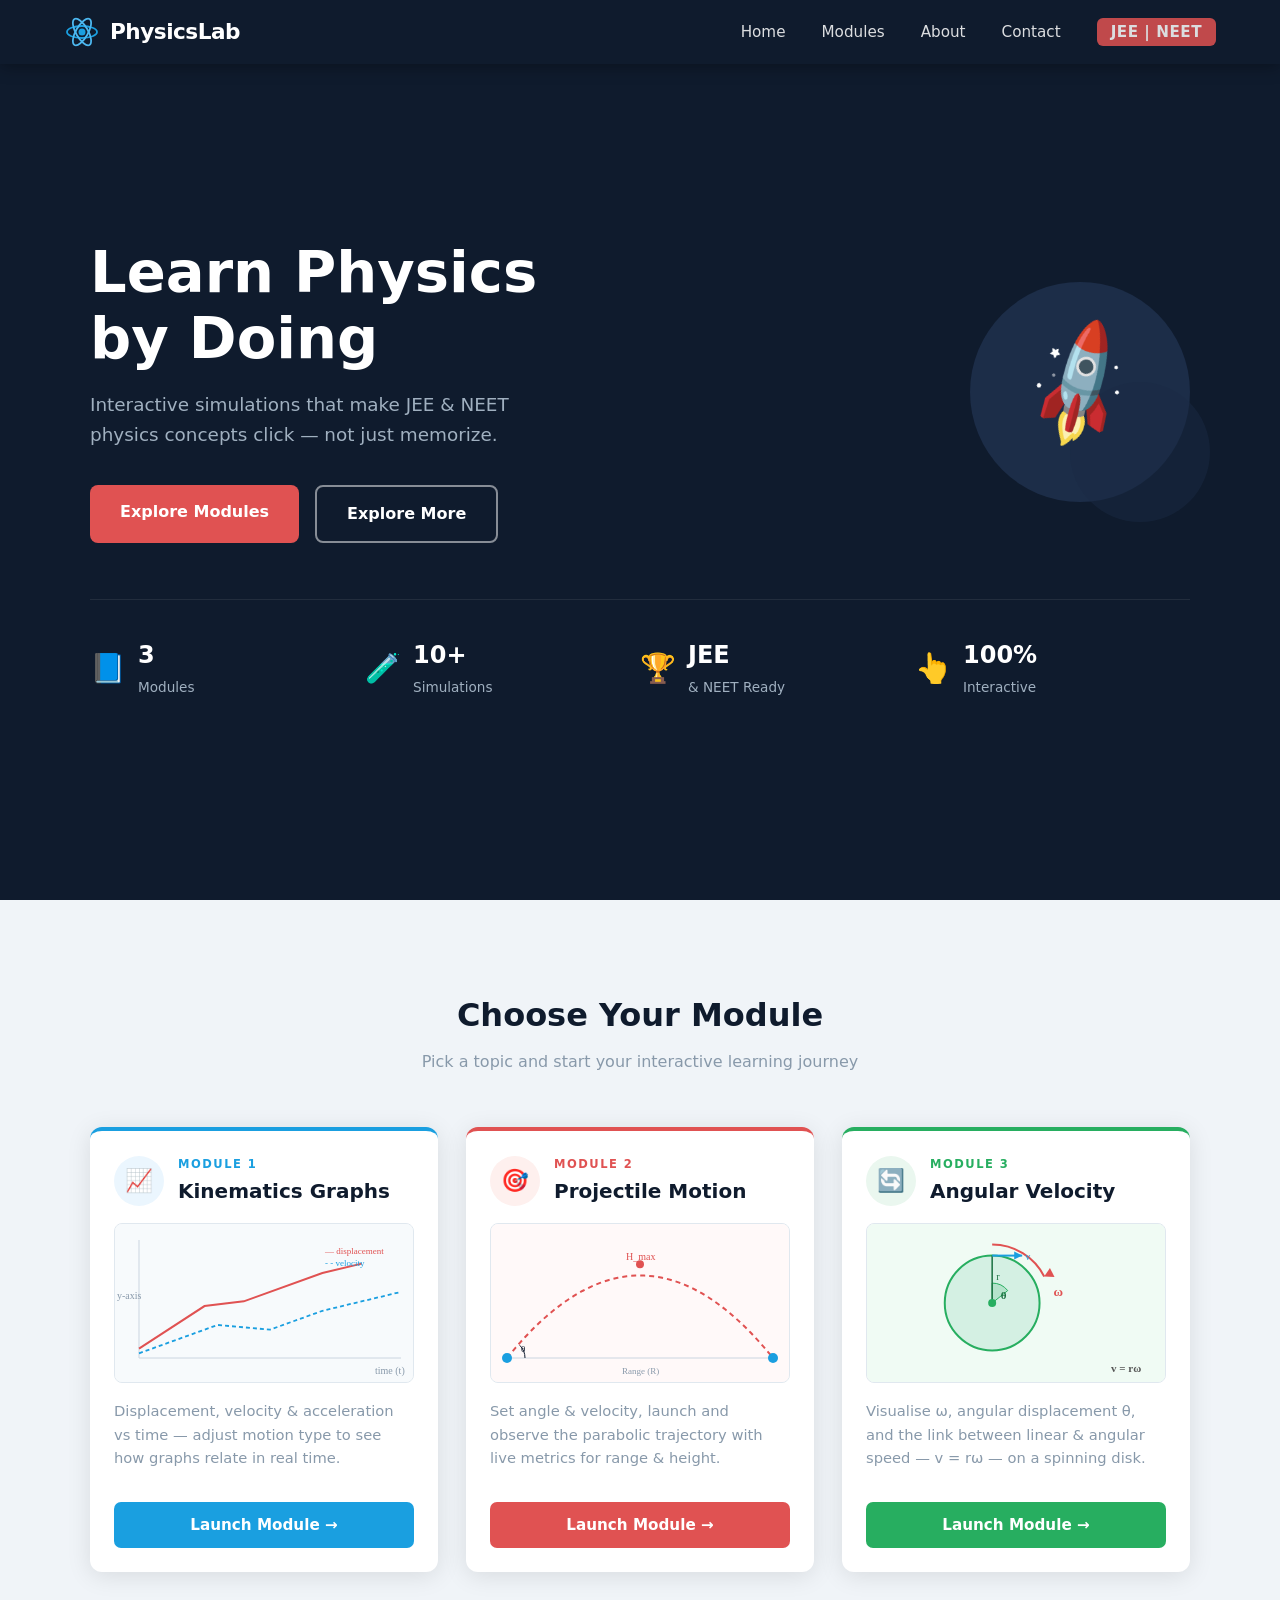
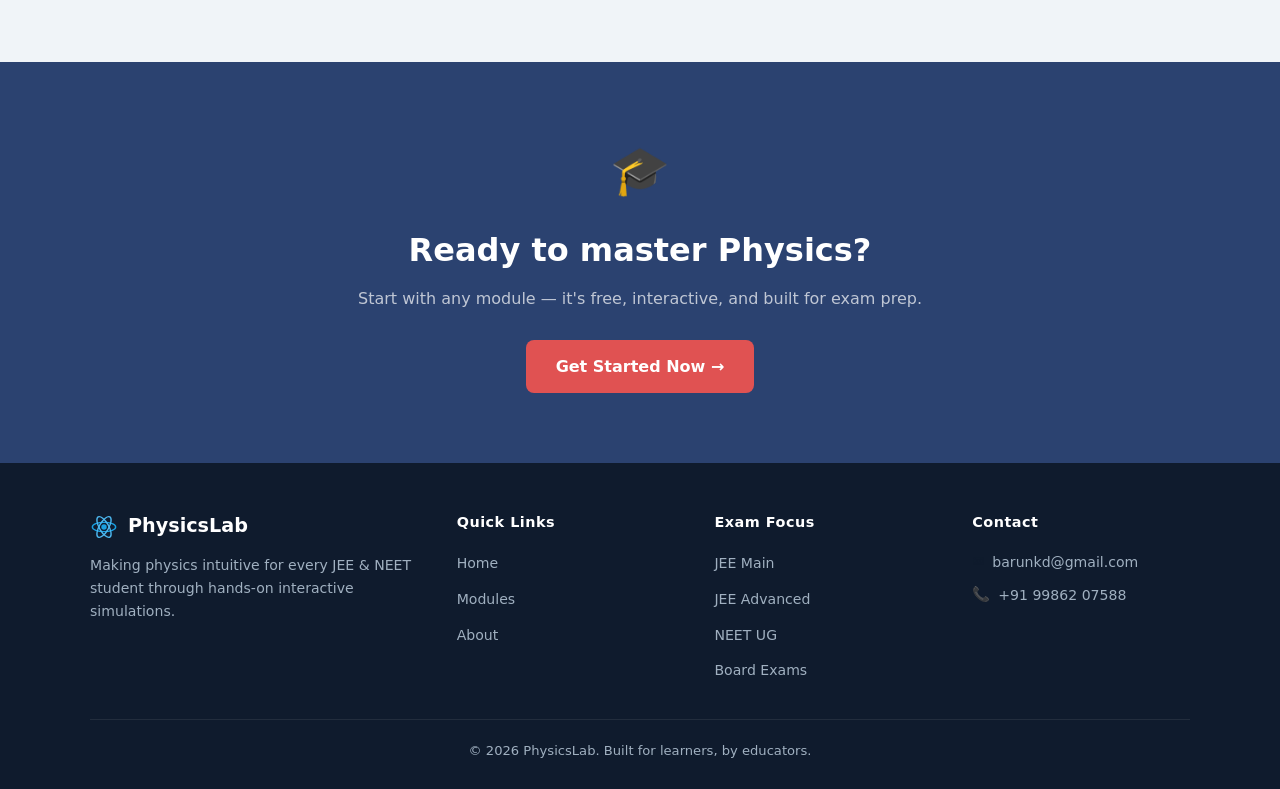
<file: index.html>
<!DOCTYPE html>
<html lang="en">
<head>
  <meta charset="UTF-8" />
  <meta name="viewport" content="width=device-width, initial-scale=1.0" />
  <title>PhysicsLab – Interactive Physics for JEE &amp; NEET</title>
  <link rel="stylesheet" href="styles.css" />
</head>
<body>

<!-- ① NAVBAR -->
<nav id="navbar">
  <a class="nav-logo" href="#home">
    <!-- Atom SVG icon -->
    <svg viewBox="0 0 36 36" fill="none" xmlns="http://www.w3.org/2000/svg">
      <circle cx="18" cy="18" r="3.5" fill="#1A9FE0"/>
      <ellipse cx="18" cy="18" rx="15" ry="6" stroke="#1A9FE0" stroke-width="1.8" fill="none"/>
      <ellipse cx="18" cy="18" rx="15" ry="6" stroke="#4DB8F0" stroke-width="1.8" fill="none" transform="rotate(60 18 18)"/>
      <ellipse cx="18" cy="18" rx="15" ry="6" stroke="#4DB8F0" stroke-width="1.8" fill="none" transform="rotate(120 18 18)"/>
    </svg>
    <span>PhysicsLab</span>
  </a>

  <ul class="nav-links" id="navLinks">
    <li><a href="#home">Home</a></li>
    <li><a href="#modules">Modules</a></li>
    <li><a href="#about-section">About</a></li>
    <li><a href="#footer-cta">Contact</a></li>
    <li><a class="nav-badge" href="#modules">JEE | NEET</a></li>
  </ul>

  <button class="hamburger" id="hamburger" aria-label="Toggle menu">
    <span></span><span></span><span></span>
  </button>
</nav>


<!-- ② HERO -->
<section id="home">
  <div class="hero-inner">
    <div class="hero-text">
      <h1>Learn Physics<br>by Doing</h1>
      <p>Interactive simulations that make JEE &amp; NEET physics concepts click — not just memorize.</p>
      <div class="hero-ctas">
        <a class="btn-primary" href="#modules">Explore Modules</a>
        <a class="btn-secondary" href="#modules">Explore More</a>
      </div>
    </div>
    <div class="hero-visual">
      <div class="hero-circle-bg"></div>
      <div class="hero-circle-sm"></div>
      <div class="hero-rocket">🚀</div>
    </div>
  </div>

  <div class="stats-bar">
    <div class="stat-item">
      <span class="stat-icon">📘</span>
      <div class="stat-text">
        <strong>3</strong>
        <span>Modules</span>
      </div>
    </div>
    <div class="stat-item">
      <span class="stat-icon">🧪</span>
      <div class="stat-text">
        <strong>10+</strong>
        <span>Simulations</span>
      </div>
    </div>
    <div class="stat-item">
      <span class="stat-icon">🏆</span>
      <div class="stat-text">
        <strong>JEE</strong>
        <span>&amp; NEET Ready</span>
      </div>
    </div>
    <div class="stat-item">
      <span class="stat-icon">👆</span>
      <div class="stat-text">
        <strong>100%</strong>
        <span>Interactive</span>
      </div>
    </div>
  </div>
</section>


<!-- ③ MODULE CARDS -->
<section id="modules">
  <div class="section-header">
    <h2>Choose Your Module</h2>
    <p>Pick a topic and start your interactive learning journey</p>
  </div>

  <div class="module-cards-grid">
    <!-- Card 1: Kinematics -->
    <div class="module-card kinematics">
      <div class="card-header">
        <div class="card-icon">📈</div>
        <div class="card-header-text">
          <p class="module-label">Module 1</p>
          <h3>Kinematics Graphs</h3>
        </div>
      </div>
      <div class="card-preview">
        <canvas id="cardCanvasKin" height="160"></canvas>
      </div>
      <div class="card-body">
        Displacement, velocity &amp; acceleration vs time — adjust motion type to see how graphs relate in real time.
      </div>
      <div class="card-footer">
        <a class="btn-module" href="kinematics_02/velocity_acceleration_01.html">Launch Module →</a>
      </div>
    </div>

    <!-- Card 2: Projectile -->
    <div class="module-card projectile">
      <div class="card-header">
        <div class="card-icon">🎯</div>
        <div class="card-header-text">
          <p class="module-label">Module 2</p>
          <h3>Projectile Motion</h3>
        </div>
      </div>
      <div class="card-preview">
        <canvas id="cardCanvasProj" height="160"></canvas>
      </div>
      <div class="card-body">
        Set angle &amp; velocity, launch and observe the parabolic trajectory with live metrics for range &amp; height.
      </div>
      <div class="card-footer">
        <a class="btn-module" href="kinematics_03/projectile_motion_01.html">Launch Module →</a>
      </div>
    </div>

    <!-- Card 3: Angular Velocity -->
    <div class="module-card angular">
      <div class="card-header">
        <div class="card-icon">🔄</div>
        <div class="card-header-text">
          <p class="module-label">Module 3</p>
          <h3>Angular Velocity</h3>
        </div>
      </div>
      <div class="card-preview">
        <canvas id="cardCanvasAngVel" height="160"></canvas>
      </div>
      <div class="card-body">
        Visualise ω, angular displacement θ, and the link between linear &amp; angular speed — v = rω — on a spinning disk.
      </div>
      <div class="card-footer">
        <a class="btn-module" href="kinematics_04/angular_velocity_01.html">Launch Module →</a>
      </div>
    </div>
  </div>
</section>



<!-- ⑥ FOOTER / CTA -->
<section id="footer-cta">
  <span class="cta-icon">🎓</span>
  <h2>Ready to master Physics?</h2>
  <p>Start with any module — it's free, interactive, and built for exam prep.</p>
  <a class="btn-primary" href="#modules">Get Started Now →</a>
</section>

<footer id="about-section">
  <div class="footer-grid">
    <div class="footer-brand">
      <a class="brand-name" href="#home">
        <svg width="28" height="28" viewBox="0 0 36 36" fill="none">
          <circle cx="18" cy="18" r="3.5" fill="#1A9FE0"/>
          <ellipse cx="18" cy="18" rx="15" ry="6" stroke="#1A9FE0" stroke-width="1.8" fill="none"/>
          <ellipse cx="18" cy="18" rx="15" ry="6" stroke="#4DB8F0" stroke-width="1.8" fill="none" transform="rotate(60 18 18)"/>
          <ellipse cx="18" cy="18" rx="15" ry="6" stroke="#4DB8F0" stroke-width="1.8" fill="none" transform="rotate(120 18 18)"/>
        </svg>
        PhysicsLab
      </a>
      <p>Making physics intuitive for every JEE &amp; NEET student through hands-on interactive simulations.</p>
    </div>

    <div class="footer-col">
      <h5>Quick Links</h5>
      <ul>
        <li><a href="#home">Home</a></li>
        <li><a href="#modules">Modules</a></li>
        <li><a href="#about-section">About</a></li>
      </ul>
    </div>

    <div class="footer-col">
      <h5>Exam Focus</h5>
      <ul>
        <li><a href="#">JEE Main</a></li>
        <li><a href="#">JEE Advanced</a></li>
        <li><a href="#">NEET UG</a></li>
        <li><a href="#">Board Exams</a></li>
      </ul>
    </div>

    <div class="footer-col">
      <h5>Contact</h5>
      <ul class="footer-contact-list">
        <li>
          <span class="contact-icon">✉</span>
          <a href="mailto:barunkd@gmail.com">barunkd@gmail.com</a>
        </li>
        <li>
          <span class="contact-icon">📞</span>
          <a href="tel:+919986207588">+91 99862 07588</a>
        </li>
      </ul>
    </div>
  </div>

  <div class="footer-bottom">
    © 2026 PhysicsLab. Built for learners, by educators.
  </div>
</footer>


<script>
/* ================================================
   UTILITY
   ================================================ */
const $ = id => document.getElementById(id);

function dpr() { return window.devicePixelRatio || 1; }

function setupCanvas(canvas) {
  const rect = canvas.getBoundingClientRect();
  const d = dpr();
  canvas.width  = rect.width  * d;
  canvas.height = rect.height * d;
  const ctx = canvas.getContext('2d');
  ctx.scale(d, d);
  return { ctx, W: rect.width, H: rect.height };
}

/* ================================================
   CARD PREVIEW – Kinematics mini-graph
   ================================================ */
function drawKinCard() {
  const canvas = $('cardCanvasKin');
  const { ctx, W, H } = setupCanvas(canvas);
  ctx.clearRect(0, 0, W, H);

  const pad = { l: 24, r: 12, t: 16, b: 24 };
  const gW = W - pad.l - pad.r;
  const gH = H - pad.t - pad.b;

  // background
  ctx.fillStyle = '#F7FAFC';
  ctx.fillRect(0, 0, W, H);

  // axes
  ctx.strokeStyle = '#CBD5E0';
  ctx.lineWidth = 1;
  ctx.beginPath();
  ctx.moveTo(pad.l, pad.t);
  ctx.lineTo(pad.l, pad.t + gH);
  ctx.lineTo(pad.l + gW, pad.t + gH);
  ctx.stroke();

  // labels
  ctx.fillStyle = '#8899AA';
  ctx.font = '10px Segoe UI';
  ctx.fillText('y-axis', 2, pad.t + gH / 2);
  ctx.fillText('time (t)', pad.l + gW - 26, pad.t + gH + 16);

  // displacement line (red solid)
  ctx.strokeStyle = '#E05252';
  ctx.lineWidth = 2;
  ctx.beginPath();
  const pts = [0, 0.1, 0.25, 0.55, 0.4, 0.6, 0.7, 0.9, 0.85, 1];
  for (let i = 0; i < pts.length; i += 2) {
    const x = pad.l + (pts[i] * gW);
    const y = pad.t + gH - (pts[i+1] * gH * 0.8);
    i === 0 ? ctx.moveTo(x, y) : ctx.lineTo(x, y);
  }
  ctx.stroke();

  // velocity line (blue dashed)
  ctx.strokeStyle = '#1A9FE0';
  ctx.lineWidth = 1.8;
  ctx.setLineDash([4, 3]);
  ctx.beginPath();
  const vpts = [0, 0.05, 0.3, 0.35, 0.5, 0.3, 0.7, 0.5, 1, 0.7];
  for (let i = 0; i < vpts.length; i += 2) {
    const x = pad.l + (vpts[i] * gW);
    const y = pad.t + gH - (vpts[i+1] * gH * 0.8);
    i === 0 ? ctx.moveTo(x, y) : ctx.lineTo(x, y);
  }
  ctx.stroke();
  ctx.setLineDash([]);

  // legend
  ctx.font = '9px Segoe UI';
  ctx.fillStyle = '#E05252'; ctx.fillText('— displacement', W - 88, pad.t + 14);
  ctx.fillStyle = '#1A9FE0'; ctx.fillText('- - velocity',    W - 88, pad.t + 26);
}

/* ================================================
   CARD PREVIEW – Projectile mini-graph
   ================================================ */
function drawProjCard() {
  const canvas = $('cardCanvasProj');
  const { ctx, W, H } = setupCanvas(canvas);
  ctx.clearRect(0, 0, W, H);

  ctx.fillStyle = '#FFF9F9';
  ctx.fillRect(0, 0, W, H);

  const pad = { l: 16, r: 16, t: 24, b: 24 };
  const gW = W - pad.l - pad.r;
  const gH = H - pad.t - pad.b;

  // ground
  ctx.strokeStyle = '#CBD5E0';
  ctx.lineWidth = 1;
  ctx.beginPath();
  ctx.moveTo(pad.l, pad.t + gH);
  ctx.lineTo(pad.l + gW, pad.t + gH);
  ctx.stroke();

  // parabola
  ctx.strokeStyle = '#E05252';
  ctx.lineWidth = 2;
  ctx.setLineDash([5, 4]);
  ctx.beginPath();
  const steps = 60;
  for (let i = 0; i <= steps; i++) {
    const t = i / steps;
    const x = pad.l + t * gW;
    const y = pad.t + gH - (4 * gH * 0.75 * t * (1 - t));
    i === 0 ? ctx.moveTo(x, y) : ctx.lineTo(x, y);
  }
  ctx.stroke();
  ctx.setLineDash([]);

  // launch & land dots
  const dotR = 5;
  ctx.fillStyle = '#1A9FE0';
  [[pad.l, pad.t + gH], [pad.l + gW, pad.t + gH]].forEach(([cx, cy]) => {
    ctx.beginPath(); ctx.arc(cx, cy, dotR, 0, Math.PI * 2); ctx.fill();
  });

  // H_max label
  const hx = pad.l + gW / 2;
  const hy = pad.t + gH * 0.02;
  ctx.fillStyle = '#E05252';
  ctx.font = '10px Segoe UI';
  ctx.fillText('H_max', hx - 14, hy + 10);
  ctx.beginPath(); ctx.arc(hx, hy + 14, 4, 0, Math.PI * 2);
  ctx.fill();

  // angle arc
  ctx.strokeStyle = '#0F1B2D'; ctx.lineWidth = 1;
  ctx.beginPath();
  ctx.arc(pad.l, pad.t + gH, 18, -Math.PI / 4, 0);
  ctx.stroke();
  ctx.fillStyle = '#0F1B2D'; ctx.font = '9px Segoe UI';
  ctx.fillText('θ', pad.l + 14, pad.t + gH - 6);

  // Range label
  ctx.fillStyle = '#8899AA'; ctx.font = '9px Segoe UI';
  ctx.fillText('Range (R)', pad.l + gW / 2 - 18, pad.t + gH + 16);
}


/* ================================================
   CARD PREVIEW – Angular Velocity mini-diagram
   ================================================ */
function drawAngVelCard() {
  const canvas = $('cardCanvasAngVel');
  const { ctx, W, H } = setupCanvas(canvas);
  ctx.clearRect(0, 0, W, H);

  ctx.fillStyle = '#F0FBF4';
  ctx.fillRect(0, 0, W, H);

  const cx = W * 0.42, cy = H * 0.50;
  const R = Math.min(W, H) * 0.30;

  // Disk fill
  ctx.beginPath();
  ctx.arc(cx, cy, R, 0, Math.PI * 2);
  ctx.fillStyle = '#D4F0E3';
  ctx.fill();
  ctx.strokeStyle = '#27AE60';
  ctx.lineWidth = 2;
  ctx.stroke();

  // Sector for θ
  const theta = Math.PI / 3.5;
  ctx.beginPath();
  ctx.moveTo(cx, cy);
  ctx.arc(cx, cy, R * 0.42, -Math.PI / 2, -Math.PI / 2 + theta);
  ctx.closePath();
  ctx.fillStyle = 'rgba(39,174,96,0.18)';
  ctx.fill();
  ctx.strokeStyle = '#27AE60';
  ctx.lineWidth = 1;
  ctx.stroke();

  // θ label
  ctx.fillStyle = '#1A7040';
  ctx.font = 'bold 11px Segoe UI';
  ctx.fillText('θ', cx + R * 0.18, cy - R * 0.08);

  // Radius line (12 o'clock)
  ctx.strokeStyle = '#1A7040';
  ctx.lineWidth = 1.5;
  ctx.beginPath();
  ctx.moveTo(cx, cy);
  ctx.lineTo(cx, cy - R);
  ctx.stroke();
  ctx.fillStyle = '#1A7040';
  ctx.font = '10px Segoe UI';
  ctx.fillText('r', cx + 4, cy - R * 0.48);

  // Center dot
  ctx.beginPath();
  ctx.arc(cx, cy, 4, 0, Math.PI * 2);
  ctx.fillStyle = '#27AE60';
  ctx.fill();

  // Curved ω arrow outside disk
  const arcR = R + 11;
  const arcStart = -Math.PI / 2;
  const arcEnd   = arcStart + 1.1;
  ctx.strokeStyle = '#E05252';
  ctx.lineWidth = 2;
  ctx.beginPath();
  ctx.arc(cx, cy, arcR, arcStart, arcEnd);
  ctx.stroke();

  // Arrowhead at end of ω arc
  const ax = cx + arcR * Math.cos(arcEnd);
  const ay = cy + arcR * Math.sin(arcEnd);
  ctx.save();
  ctx.translate(ax, ay);
  ctx.rotate(arcEnd + Math.PI / 2);
  ctx.beginPath();
  ctx.moveTo(0, 0);
  ctx.lineTo(-5, -9);
  ctx.lineTo(5, -9);
  ctx.closePath();
  ctx.fillStyle = '#E05252';
  ctx.fill();
  ctx.restore();

  // ω label
  ctx.fillStyle = '#E05252';
  ctx.font = 'bold 13px Segoe UI';
  ctx.fillText('ω', cx + R + 14, cy - R * 0.15);

  // Linear velocity arrow at top of disk
  const vx = cx, vy = cy - R;
  ctx.strokeStyle = '#1A9FE0';
  ctx.lineWidth = 2;
  ctx.beginPath();
  ctx.moveTo(vx, vy);
  ctx.lineTo(vx + 30, vy);
  ctx.stroke();
  ctx.beginPath();
  ctx.moveTo(vx + 30, vy);
  ctx.lineTo(vx + 22, vy - 4);
  ctx.lineTo(vx + 22, vy + 4);
  ctx.closePath();
  ctx.fillStyle = '#1A9FE0';
  ctx.fill();
  ctx.fillStyle = '#1A9FE0';
  ctx.font = '10px Segoe UI';
  ctx.fillText('v', vx + 33, vy + 4);

  // Formula v = rω
  ctx.fillStyle = '#555';
  ctx.font = 'bold 11px Segoe UI';
  ctx.fillText('v = rω', W - 54, H - 10);
}

/* ================================================
   HAMBURGER MENU
   ================================================ */
$('hamburger').addEventListener('click', () => {
  $('navLinks').classList.toggle('open');
});

/* ================================================
   INIT & RESIZE
   ================================================ */
function initAll() {
  drawKinCard();
  drawProjCard();
  drawAngVelCard();
}

window.addEventListener('load', initAll);
window.addEventListener('resize', () => {
  drawKinCard();
  drawProjCard();
  drawAngVelCard();
});
</script>
</body>
</html>
</file>
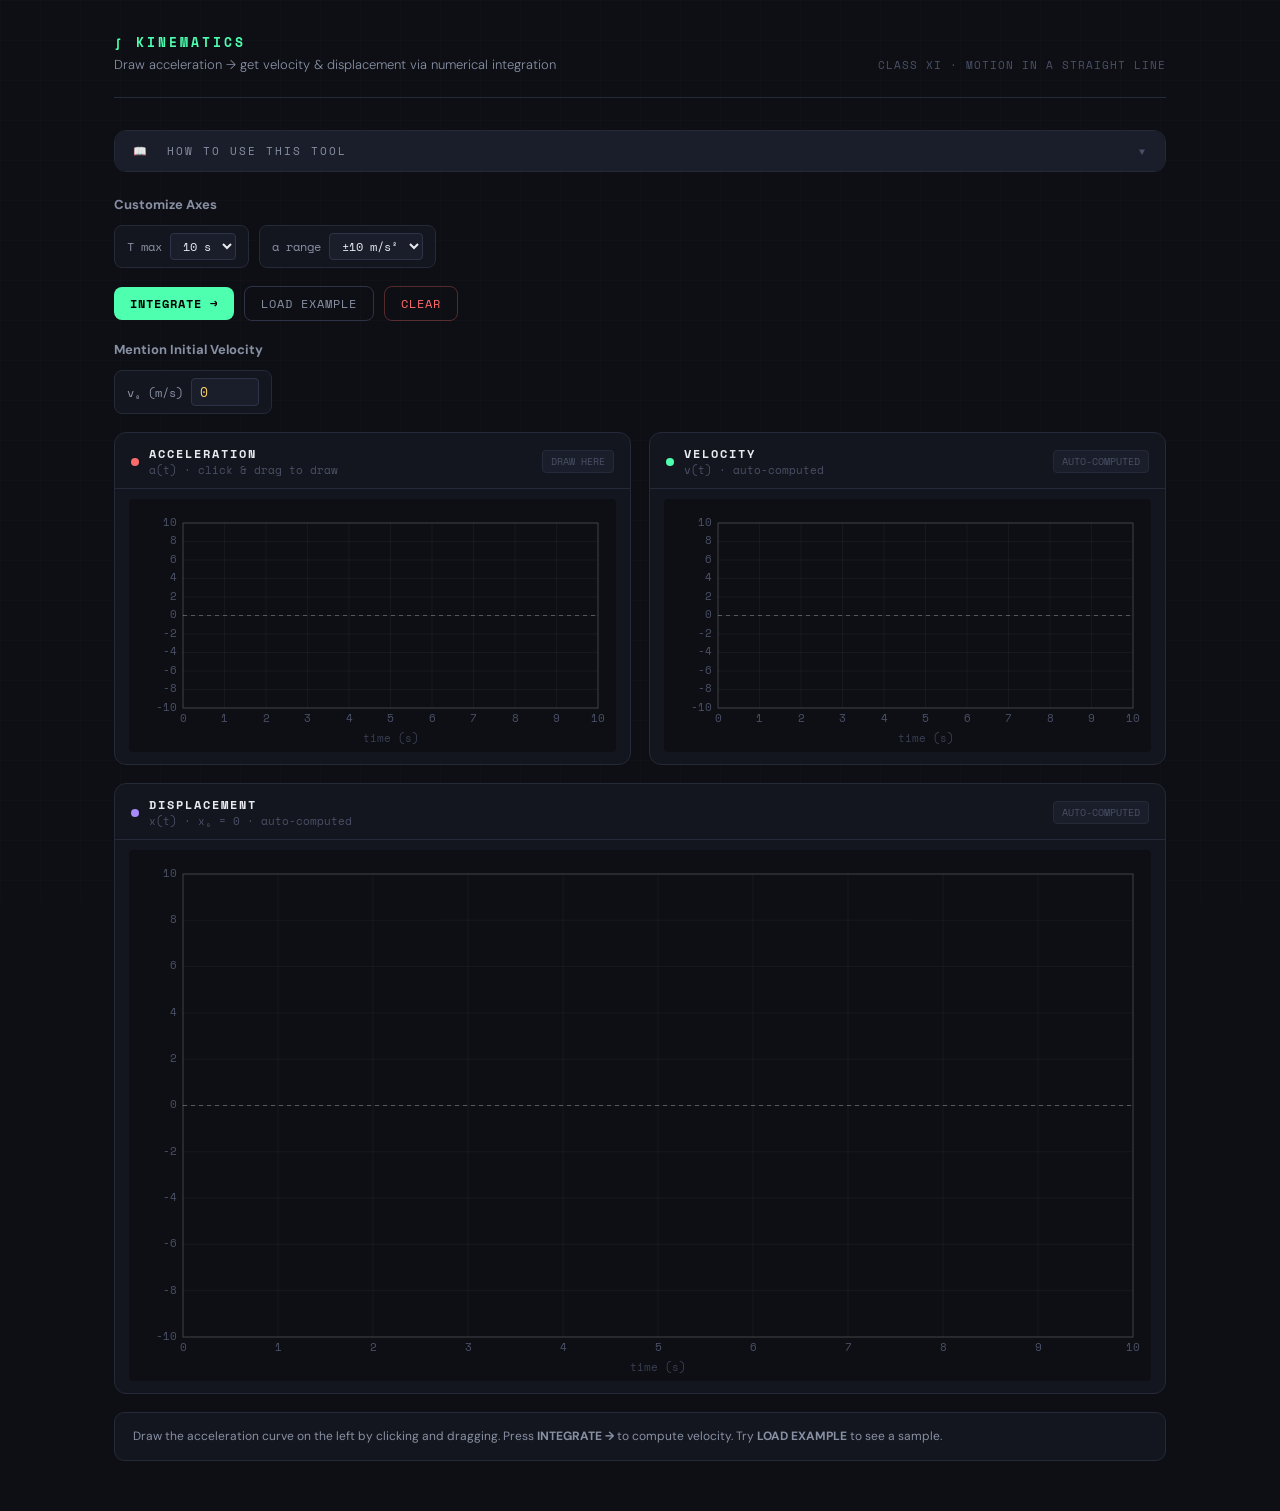
<file: kinematics_01/acceleration_to_velocity.html>
<!DOCTYPE html>
<html lang="en">
<head>
<meta charset="UTF-8">
<meta name="viewport" content="width=device-width, initial-scale=1.0">
<title>Kinematics Graph Tool</title>
<link href="https://fonts.googleapis.com/css2?family=Space+Mono:wght@400;700&family=DM+Sans:wght@300;400;500&display=swap" rel="stylesheet">
<style>
  *, *::before, *::after { box-sizing: border-box; margin: 0; padding: 0; }
  :root {
    --bg: #0d0f14;
    --surface: #13161e;
    --surface2: #1a1e2a;
    --border: #252a38;
    --border2: #2e3447;
    --accent: #4fffb0;
    --accent2: #ff6b6b;
    --accent3: #ffd166;
    --text: #e8eaf0;
    --text2: #8890a4;
    --text3: #4a5066;
    --mono: 'Space Mono', monospace;
    --sans: 'DM Sans', sans-serif;
  }
  body {
    background: var(--bg);
    color: var(--text);
    font-family: var(--sans);
    min-height: 100vh;
    overflow-x: hidden;
  }
  body::before {
    content: '';
    position: fixed;
    inset: 0;
    background-image:
      linear-gradient(rgba(255,255,255,.015) 1px, transparent 1px),
      linear-gradient(90deg, rgba(255,255,255,.015) 1px, transparent 1px);
    background-size: 40px 40px;
    pointer-events: none;
    z-index: 0;
  }
  .app {
    position: relative;
    z-index: 1;
    max-width: 1100px;
    margin: 0 auto;
    padding: 32px 24px;
  }
  header {
    display: flex;
    align-items: flex-end;
    justify-content: space-between;
    margin-bottom: 32px;
    padding-bottom: 24px;
    border-bottom: 1px solid var(--border);
    flex-wrap: wrap;
    gap: 12px;
  }
  .logo-block h1 {
    font-family: var(--mono);
    font-size: 13px;
    font-weight: 700;
    color: var(--accent);
    letter-spacing: 3px;
    text-transform: uppercase;
    margin-bottom: 4px;
  }
  .logo-block p { font-size: 13px; color: var(--text2); font-weight: 300; }
  .header-badge { font-family: var(--mono); font-size: 11px; color: var(--text3); letter-spacing: 1px; }
  .formula-bar { display: flex; gap: 12px; margin-bottom: 24px; flex-wrap: wrap; }
  .formula-pill {
    background: var(--surface);
    border: 1px solid var(--border);
    border-radius: 6px;
    padding: 7px 14px;
    font-family: var(--mono);
    font-size: 12px;
    color: var(--text2);
    display: flex;
    align-items: center;
    gap: 6px;
  }
  .formula-pill .hl { color: var(--accent3); }
  .formula-pill .sym { color: var(--accent); }
  .controls-row {
    display: flex;
    gap: 10px;
    margin-bottom: 18px;
    flex-wrap: wrap;
    align-items: center;
  }
  .control-group {
    display: flex;
    align-items: center;
    gap: 8px;
    background: var(--surface);
    border: 1px solid var(--border);
    border-radius: 8px;
    padding: 7px 12px;
  }
  .control-group label { font-size: 12px; color: var(--text2); font-family: var(--mono); white-space: nowrap; }
  .control-group input[type=number] {
    background: var(--surface2);
    border: 1px solid var(--border2);
    border-radius: 4px;
    color: var(--accent3);
    font-family: var(--mono);
    font-size: 13px;
    padding: 3px 8px;
    width: 68px;
    outline: none;
  }
  .control-group input[type=number]:focus { border-color: var(--accent); }
  .control-group select {
    background: var(--surface2);
    border: 1px solid var(--border2);
    border-radius: 4px;
    color: var(--text);
    font-family: var(--mono);
    font-size: 12px;
    padding: 3px 8px;
    outline: none;
    cursor: pointer;
  }
  .btn {
    padding: 8px 16px;
    border-radius: 8px;
    font-family: var(--mono);
    font-size: 12px;
    letter-spacing: 1px;
    cursor: pointer;
    border: none;
    transition: all .15s;
  }
  .btn-primary { background: var(--accent); color: #000; font-weight: 700; }
  .btn-primary:hover { background: #6fffbc; }
  .btn-ghost { background: transparent; border: 1px solid var(--border2); color: var(--text2); }
  .btn-ghost:hover { border-color: var(--text2); color: var(--text); }
  .btn-danger { background: transparent; border: 1px solid rgba(255,107,107,.3); color: var(--accent2); }
  .btn-danger:hover { background: rgba(255,107,107,.08); }
  .canvas-grid {
    display: grid;
    grid-template-columns: 1fr 1fr;
    gap: 18px;
    margin-bottom: 18px;
  }
  @media (max-width: 680px) { .canvas-grid { grid-template-columns: 1fr; } }
  .graph-card {
    background: var(--surface);
    border: 1px solid var(--border);
    border-radius: 12px;
    overflow: hidden;
  }
  .graph-header {
    display: flex;
    align-items: center;
    justify-content: space-between;
    padding: 12px 16px 10px;
    border-bottom: 1px solid var(--border);
  }
  .graph-title { display: flex; align-items: center; gap: 10px; }
  .dot { width: 8px; height: 8px; border-radius: 50%; flex-shrink: 0; }
  .graph-title h2 { font-family: var(--mono); font-size: 12px; font-weight: 700; letter-spacing: 2px; text-transform: uppercase; }
  .graph-title p { font-size: 11px; color: var(--text3); font-family: var(--mono); }
  .hint-badge {
    font-size: 10px;
    font-family: var(--mono);
    color: var(--text3);
    background: var(--surface2);
    border: 1px solid var(--border);
    border-radius: 4px;
    padding: 3px 8px;
  }
  .canvas-wrap {
    padding: 10px 14px 12px;
    user-select: none;
  }
  canvas {
    display: block;
    cursor: crosshair;
    border-radius: 4px;
    touch-action: none;
  }
  .readout-bar {
    display: flex;
    border-top: 1px solid var(--border);
    font-family: var(--mono);
  }
  .readout-item {
    flex: 1;
    padding: 8px 12px;
    border-right: 1px solid var(--border);
    display: flex;
    flex-direction: column;
    gap: 2px;
  }
  .readout-item:last-child { border-right: none; }
  .readout-label { color: var(--text3); font-size: 10px; letter-spacing: 1px; }
  .readout-value { color: var(--accent3); font-size: 13px; font-weight: 700; }
  .readout-value.green { color: var(--accent); }
  .info-strip {
    background: var(--surface);
    border: 1px solid var(--border);
    border-radius: 10px;
    padding: 14px 18px;
    display: flex;
    gap: 20px;
    align-items: center;
    flex-wrap: wrap;
    margin-bottom: 18px;
  }
  .info-item { display: flex; flex-direction: column; gap: 2px; min-width: 80px; }
  .info-label { font-size: 10px; font-family: var(--mono); color: var(--text3); letter-spacing: 1px; text-transform: uppercase; }
  .info-val { font-size: 18px; font-family: var(--mono); font-weight: 700; }
  .info-sep { width: 1px; background: var(--border); align-self: stretch; }
  .info-note { font-size: 12px; color: var(--text2); line-height: 1.6; flex: 1; min-width: 160px; }

  /* ── Section Analysis Panel ─────────────────────────────── */
  .section-panel {
    background: var(--surface);
    border: 1px solid var(--border);
    border-radius: 12px;
    padding: 0;
    margin-bottom: 18px;
    overflow: hidden;
  }
  .section-panel-header {
    display: flex;
    align-items: center;
    justify-content: space-between;
    padding: 12px 18px;
    border-bottom: 1px solid var(--border);
    background: var(--surface2);
  }
  .section-panel-header h2 {
    font-family: var(--mono);
    font-size: 11px;
    letter-spacing: 2px;
    color: var(--text2);
    text-transform: uppercase;
  }
  .section-tabs {
    display: flex;
    gap: 6px;
    flex-wrap: wrap;
  }
  .section-tab {
    padding: 4px 12px;
    border-radius: 20px;
    font-family: var(--mono);
    font-size: 11px;
    cursor: pointer;
    border: 1px solid var(--border2);
    background: transparent;
    color: var(--text3);
    transition: all .15s;
    letter-spacing: 1px;
  }
  .section-tab.active {
    color: #000;
    font-weight: 700;
  }
  .section-body {
    padding: 16px 18px;
    display: none;
  }
  .section-body.active { display: block; }

  .section-row {
    display: grid;
    grid-template-columns: 120px 1fr;
    gap: 10px 16px;
    padding: 10px 0;
    border-bottom: 1px solid var(--border);
    align-items: start;
  }
  .section-row:last-child { border-bottom: none; }
  .section-row-label {
    font-family: var(--mono);
    font-size: 10px;
    letter-spacing: 1px;
    text-transform: uppercase;
    padding-top: 1px;
  }
  .section-row-label.accel  { color: #ff6b6b; }
  .section-row-label.vel    { color: #4fffb0; }
  .section-row-label.disp   { color: #a78bfa; }
  .section-row-text {
    font-size: 12.5px;
    color: var(--text);
    line-height: 1.65;
  }
  .section-row-text b { color: var(--accent3); }
  .section-time-badge {
    display: inline-block;
    background: var(--surface2);
    border: 1px solid var(--border2);
    border-radius: 4px;
    padding: 2px 8px;
    font-family: var(--mono);
    font-size: 10px;
    color: var(--text2);
    margin-bottom: 8px;
  }
  .delta-badge {
    display: inline-block;
    font-family: var(--mono);
    font-size: 10px;
    color: var(--text3);
    background: var(--surface2);
    border: 1px solid var(--border);
    border-radius: 3px;
    padding: 1px 6px;
    margin-left: 6px;
    vertical-align: middle;
  }

  /* ── How-to Panel ───────────────────────────────────────── */
  .howto-panel {
    background: var(--surface);
    border: 1px solid var(--border);
    border-radius: 12px;
    margin-bottom: 24px;
    overflow: hidden;
  }
  .howto-toggle {
    width: 100%;
    display: flex;
    align-items: center;
    justify-content: space-between;
    padding: 12px 18px;
    background: var(--surface2);
    border: none;
    cursor: pointer;
    color: var(--text2);
    font-family: var(--mono);
    font-size: 11px;
    letter-spacing: 2px;
    text-transform: uppercase;
    transition: background .15s;
  }
  .howto-toggle:hover { background: #1f2433; }
  .howto-toggle .arrow {
    font-size: 10px;
    transition: transform .2s;
    color: var(--text3);
  }
  .howto-toggle.open .arrow { transform: rotate(180deg); }
  .howto-body {
    display: none;
    padding: 16px 20px 20px;
  }
  .howto-body.open { display: block; }
  .howto-section {
    margin-bottom: 16px;
  }
  .howto-section:last-child { margin-bottom: 0; }
  .howto-section-title {
    font-family: var(--mono);
    font-size: 10px;
    letter-spacing: 2px;
    text-transform: uppercase;
    margin-bottom: 8px;
    padding-bottom: 5px;
    border-bottom: 1px solid var(--border);
  }
  .howto-list {
    list-style: none;
    display: flex;
    flex-direction: column;
    gap: 6px;
  }
  .howto-list li {
    display: flex;
    gap: 10px;
    align-items: flex-start;
    font-size: 12.5px;
    color: var(--text2);
    line-height: 1.55;
  }
  .howto-list li .bullet {
    flex-shrink: 0;
    width: 18px;
    height: 18px;
    border-radius: 50%;
    display: flex;
    align-items: center;
    justify-content: center;
    font-family: var(--mono);
    font-size: 9px;
    font-weight: 700;
    color: #000;
    margin-top: 1px;
  }
  .howto-list li b { color: var(--text); }
  .howto-list li code {
    font-family: var(--mono);
    font-size: 11px;
    background: var(--surface2);
    border: 1px solid var(--border2);
    border-radius: 3px;
    padding: 1px 5px;
    color: var(--accent3);
  }
</style>
</head>
<body>
<div class="app">
  <header>
    <div class="logo-block">
      <h1>∫ Kinematics</h1>
      <p>Draw acceleration → get velocity &amp; displacement via numerical integration</p>
    </div>
    <div class="header-badge">CLASS XI · MOTION IN A STRAIGHT LINE</div>
  </header>

  <!-- ── How-To Instructions ────────────────────────────── -->
  <div class="howto-panel">
    <button class="howto-toggle" id="howtoToggle" onclick="this.classList.toggle('open');document.getElementById('howtoBody').classList.toggle('open')">
      <span>📖 &nbsp;How to Use This Tool</span>
      <span class="arrow">▼</span>
    </button>
    <div class="howto-body" id="howtoBody">

      <div class="howto-section">
        <div class="howto-section-title" style="color:#ff6b6b">Step 1 — Draw the Acceleration Curve</div>
        <ul class="howto-list">
          <li><span class="bullet" style="background:#ff6b6b">1</span><span><b>Click and drag</b> on the <b>Acceleration graph</b> (top-left) to draw a straight-line segment. The x-axis is time (s) and the y-axis is acceleration (m/s²).</span></li>
          <li><span class="bullet" style="background:#ff6b6b">2</span><span>Both axes snap to <b>integer values only</b> — time snaps to whole seconds, acceleration snaps to whole m/s².</span></li>
          <li><span class="bullet" style="background:#ff6b6b">3</span><span><b>Draw multiple segments</b> end-to-end to build a piecewise linear acceleration profile. Each new segment connects to the previous one.</span></li>
          <li><span class="bullet" style="background:#ff6b6b">4</span><span>Use the <code>LOAD EXAMPLE</code> button to see a pre-built multi-segment profile.</span></li>
          <li><span class="bullet" style="background:#ff6b6b">5</span><span>Use <code>CLEAR</code> to erase everything and start over.</span></li>
        </ul>
      </div>

      <div class="howto-section">
        <div class="howto-section-title" style="color:#ffd166">Step 2 — Configure Axes &amp; Initial Conditions</div>
        <ul class="howto-list">
          <li><span class="bullet" style="background:#ffd166">1</span><span>Set <b>T max</b> (5 s / 10 s / 20 s) to control how long the time axis is before drawing.</span></li>
          <li><span class="bullet" style="background:#ffd166">2</span><span>Set <b>a range</b> (±5, ±10, ±20 m/s²) to control the vertical scale of the acceleration graph.</span></li>
          <li><span class="bullet" style="background:#ffd166">3</span><span>Enter <b>v₀</b> — the initial velocity at t = 0. Default is 0 m/s. Changing it instantly recomputes all graphs.</span></li>
        </ul>
      </div>

      <div class="howto-section">
        <div class="howto-section-title" style="color:#4fffb0">Step 3 — Integrate to Get Velocity &amp; Displacement</div>
        <ul class="howto-list">
          <li><span class="bullet" style="background:#4fffb0">1</span><span>Click <code>INTEGRATE →</code> (or just finish drawing — it auto-integrates). The <b>Velocity graph</b> is computed via <b>v(t) = v₀ + ∫a dt</b>.</span></li>
          <li><span class="bullet" style="background:#4fffb0">2</span><span>The <b>Displacement graph</b> is then computed via <b>x(t) = ∫v dt</b> with x₀ = 0.</span></li>
          <li><span class="bullet" style="background:#4fffb0">3</span><span>All three graphs share the <b>same time axis</b>, so you can read off corresponding values at any moment.</span></li>
        </ul>
      </div>

      <div class="howto-section">
        <div class="howto-section-title" style="color:#a78bfa">Step 4 — Read the Section Analysis</div>
        <ul class="howto-list">
          <li><span class="bullet" style="background:#a78bfa">1</span><span>After integrating, the graphs are divided into <b>colour-coded sections</b> (S1, S2, S3…). Each section spans between two consecutive time points you chose.</span></li>
          <li><span class="bullet" style="background:#a78bfa">2</span><span>A <b>Section-by-Section Analysis</b> panel appears below the graphs. Click each section tab (S1, S2…) to see its breakdown.</span></li>
          <li><span class="bullet" style="background:#a78bfa">3</span><span>Each section shows three rows:<br>
            &nbsp;&nbsp;• <b style="color:#ff6b6b">Acceleration</b> — what the acceleration is doing (constant, increasing, decreasing, crossing zero).<br>
            &nbsp;&nbsp;• <b style="color:#4fffb0">Velocity</b> — how velocity responds (linear rise/fall, curve, local max/min at zero-crossing).<br>
            &nbsp;&nbsp;• <b style="color:#a78bfa">Displacement</b> — how position changes (linear, concave up/down, local max/min where v = 0).
          </span></li>
          <li><span class="bullet" style="background:#a78bfa">4</span><span>The <b>Δv</b> and <b>Δx</b> badges show the net change in velocity and displacement over each section.</span></li>
        </ul>
      </div>

      <div class="howto-section">
        <div class="howto-section-title" style="color:var(--text3)">Key Physics Reminders</div>
        <ul class="howto-list">
          <li><span class="bullet" style="background:var(--text3)">→</span><span>Where <b>a = constant &gt; 0</b>: velocity rises linearly (straight line with positive slope).</span></li>
          <li><span class="bullet" style="background:var(--text3)">→</span><span>Where <b>a is increasing</b>: velocity curve bends <b>upward</b> (concave up, slope grows).</span></li>
          <li><span class="bullet" style="background:var(--text3)">→</span><span>Where <b>a crosses zero (+ → −)</b>: velocity has a <b>local maximum</b> at that exact time.</span></li>
          <li><span class="bullet" style="background:var(--text3)">→</span><span>Where <b>a crosses zero (− → +)</b>: velocity has a <b>local minimum</b> at that exact time.</span></li>
          <li><span class="bullet" style="background:var(--text3)">→</span><span>Where <b>v crosses zero (+ → −)</b>: displacement has a <b>local maximum</b> at that time.</span></li>
          <li><span class="bullet" style="background:var(--text3)">→</span><span>Where <b>v = constant</b>: displacement increases <b>linearly</b> (straight line).</span></li>
        </ul>
      </div>

    </div>
  </div>

<!--  <div class="formula-bar">
    <div class="formula-pill">
      <span class="sym">v(t)</span><span>=</span>
      <span class="hl">v₀</span><span>+</span>
      <span class="sym">∫ a(t) dt</span>
    </div>
    <div class="formula-pill">
      <span>Euler:</span>
      <span class="sym">vᵢ₊₁ = vᵢ + aᵢ · Δt</span>
    </div>
    <div class="formula-pill">
      <span>Δt =</span><span class="hl">0.05 s</span>
    </div>
  </div> -->
<h1 style="margin-bottom: 12px; font-size: 13px; color: var(--text2);">Customize Axes</h1>
<div class="controls-row">
   <div class="control-group">
      <label>T max</label>
      <select id="tmaxSelect">
        <option value="5">5 s</option>
        <option value="10" selected>10 s</option>
        <option value="20">20 s</option>
      </select>
    </div>
    <div class="control-group">
      <label>a range</label>
      <select id="arangeSelect">
        <option value="5">±5 m/s²</option>
        <option value="10" selected>±10 m/s²</option>
        <option value="20">±20 m/s²</option>
      </select>
    </div>
  </div>

<div class="controls-row">
    <button class="btn btn-primary" id="integrateBtn">INTEGRATE →</button>
    <button class="btn btn-ghost" id="exampleBtn">LOAD EXAMPLE</button>
    <button class="btn btn-danger" id="clearBtn">CLEAR</button>
  </div>

<h1 style="margin-top: 20px; margin-bottom: 12px; font-size: 13px; color: var(--text2);">Mention Initial Velocity</h1>
<div class="controls-row">
  <div class="control-group">
    <label>v₀ (m/s)</label>
    <input type="number" id="v0Input" value="0" step="1" min="-30" max="30">
  </div>
</div>

  <div class="canvas-grid">
    <div class="graph-card">
      <div class="graph-header">
        <div class="graph-title">
          <div class="dot" style="background:#ff6b6b"></div>
          <div><h2>Acceleration</h2><p>a(t) · click &amp; drag to draw</p></div>
        </div>
        <span class="hint-badge" id="drawHint">DRAW HERE</span>
      </div>
      <div class="canvas-wrap" id="accelWrap">
        <canvas id="accelCanvas"></canvas>
      </div>
    </div>

    <div class="graph-card">
      <div class="graph-header">
        <div class="graph-title">
          <div class="dot" style="background:#4fffb0"></div>
          <div><h2>Velocity</h2><p>v(t) · auto-computed</p></div>
        </div>
        <span class="hint-badge">AUTO-COMPUTED</span>
      </div>
      <div class="canvas-wrap" id="velWrap">
        <canvas id="velCanvas"></canvas>
      </div>
    </div>
  </div>

  <div class="graph-card" style="margin-bottom:18px;">
    <div class="graph-header">
      <div class="graph-title">
        <div class="dot" style="background:#a78bfa"></div>
        <div><h2>Displacement</h2><p>x(t) · x₀ = 0 · auto-computed</p></div>
      </div>
      <span class="hint-badge">AUTO-COMPUTED</span>
    </div>
    <div class="canvas-wrap" id="dispWrap">
      <canvas id="dispCanvas"></canvas>
    </div>
  </div>

  <!-- ── Section Analysis Panel ─────────────────────────── -->
  <div class="section-panel" id="sectionPanel" style="display:none;">
    <div class="section-panel-header">
      <h2>Section-by-Section Analysis</h2>
      <div class="section-tabs" id="sectionTabs"></div>
    </div>
    <div id="sectionBodies"></div>
  </div>

  <!-- fallback hint when nothing drawn yet -->
  <div class="info-strip" id="hintStrip">
    <p class="info-note">
      Draw the acceleration curve on the left by clicking and dragging. Press <strong>INTEGRATE →</strong> to compute velocity. Try <strong>LOAD EXAMPLE</strong> to see a sample.
    </p>
  </div>

</div><!-- /.app -->

<script>
// ── Constants ────────────────────────────────────────────────
const PAD = { top: 24, right: 18, bottom: 44, left: 54 };
const CANVAS_ASPECT = 260 / 500; // height / width

let tMax = 10, aRange = 10;
let rawPoints  = [];  // [{t, a}]  — data coordinates
let velPoints  = [];  // [{t, v}]
let dispPoints = [];  // [{t, x}]
let isDrawing = false;
let segStart   = null;  // {t,a} anchor of segment being drawn
let segPreview = null;  // {t,a} live drag endpoint
let sections   = [];  // [{t1,t2,a1,a2,label,color,lineColor}] — numbered sections

const accelCanvas = document.getElementById('accelCanvas');
const velCanvas   = document.getElementById('velCanvas');
const dispCanvas  = document.getElementById('dispCanvas');
const accelWrap   = document.getElementById('accelWrap');
const velWrap     = document.getElementById('velWrap');
const dispWrap    = document.getElementById('dispWrap');
const ac = accelCanvas.getContext('2d');
const vc = velCanvas.getContext('2d');
const dc = dispCanvas.getContext('2d');

// ── Canvas sizing ────────────────────────────────────────────
// Key fix: canvas.width/height must equal the PHYSICAL pixel dimensions
// (displayWidth * devicePixelRatio). The CSS size is set separately.
function sizeCanvas(canvas, wrap) {
  const dpr  = window.devicePixelRatio || 1;
  const padX = 28; // canvas-wrap has 14px padding each side
  const cssW = wrap.clientWidth - padX;
  const cssH = Math.round(cssW * CANVAS_ASPECT);
  canvas.style.width  = cssW + 'px';
  canvas.style.height = cssH + 'px';
  canvas.width  = Math.round(cssW * dpr);
  canvas.height = Math.round(cssH * dpr);
}

function sizeAll() {
  sizeCanvas(accelCanvas, accelWrap);
  sizeCanvas(velCanvas,   velWrap);
  sizeCanvas(dispCanvas,  dispWrap);
}

// ── Coordinate helpers (CSS-pixel space) ────────────────────
function cssW(canvas) { return parseFloat(canvas.style.width)  || canvas.width; }
function cssH(canvas) { return parseFloat(canvas.style.height) || canvas.height; }
function plotW(canvas) { return cssW(canvas) - PAD.left - PAD.right; }
function plotH(canvas) { return cssH(canvas) - PAD.top  - PAD.bottom; }

function toPX(canvas, t)      { return PAD.left + (t / tMax) * plotW(canvas); }
function toPY(canvas, v, rng) { return PAD.top  + (1 - (v + rng) / (2 * rng)) * plotH(canvas); }
function toDataT(canvas, px)  { return Math.max(0, Math.min(tMax, (px - PAD.left) / plotW(canvas) * tMax)); }
function toDataV(canvas, py, rng) {
  return Math.max(-rng, Math.min(rng, rng - (py - PAD.top) / plotH(canvas) * 2 * rng));
}

// Convert a mouse/touch event to CSS-pixel coords on the canvas
function evtPos(e, canvas) {
  const rect = canvas.getBoundingClientRect();
  const src  = e.touches ? e.touches[0] : e;
  return {
    cx: src.clientX - rect.left,
    cy: src.clientY - rect.top
  };
}

// ── Drawing context helper ───────────────────────────────────
// Always reset the transform to dpr-scaled identity before drawing
function setDPR(ctx, canvas) {
  const dpr = window.devicePixelRatio || 1;
  ctx.setTransform(dpr, 0, 0, dpr, 0, 0);
}

// ── Section palette ──────────────────────────────────────────
const SECTION_COLORS = [
  'rgba(255,193, 80,0.13)', 'rgba( 79,255,176,0.11)',
  'rgba(167,139,250,0.13)', 'rgba(255,107,107,0.11)',
  'rgba( 56,189,248,0.12)', 'rgba(251,146, 60,0.12)'
];
const SECTION_LINE_COLORS = [
  '#ffc150', '#4fffb0', '#a78bfa', '#ff6b6b', '#38bdf8', '#fb923c'
];

// ── Build sections from rawPoints ────────────────────────────
// Each consecutive pair of user vertices is one section.
function buildSections() {
  const sorted = [...rawPoints].sort((a, b) => a.t - b.t);
  // Minimum section width — filters out degenerate point-sections created when
  // the user clicks on or very near an existing timestamp endpoint.
  const minDt = Math.max(0.05, tMax * 0.01);
  sections = [];
  for (let i = 0; i < sorted.length - 1; i++) {
    const dt = sorted[i + 1].t - sorted[i].t;
    if (dt < minDt) continue;  // skip near-zero sections
    sections.push({
      t1: sorted[i].t,
      t2: sorted[i + 1].t,
      a1: sorted[i].a,
      a2: sorted[i + 1].a
    });
  }
  // Number after filtering so labels are always S1, S2, S3…
  sections.forEach((s, i) => {
    const ci = i % SECTION_COLORS.length;
    s.label     = 'S' + (i + 1);
    s.idx       = i;
    s.color     = SECTION_COLORS[ci];
    s.lineColor = SECTION_LINE_COLORS[ci];
  });
}

// ── Draw section overlays on any canvas ──────────────────────
function drawSections(ctx, canvas, yRange) {
  if (!sections.length) return;
  setDPR(ctx, canvas);
  const ph = plotH(canvas);

  sections.forEach(sec => {
    const x1 = toPX(canvas, sec.t1);
    const x2 = toPX(canvas, sec.t2);
    const bw  = x2 - x1;

    // shaded band
    ctx.fillStyle = sec.color;
    ctx.fillRect(x1, PAD.top, bw, ph);

    // right boundary line
    ctx.strokeStyle = sec.lineColor;
    ctx.globalAlpha = 0.55;
    ctx.lineWidth = 1;
    ctx.setLineDash([5, 4]);
    ctx.beginPath();
    ctx.moveTo(x2, PAD.top);
    ctx.lineTo(x2, PAD.top + ph);
    ctx.stroke();
    ctx.setLineDash([]);
    ctx.globalAlpha = 1;

    // label badge centred in band
    const cx = x1 + bw / 2;
    const labelY = PAD.top + 10;
    ctx.font = 'bold 10px "Space Mono", monospace';
    ctx.textAlign = 'center';
    ctx.textBaseline = 'middle';
    const tw = ctx.measureText(sec.label).width + 10;
    const th = 16;
    ctx.fillStyle = sec.lineColor + 'cc';
    ctx.beginPath();
    if (ctx.roundRect) ctx.roundRect(cx - tw / 2, labelY - th / 2, tw, th, 4);
    else ctx.rect(cx - tw / 2, labelY - th / 2, tw, th);
    ctx.fill();
    ctx.fillStyle = '#000';
    ctx.fillText(sec.label, cx, labelY);
  });
}

// ── Grid ─────────────────────────────────────────────────────
function drawGrid(ctx, canvas, range) {
  setDPR(ctx, canvas);
  const W = cssW(canvas), H = cssH(canvas);
  const w = plotW(canvas), h = plotH(canvas);

  ctx.clearRect(0, 0, W, H);
  ctx.fillStyle = '#0d0f14';
  ctx.fillRect(0, 0, W, H);

  const tStep = tMax <= 5 ? 0.5 : tMax <= 10 ? 1 : 2;
  const aStep = range <= 5 ? 1 : range <= 10 ? 2 : 5;

  // background grid
  ctx.strokeStyle = 'rgba(255,255,255,0.04)';
  ctx.lineWidth = 1;
  for (let t = 0; t <= tMax + 0.001; t += tStep) {
    const x = toPX(canvas, t);
    ctx.beginPath(); ctx.moveTo(x, PAD.top); ctx.lineTo(x, PAD.top + h); ctx.stroke();
  }
  for (let a = -range; a <= range + 0.001; a += aStep) {
    const y = toPY(canvas, a, range);
    ctx.beginPath(); ctx.moveTo(PAD.left, y); ctx.lineTo(PAD.left + w, y); ctx.stroke();
  }

  // plot border
  ctx.strokeStyle = 'rgba(255,255,255,0.18)';
  ctx.lineWidth = 1;
  ctx.strokeRect(PAD.left, PAD.top, w, h);

  // zero axis dashed line
  const zy = toPY(canvas, 0, range);
  ctx.strokeStyle = 'rgba(255,255,255,0.28)';
  ctx.lineWidth = 1;
  ctx.setLineDash([4, 4]);
  ctx.beginPath(); ctx.moveTo(PAD.left, zy); ctx.lineTo(PAD.left + w, zy); ctx.stroke();
  ctx.setLineDash([]);

  // x-axis labels
  ctx.fillStyle = '#4a5066';
  ctx.font = '11px "Space Mono", monospace';
  ctx.textAlign = 'center';
  ctx.textBaseline = 'top';
  for (let t = 0; t <= tMax + 0.001; t += tStep) {
    ctx.fillText(t % 1 === 0 ? t : t.toFixed(1), toPX(canvas, t), PAD.top + h + 6);
  }
  ctx.fillStyle = '#3a3f52';
  ctx.fillText('time (s)', PAD.left + w / 2, PAD.top + h + 26);

  // y-axis labels
  ctx.textAlign = 'right';
  ctx.textBaseline = 'middle';
  for (let a = -range; a <= range + 0.001; a += aStep) {
    ctx.fillStyle = '#4a5066';
    ctx.fillText(a, PAD.left - 6, toPY(canvas, a, range));
  }
}

// ── Accel curve ──────────────────────────────────────────────
function drawAccelCurve() {
  drawGrid(ac, accelCanvas, aRange);
  setDPR(ac, accelCanvas);

  // Draw committed segments
  if (rawPoints.length >= 2) {
    // Section overlays first
    drawSections(ac, accelCanvas, aRange);
    setDPR(ac, accelCanvas);

    ac.strokeStyle = '#ff6b6b';
    ac.lineWidth = 2.5;
    ac.lineJoin = 'round';
    ac.lineCap  = 'round';
    ac.shadowColor = 'rgba(255,107,107,0.5)';
    ac.shadowBlur  = 10;
    ac.beginPath();
    rawPoints.forEach((p, i) => {
      const x = toPX(accelCanvas, p.t);
      const y = toPY(accelCanvas, p.a, aRange);
      i === 0 ? ac.moveTo(x, y) : ac.lineTo(x, y);
    });
    ac.stroke();
    ac.shadowBlur = 0;

    // Vertex dots on every committed point
    ac.fillStyle = '#ff6b6b';
    rawPoints.forEach(p => {
      ac.beginPath();
      ac.arc(toPX(accelCanvas, p.t), toPY(accelCanvas, p.a, aRange), 4, 0, Math.PI * 2);
      ac.fill();
    });
  }

  // Live preview of segment being dragged
  if (isDrawing && segStart && segPreview) {
    const x1 = toPX(accelCanvas, segStart.t),   y1 = toPY(accelCanvas, segStart.a,   aRange);
    const x2 = toPX(accelCanvas, segPreview.t), y2 = toPY(accelCanvas, segPreview.a, aRange);
    ac.strokeStyle = 'rgba(255,107,107,0.55)';
    ac.lineWidth = 2;
    ac.setLineDash([6, 4]);
    ac.beginPath();
    ac.moveTo(x1, y1);
    ac.lineTo(x2, y2);
    ac.stroke();
    ac.setLineDash([]);
    ac.fillStyle = 'rgba(255,107,107,0.8)';
    [[x1, y1], [x2, y2]].forEach(([x, y]) => {
      ac.beginPath(); ac.arc(x, y, 5, 0, Math.PI * 2); ac.fill();
    });
  }
}

// ── Velocity curve ───────────────────────────────────────────
function drawVelCurve() {
  if (!velPoints.length) { drawGrid(vc, velCanvas, aRange); return; }

  const vVals    = velPoints.map(p => p.v);
  const vAbsMax  = Math.max(Math.abs(Math.min(...vVals)), Math.abs(Math.max(...vVals)), 2);
  const niceRange = Math.ceil(vAbsMax / 5) * 5 || 5;

  drawGrid(vc, velCanvas, niceRange);
  setDPR(vc, velCanvas);

  // filled area
  const zy = toPY(velCanvas, 0, niceRange);
  vc.fillStyle = 'rgba(79,255,176,0.07)';
  vc.beginPath();
  vc.moveTo(toPX(velCanvas, velPoints[0].t), zy);
  velPoints.forEach(p => vc.lineTo(toPX(velCanvas, p.t), toPY(velCanvas, p.v, niceRange)));
  vc.lineTo(toPX(velCanvas, velPoints[velPoints.length - 1].t), zy);
  vc.closePath();
  vc.fill();

  // velocity line — first pass
  vc.strokeStyle = '#4fffb0';
  vc.lineWidth = 2.5;
  vc.lineJoin = 'round';
  vc.lineCap  = 'round';
  vc.shadowColor = 'rgba(79,255,176,0.5)';
  vc.shadowBlur  = 10;
  vc.beginPath();
  velPoints.forEach((p, i) => {
    const x = toPX(velCanvas, p.t);
    const y = toPY(velCanvas, p.v, niceRange);
    i === 0 ? vc.moveTo(x, y) : vc.lineTo(x, y);
  });
  vc.stroke();
  vc.shadowBlur = 0;

  // section overlays on top of fill, then redraw line above them
  drawSections(vc, velCanvas, niceRange);
  setDPR(vc, velCanvas);
  vc.strokeStyle = '#4fffb0';
  vc.lineWidth = 2.5;
  vc.lineJoin = 'round'; vc.lineCap = 'round';
  vc.shadowColor = 'rgba(79,255,176,0.5)'; vc.shadowBlur = 10;
  vc.beginPath();
  velPoints.forEach((p, i) => {
    const x = toPX(velCanvas, p.t);
    const y = toPY(velCanvas, p.v, niceRange);
    i === 0 ? vc.moveTo(x, y) : vc.lineTo(x, y);
  });
  vc.stroke();
  vc.shadowBlur = 0;
}

// ── Displacement curve ────────────────────────────────────────
function drawDispCurve() {
  if (!dispPoints.length) { drawGrid(dc, dispCanvas, 10); return; }

  const xVals    = dispPoints.map(p => p.x);
  const xAbsMax  = Math.max(Math.abs(Math.min(...xVals)), Math.abs(Math.max(...xVals)), 2);
  const niceRange = Math.ceil(xAbsMax / 5) * 5 || 5;

  drawGrid(dc, dispCanvas, niceRange);
  setDPR(dc, dispCanvas);

  // filled area
  const zy = toPY(dispCanvas, 0, niceRange);
  dc.fillStyle = 'rgba(167,139,250,0.08)';
  dc.beginPath();
  dc.moveTo(toPX(dispCanvas, dispPoints[0].t), zy);
  dispPoints.forEach(p => dc.lineTo(toPX(dispCanvas, p.t), toPY(dispCanvas, p.x, niceRange)));
  dc.lineTo(toPX(dispCanvas, dispPoints[dispPoints.length - 1].t), zy);
  dc.closePath();
  dc.fill();

  // displacement line — first pass
  dc.strokeStyle = '#a78bfa';
  dc.lineWidth = 2.5;
  dc.lineJoin = 'round';
  dc.lineCap  = 'round';
  dc.shadowColor = 'rgba(167,139,250,0.5)';
  dc.shadowBlur  = 10;
  dc.beginPath();
  dispPoints.forEach((p, i) => {
    const x = toPX(dispCanvas, p.t);
    const y = toPY(dispCanvas, p.x, niceRange);
    i === 0 ? dc.moveTo(x, y) : dc.lineTo(x, y);
  });
  dc.stroke();
  dc.shadowBlur = 0;

  // section overlays, then redraw line above them
  drawSections(dc, dispCanvas, niceRange);
  setDPR(dc, dispCanvas);
  dc.strokeStyle = '#a78bfa';
  dc.lineWidth = 2.5;
  dc.lineJoin = 'round'; dc.lineCap = 'round';
  dc.shadowColor = 'rgba(167,139,250,0.5)'; dc.shadowBlur = 10;
  dc.beginPath();
  dispPoints.forEach((p, i) => {
    const x = toPX(dispCanvas, p.t);
    const y = toPY(dispCanvas, p.x, niceRange);
    i === 0 ? dc.moveTo(x, y) : dc.lineTo(x, y);
  });
  dc.stroke();
  dc.shadowBlur = 0;
}
function integrate() {
  if (rawPoints.length < 2) { alert('Draw the acceleration curve first!'); return; }
  const v0 = parseFloat(document.getElementById('v0Input').value) || 0;
  const sorted = [...rawPoints].sort((a, b) => a.t - b.t);
  const DT   = 0.05;
  const tEnd = sorted[sorted.length - 1].t;
  velPoints  = [];
  let v = v0;

  function interpA(t) {
    if (t <= sorted[0].t) return sorted[0].a;
    if (t >= tEnd)        return sorted[sorted.length - 1].a;
    for (let i = 0; i < sorted.length - 1; i++) {
      if (t >= sorted[i].t && t <= sorted[i + 1].t) {
        const f = (t - sorted[i].t) / (sorted[i + 1].t - sorted[i].t);
        return sorted[i].a + f * (sorted[i + 1].a - sorted[i].a);
      }
    }
    return 0;
  }

  for (let t = 0; t <= tEnd + DT / 2; t += DT) {
    velPoints.push({ t: +t.toFixed(4), v: +v.toFixed(4) });
    v += interpA(t) * DT;
  }

  // Integrate velocity → displacement (x₀ = 0)
  dispPoints = [];
  let x = 0;
  for (let i = 0; i < velPoints.length; i++) {
    dispPoints.push({ t: velPoints[i].t, x: +x.toFixed(4) });
    if (i < velPoints.length - 1) x += velPoints[i].v * DT;
  }

  buildSections();
  drawAccelCurve();
  drawVelCurve();
  drawDispCurve();
  updateStats();
}

// ── Stats / Section Panel ────────────────────────────────────
function updateStats() {
  if (!velPoints.length || !rawPoints.length || !sections.length) return;

  function getV(t) {
    for (let i = 0; i < velPoints.length - 1; i++) {
      if (t >= velPoints[i].t && t <= velPoints[i + 1].t) {
        const f = (t - velPoints[i].t) / (velPoints[i + 1].t - velPoints[i].t);
        return velPoints[i].v + f * (velPoints[i + 1].v - velPoints[i].v);
      }
    }
    return velPoints[velPoints.length - 1].v;
  }
  function getX(t) {
    for (let i = 0; i < dispPoints.length - 1; i++) {
      if (t >= dispPoints[i].t && t <= dispPoints[i + 1].t) {
        const f = (t - dispPoints[i].t) / (dispPoints[i + 1].t - dispPoints[i].t);
        return dispPoints[i].x + f * (dispPoints[i + 1].x - dispPoints[i].x);
      }
    }
    return dispPoints[dispPoints.length - 1].x;
  }

  function accelDesc(sec) {
    const { a1, a2 } = sec;
    const da   = a2 - a1;
    const avgA = (a1 + a2) / 2;
    const Z    = aRange * 0.06;
    if (Math.abs(da) < aRange * 0.08) {
      if (Math.abs(avgA) < Z)
        return `Acceleration is <b>constant and zero</b> throughout — no net force acts on the object.`;
      return avgA > 0
        ? `Acceleration is <b>constant and positive</b> at <b>${avgA.toFixed(2)} m/s²</b> — steady force in the forward direction.`
        : `Acceleration is <b>constant and negative</b> at <b>${avgA.toFixed(2)} m/s²</b> — steady force in the backward direction.`;
    }
    if (da > 0) {
      if (a1 < -Z && a2 > Z)
        return `Acceleration <b>increases from ${a1.toFixed(2)} to ${a2.toFixed(2)} m/s²</b>, crossing zero — net force reverses from <b>backward → forward</b> within this section.`;
      return avgA > 0
        ? `Acceleration is <b>positive and increasing</b> (${a1.toFixed(2)} → ${a2.toFixed(2)} m/s²) — the forward force is growing stronger.`
        : `Acceleration is <b>negative but rising</b> (${a1.toFixed(2)} → ${a2.toFixed(2)} m/s²) — the backward force is weakening.`;
    }
    if (a1 > Z && a2 < -Z)
      return `Acceleration <b>decreases from ${a1.toFixed(2)} to ${a2.toFixed(2)} m/s²</b>, crossing zero — net force reverses from <b>forward → backward</b> within this section.`;
    return avgA > 0
      ? `Acceleration is <b>positive but decreasing</b> (${a1.toFixed(2)} → ${a2.toFixed(2)} m/s²) — the forward force is dying down.`
      : `Acceleration is <b>negative and more negative</b> (${a1.toFixed(2)} → ${a2.toFixed(2)} m/s²) — the backward force is intensifying.`;
  }

  function velDesc(sec) {
    const { a1, a2, t1, t2 } = sec;
    const v1 = getV(t1), v2 = getV(t2);
    const da  = a2 - a1;
    const avgA = (a1 + a2) / 2;
    const dv  = v2 - v1;
    const dvStr = `<span class="delta-badge">Δv = ${dv >= 0 ? '+' : ''}${dv.toFixed(2)} m/s</span>`;
    const Z = aRange * 0.06;

    if (a1 < -Z && a2 > Z) {
      const tz = t1 + (t2 - t1) * (-a1) / (a2 - a1);
      return `Acceleration crosses zero (negative → positive) at <b>t ≈ ${tz.toFixed(2)} s</b>.<br>
▸ Before t = ${tz.toFixed(2)} s: a is still negative → velocity is <b>still decreasing</b>.<br>
▸ At t = ${tz.toFixed(2)} s: velocity reaches a <b>local minimum (trough)</b> on the graph.<br>
▸ After t = ${tz.toFixed(2)} s: a is positive → velocity <b>starts increasing</b>.<br>
The velocity graph has a <b>turning point (minimum)</b> exactly where a = 0. ${dvStr}`;
    }
    if (a1 > Z && a2 < -Z) {
      const tz = t1 + (t2 - t1) * a1 / (a1 - a2);
      return `Acceleration crosses zero (positive → negative) at <b>t ≈ ${tz.toFixed(2)} s</b>.<br>
▸ Before t = ${tz.toFixed(2)} s: a is still positive → velocity is <b>still increasing</b>.<br>
▸ At t = ${tz.toFixed(2)} s: velocity reaches a <b>local maximum (peak)</b> on the graph.<br>
▸ After t = ${tz.toFixed(2)} s: a is negative → velocity <b>starts decreasing</b>.<br>
The velocity graph has a <b>turning point (maximum)</b> exactly where a = 0. ${dvStr}`;
    }

    if (Math.abs(da) < aRange * 0.08) {
      if (Math.abs(avgA) < Z)
        return `Acceleration ≈ 0 → velocity is <b>constant at ${v1.toFixed(2)} m/s</b>. The velocity graph is a <b>horizontal flat line</b>. ${dvStr}`;
      return avgA > 0
        ? `Constant positive acceleration (${avgA.toFixed(2)} m/s²) → velocity <b>increases linearly</b> from ${v1.toFixed(2)} to ${v2.toFixed(2)} m/s. Velocity graph is a <b>straight line with constant upward slope = ${avgA.toFixed(2)}</b>. ${dvStr}`
        : `Constant negative acceleration (${avgA.toFixed(2)} m/s²) → velocity <b>decreases linearly</b> from ${v1.toFixed(2)} to ${v2.toFixed(2)} m/s. Velocity graph is a <b>straight line with constant downward slope = ${avgA.toFixed(2)}</b>. ${dvStr}`;
    }
    if (da > 0) {
      return avgA > 0
        ? `Acceleration is positive and <b>increasing</b> → velocity rises at a <b>growing rate</b> (${v1.toFixed(2)} → ${v2.toFixed(2)} m/s). The velocity graph bends <b>upward (convex curve, slope increases)</b>. ${dvStr}`
        : `Acceleration is negative but <b>becoming less negative</b> → velocity still falls but <b>more slowly</b> (${v1.toFixed(2)} → ${v2.toFixed(2)} m/s). Velocity graph <b>flattens toward zero</b> (concave up, slope approaching 0). ${dvStr}`;
    }
    return avgA > 0
      ? `Acceleration is positive but <b>decreasing</b> → velocity still rises but at a <b>slowing rate</b> (${v1.toFixed(2)} → ${v2.toFixed(2)} m/s). Velocity graph bends <b>downward (concave down, slope shrinks)</b>. ${dvStr}`
      : `Acceleration is negative and <b>becoming more negative</b> → velocity falls <b>faster and faster</b> (${v1.toFixed(2)} → ${v2.toFixed(2)} m/s). Velocity graph curves <b>steeply downward</b>. ${dvStr}`;
  }

  function dispDesc(sec) {
    const { t1, t2 } = sec;
    const v1 = getV(t1), v2 = getV(t2);
    const dx  = getX(t2) - getX(t1);
    const dxStr = `<span class="delta-badge">Δx = ${dx >= 0 ? '+' : ''}${dx.toFixed(2)} m</span>`;
    const Z = 0.3;

    if (v1 > Z && v2 < -Z) {
      const tz = t1 + (t2 - t1) * v1 / (v1 - v2);
      return `Velocity crosses zero (positive → negative) at <b>t ≈ ${tz.toFixed(2)} s</b>.<br>
▸ Before: object moves forward → displacement <b>still increasing</b>.<br>
▸ At t = ${tz.toFixed(2)} s: displacement reaches a <b>local maximum (peak)</b>.<br>
▸ After: object moves backward → displacement <b>decreases</b>.<br>
Displacement graph has a <b>peak</b> where velocity = 0. ${dxStr}`;
    }
    if (v1 < -Z && v2 > Z) {
      const tz = t1 + (t2 - t1) * (-v1) / (v2 - v1);
      return `Velocity crosses zero (negative → positive) at <b>t ≈ ${tz.toFixed(2)} s</b>.<br>
▸ Before: object moves backward → displacement <b>still decreasing</b>.<br>
▸ At t = ${tz.toFixed(2)} s: displacement reaches a <b>local minimum (trough)</b>.<br>
▸ After: object moves forward → displacement <b>increases</b>.<br>
Displacement graph has a <b>trough</b> where velocity = 0. ${dxStr}`;
    }

    const avgV = (v1 + v2) / 2;
    if (Math.abs(avgV) < Z) return `Velocity ≈ 0 → object nearly stationary. Displacement <b>barely changes</b>. ${dxStr}`;
    const vda = v2 - v1;
    if (v1 >= 0 && v2 >= 0) {
      if (Math.abs(vda) < 0.5) return `Velocity is roughly constant (~${avgV.toFixed(2)} m/s) → displacement <b>increases linearly</b>. Graph is a <b>straight upward line</b>. ${dxStr}`;
      return vda > 0
        ? `Velocity positive and <b>increasing</b> (${v1.toFixed(2)} → ${v2.toFixed(2)} m/s) → displacement <b>increases at a growing rate</b>. Graph curves <b>upward (concave up)</b>. ${dxStr}`
        : `Velocity positive but <b>decreasing</b> (${v1.toFixed(2)} → ${v2.toFixed(2)} m/s) → displacement <b>still increases but slower</b>. Graph bends <b>down (concave down)</b> though x is still rising. ${dxStr}`;
    }
    if (v1 <= 0 && v2 <= 0) {
      if (Math.abs(vda) < 0.5) return `Velocity is roughly constant (~${avgV.toFixed(2)} m/s, negative) → displacement <b>decreases linearly</b>. Graph is a <b>straight downward line</b>. ${dxStr}`;
      return vda < 0
        ? `Velocity negative and <b>becoming more negative</b> (${v1.toFixed(2)} → ${v2.toFixed(2)} m/s) → displacement <b>decreases at an accelerating rate</b>. Graph curves <b>steeply downward</b>. ${dxStr}`
        : `Velocity negative but <b>recovering</b> (${v1.toFixed(2)} → ${v2.toFixed(2)} m/s) → displacement <b>still decreasing but slowing</b>. Graph <b>flattens</b>. ${dxStr}`;
    }
    return `Velocity changes sign (${v1.toFixed(2)} → ${v2.toFixed(2)} m/s) → displacement has a <b>turning point</b> in this section. ${dxStr}`;
  }

  // ── Build tabbed section panel ────────────────────────────
  const tabsEl   = document.getElementById('sectionTabs');
  const bodiesEl = document.getElementById('sectionBodies');
  tabsEl.innerHTML   = '';
  bodiesEl.innerHTML = '';

  sections.forEach((sec, i) => {
    const lc      = SECTION_LINE_COLORS[i % SECTION_LINE_COLORS.length];
    const isFirst = i === 0;

    const tab = document.createElement('button');
    tab.className = 'section-tab' + (isFirst ? ' active' : '');
    tab.textContent = sec.label;
    tab.style.borderColor = lc + '88';
    if (isFirst) { tab.style.background = lc; tab.style.color = '#000'; }
    tab.dataset.idx = i;
    tabsEl.appendChild(tab);

    const body = document.createElement('div');
    body.className = 'section-body' + (isFirst ? ' active' : '');
    body.dataset.idx = i;
    body.innerHTML =
      `<div class="section-time-badge">t = ${sec.t1.toFixed(2)} s → ${sec.t2.toFixed(2)} s &nbsp;|&nbsp; duration = ${(sec.t2 - sec.t1).toFixed(2)} s</div>` +
      `<div class="section-row"><div class="section-row-label accel">Acceleration</div><div class="section-row-text">${accelDesc(sec)}</div></div>` +
      `<div class="section-row"><div class="section-row-label vel">Velocity</div><div class="section-row-text">${velDesc(sec)}</div></div>` +
      `<div class="section-row"><div class="section-row-label disp">Displacement</div><div class="section-row-text">${dispDesc(sec)}</div></div>`;
    bodiesEl.appendChild(body);
  });

  tabsEl.querySelectorAll('.section-tab').forEach(tab => {
    tab.addEventListener('click', () => {
      const idx = +tab.dataset.idx;
      const lc  = SECTION_LINE_COLORS[idx % SECTION_LINE_COLORS.length];
      tabsEl.querySelectorAll('.section-tab').forEach(t => {
        t.classList.remove('active'); t.style.background = 'transparent'; t.style.color = '';
      });
      tab.classList.add('active'); tab.style.background = lc; tab.style.color = '#000';
      bodiesEl.querySelectorAll('.section-body').forEach(b => {
        b.classList.toggle('active', +b.dataset.idx === idx);
      });
    });
  });

  document.getElementById('sectionPanel').style.display = 'block';
  document.getElementById('hintStrip').style.display    = 'none';
}

// ── Drawing events (straight-line segments) ─────────────────
function startDraw(e) {
  e.preventDefault();
  const { cx, cy } = evtPos(e, accelCanvas);
  if (cx < PAD.left - 8 || cx > cssW(accelCanvas) - PAD.right + 8) return;
  isDrawing  = true;
  segStart   = { t: Math.round(toDataT(accelCanvas, cx)), a: Math.round(toDataV(accelCanvas, cy, aRange)) };
  segPreview = { ...segStart };
  velPoints  = [];
  dispPoints = [];
  drawGrid(vc, velCanvas,  aRange);
  drawGrid(dc, dispCanvas, aRange);
  document.getElementById('drawHint').textContent = 'DRAWING...';
  document.getElementById('sectionPanel').style.display = 'none';
  document.getElementById('hintStrip').style.display    = 'block';
  drawAccelCurve();
}

function moveDraw(e) {
  if (!isDrawing) return;
  e.preventDefault();
  const { cx, cy } = evtPos(e, accelCanvas);
  segPreview = { t: Math.round(toDataT(accelCanvas, cx)), a: Math.round(toDataV(accelCanvas, cy, aRange)) };
  drawAccelCurve();
}

function endDraw() {
  if (!isDrawing) return;
  isDrawing = false;
  if (!segStart || !segPreview) { segStart = segPreview = null; return; }

  // Ensure left-to-right order
  let p1 = segStart, p2 = segPreview;
  if (p1.t > p2.t) { [p1, p2] = [p2, p1]; }

  // Replace any existing rawPoints that fall inside this segment's t-range
  rawPoints = rawPoints.filter(p => p.t < p1.t - 0.001 || p.t > p2.t + 0.001);
  rawPoints.push({ t: p1.t, a: p1.a }, { t: p2.t, a: p2.a });
  rawPoints.sort((a, b) => a.t - b.t);

  segStart = segPreview = null;
  document.getElementById('drawHint').textContent = rawPoints.length >= 2 ? 'READY' : 'DRAW MORE';
  drawAccelCurve();
  if (rawPoints.length >= 2) integrate();
}

accelCanvas.addEventListener('mousedown', startDraw);
accelCanvas.addEventListener('mousemove', moveDraw);
window.addEventListener('mouseup', endDraw);
accelCanvas.addEventListener('touchstart', startDraw, { passive: false });
accelCanvas.addEventListener('touchmove',  moveDraw,  { passive: false });
window.addEventListener('touchend', endDraw);

// ── Buttons ──────────────────────────────────────────────────
document.getElementById('integrateBtn').onclick = integrate;

document.getElementById('clearBtn').onclick = () => {
  rawPoints = []; velPoints = []; dispPoints = []; sections = [];
  segStart = segPreview = null;
  drawGrid(ac, accelCanvas, aRange);
  drawGrid(vc, velCanvas,   aRange);
  drawGrid(dc, dispCanvas,  aRange);
  document.getElementById('drawHint').textContent = 'DRAW HERE';
  document.getElementById('sectionPanel').style.display = 'none';
  document.getElementById('hintStrip').style.display    = 'block';
};

document.getElementById('exampleBtn').onclick = () => {
  rawPoints = [
    {t:0,a:0},{t:0.5,a:3},{t:1,a:5},{t:1.5,a:6},{t:2,a:6},
    {t:2.5,a:5},{t:3,a:3},{t:3.5,a:0},{t:4,a:0},{t:4.5,a:-2},
    {t:5,a:-5},{t:5.5,a:-7},{t:6,a:-7},{t:6.5,a:-5},{t:7,a:-3},
    {t:7.5,a:-1},{t:8,a:0}
  ];
  document.getElementById('drawHint').textContent   = 'EXAMPLE';
  drawAccelCurve();
  integrate();
};

document.getElementById('tmaxSelect').onchange = function () {
  tMax = +this.value;
  rawPoints = []; velPoints = []; dispPoints = []; sections = [];
  drawGrid(ac, accelCanvas, aRange);
  drawGrid(vc, velCanvas,   aRange);
  drawGrid(dc, dispCanvas,  aRange);
  document.getElementById('sectionPanel').style.display = 'none';
  document.getElementById('hintStrip').style.display    = 'block';
};

document.getElementById('arangeSelect').onchange = function () {
  aRange = +this.value;
  rawPoints = []; velPoints = []; dispPoints = []; sections = [];
  drawGrid(ac, accelCanvas, aRange);
  drawGrid(vc, velCanvas,   aRange);
  drawGrid(dc, dispCanvas,  aRange);
  document.getElementById('sectionPanel').style.display = 'none';
  document.getElementById('hintStrip').style.display    = 'block';
};

document.getElementById('v0Input').oninput = function () {
  if (rawPoints.length > 2) integrate();
};

// ── Init ─────────────────────────────────────────────────────
window.addEventListener('resize', () => {
  sizeAll();
  drawAccelCurve();
  drawVelCurve();
  drawDispCurve();
});

// Use requestAnimationFrame so the layout has finished before we measure widths
requestAnimationFrame(() => {
  sizeAll();
  drawGrid(ac, accelCanvas, aRange);
  drawGrid(vc, velCanvas,   aRange);
  drawGrid(dc, dispCanvas,  aRange);
});
</script>
</body>
</html>
</file>
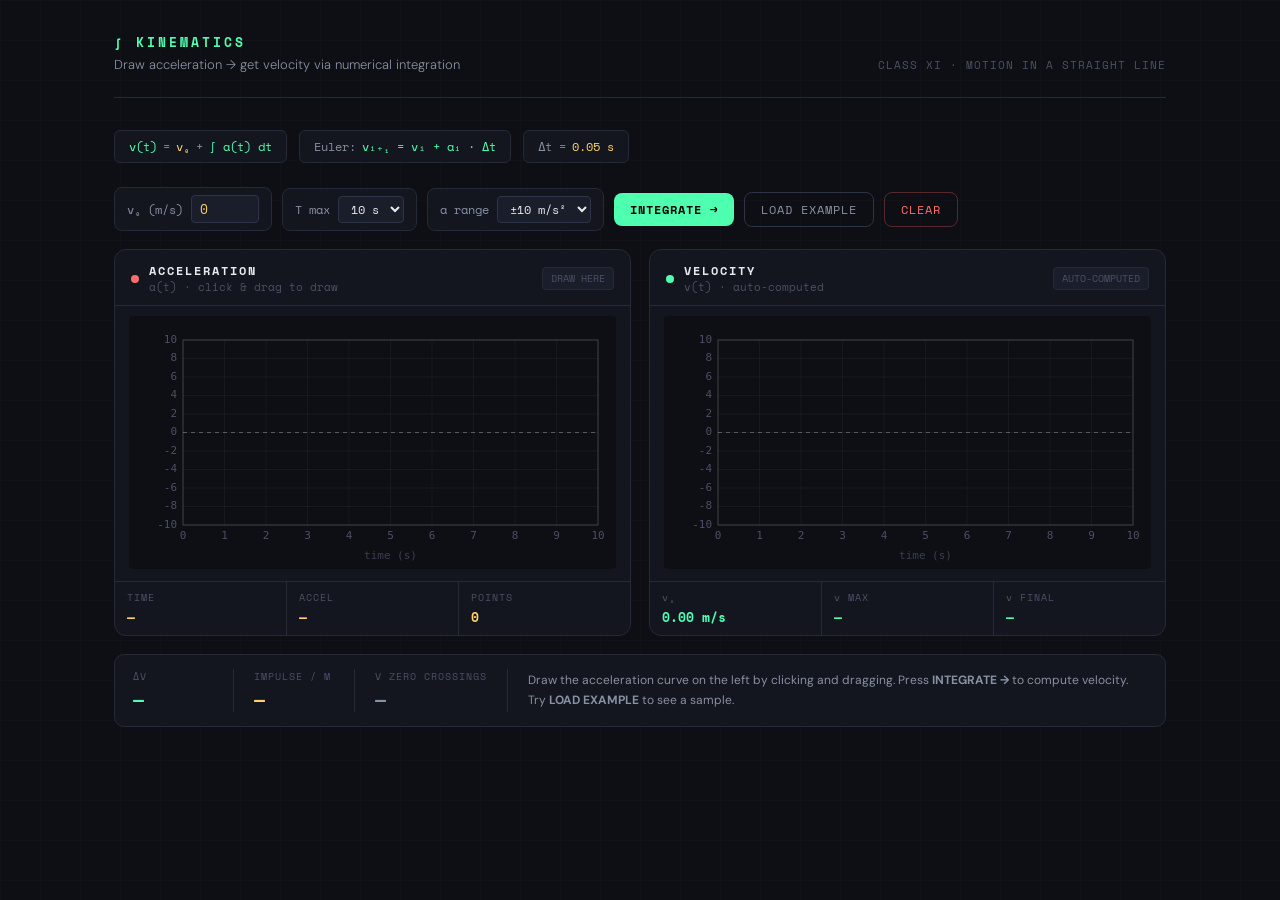
<file: kinematics_01/accleration_to_velocity.html>
<!DOCTYPE html>
<html lang="en">
<head>
<meta charset="UTF-8">
<meta name="viewport" content="width=device-width, initial-scale=1.0">
<title>Kinematics Graph Tool</title>
<link href="https://fonts.googleapis.com/css2?family=Space+Mono:wght@400;700&family=DM+Sans:wght@300;400;500&display=swap" rel="stylesheet">
<style>
  *, *::before, *::after { box-sizing: border-box; margin: 0; padding: 0; }
  :root {
    --bg: #0d0f14;
    --surface: #13161e;
    --surface2: #1a1e2a;
    --border: #252a38;
    --border2: #2e3447;
    --accent: #4fffb0;
    --accent2: #ff6b6b;
    --accent3: #ffd166;
    --text: #e8eaf0;
    --text2: #8890a4;
    --text3: #4a5066;
    --mono: 'Space Mono', monospace;
    --sans: 'DM Sans', sans-serif;
  }
  body {
    background: var(--bg);
    color: var(--text);
    font-family: var(--sans);
    min-height: 100vh;
    overflow-x: hidden;
  }
  body::before {
    content: '';
    position: fixed;
    inset: 0;
    background-image:
      linear-gradient(rgba(255,255,255,.015) 1px, transparent 1px),
      linear-gradient(90deg, rgba(255,255,255,.015) 1px, transparent 1px);
    background-size: 40px 40px;
    pointer-events: none;
    z-index: 0;
  }
  .app {
    position: relative;
    z-index: 1;
    max-width: 1100px;
    margin: 0 auto;
    padding: 32px 24px;
  }
  header {
    display: flex;
    align-items: flex-end;
    justify-content: space-between;
    margin-bottom: 32px;
    padding-bottom: 24px;
    border-bottom: 1px solid var(--border);
    flex-wrap: wrap;
    gap: 12px;
  }
  .logo-block h1 {
    font-family: var(--mono);
    font-size: 13px;
    font-weight: 700;
    color: var(--accent);
    letter-spacing: 3px;
    text-transform: uppercase;
    margin-bottom: 4px;
  }
  .logo-block p { font-size: 13px; color: var(--text2); font-weight: 300; }
  .header-badge { font-family: var(--mono); font-size: 11px; color: var(--text3); letter-spacing: 1px; }
  .formula-bar { display: flex; gap: 12px; margin-bottom: 24px; flex-wrap: wrap; }
  .formula-pill {
    background: var(--surface);
    border: 1px solid var(--border);
    border-radius: 6px;
    padding: 7px 14px;
    font-family: var(--mono);
    font-size: 12px;
    color: var(--text2);
    display: flex;
    align-items: center;
    gap: 6px;
  }
  .formula-pill .hl { color: var(--accent3); }
  .formula-pill .sym { color: var(--accent); }
  .controls-row {
    display: flex;
    gap: 10px;
    margin-bottom: 18px;
    flex-wrap: wrap;
    align-items: center;
  }
  .control-group {
    display: flex;
    align-items: center;
    gap: 8px;
    background: var(--surface);
    border: 1px solid var(--border);
    border-radius: 8px;
    padding: 7px 12px;
  }
  .control-group label { font-size: 12px; color: var(--text2); font-family: var(--mono); white-space: nowrap; }
  .control-group input[type=number] {
    background: var(--surface2);
    border: 1px solid var(--border2);
    border-radius: 4px;
    color: var(--accent3);
    font-family: var(--mono);
    font-size: 13px;
    padding: 3px 8px;
    width: 68px;
    outline: none;
  }
  .control-group input[type=number]:focus { border-color: var(--accent); }
  .control-group select {
    background: var(--surface2);
    border: 1px solid var(--border2);
    border-radius: 4px;
    color: var(--text);
    font-family: var(--mono);
    font-size: 12px;
    padding: 3px 8px;
    outline: none;
    cursor: pointer;
  }
  .btn {
    padding: 8px 16px;
    border-radius: 8px;
    font-family: var(--mono);
    font-size: 12px;
    letter-spacing: 1px;
    cursor: pointer;
    border: none;
    transition: all .15s;
  }
  .btn-primary { background: var(--accent); color: #000; font-weight: 700; }
  .btn-primary:hover { background: #6fffbc; }
  .btn-ghost { background: transparent; border: 1px solid var(--border2); color: var(--text2); }
  .btn-ghost:hover { border-color: var(--text2); color: var(--text); }
  .btn-danger { background: transparent; border: 1px solid rgba(255,107,107,.3); color: var(--accent2); }
  .btn-danger:hover { background: rgba(255,107,107,.08); }
  .canvas-grid {
    display: grid;
    grid-template-columns: 1fr 1fr;
    gap: 18px;
    margin-bottom: 18px;
  }
  @media (max-width: 680px) { .canvas-grid { grid-template-columns: 1fr; } }
  .graph-card {
    background: var(--surface);
    border: 1px solid var(--border);
    border-radius: 12px;
    overflow: hidden;
  }
  .graph-header {
    display: flex;
    align-items: center;
    justify-content: space-between;
    padding: 12px 16px 10px;
    border-bottom: 1px solid var(--border);
  }
  .graph-title { display: flex; align-items: center; gap: 10px; }
  .dot { width: 8px; height: 8px; border-radius: 50%; flex-shrink: 0; }
  .graph-title h2 { font-family: var(--mono); font-size: 12px; font-weight: 700; letter-spacing: 2px; text-transform: uppercase; }
  .graph-title p { font-size: 11px; color: var(--text3); font-family: var(--mono); }
  .hint-badge {
    font-size: 10px;
    font-family: var(--mono);
    color: var(--text3);
    background: var(--surface2);
    border: 1px solid var(--border);
    border-radius: 4px;
    padding: 3px 8px;
  }
  .canvas-wrap {
    padding: 10px 14px 12px;
    user-select: none;
  }
  canvas {
    display: block;
    cursor: crosshair;
    border-radius: 4px;
    touch-action: none;
  }
  .readout-bar {
    display: flex;
    border-top: 1px solid var(--border);
    font-family: var(--mono);
  }
  .readout-item {
    flex: 1;
    padding: 8px 12px;
    border-right: 1px solid var(--border);
    display: flex;
    flex-direction: column;
    gap: 2px;
  }
  .readout-item:last-child { border-right: none; }
  .readout-label { color: var(--text3); font-size: 10px; letter-spacing: 1px; }
  .readout-value { color: var(--accent3); font-size: 13px; font-weight: 700; }
  .readout-value.green { color: var(--accent); }
  .info-strip {
    background: var(--surface);
    border: 1px solid var(--border);
    border-radius: 10px;
    padding: 14px 18px;
    display: flex;
    gap: 20px;
    align-items: center;
    flex-wrap: wrap;
  }
  .info-item { display: flex; flex-direction: column; gap: 2px; min-width: 80px; }
  .info-label { font-size: 10px; font-family: var(--mono); color: var(--text3); letter-spacing: 1px; text-transform: uppercase; }
  .info-val { font-size: 18px; font-family: var(--mono); font-weight: 700; }
  .info-sep { width: 1px; background: var(--border); align-self: stretch; }
  .info-note { font-size: 12px; color: var(--text2); line-height: 1.6; flex: 1; min-width: 160px; }
</style>
</head>
<body>
<div class="app">
  <header>
    <div class="logo-block">
      <h1>∫ Kinematics</h1>
      <p>Draw acceleration → get velocity via numerical integration</p>
    </div>
    <div class="header-badge">CLASS XI · MOTION IN A STRAIGHT LINE</div>
  </header>

  <div class="formula-bar">
    <div class="formula-pill">
      <span class="sym">v(t)</span><span>=</span>
      <span class="hl">v₀</span><span>+</span>
      <span class="sym">∫ a(t) dt</span>
    </div>
    <div class="formula-pill">
      <span>Euler:</span>
      <span class="sym">vᵢ₊₁ = vᵢ + aᵢ · Δt</span>
    </div>
    <div class="formula-pill">
      <span>Δt =</span><span class="hl">0.05 s</span>
    </div>
  </div>

  <div class="controls-row">
    <div class="control-group">
      <label>v₀ (m/s)</label>
      <input type="number" id="v0Input" value="0" step="1" min="-30" max="30">
    </div>
    <div class="control-group">
      <label>T max</label>
      <select id="tmaxSelect">
        <option value="5">5 s</option>
        <option value="10" selected>10 s</option>
        <option value="20">20 s</option>
      </select>
    </div>
    <div class="control-group">
      <label>a range</label>
      <select id="arangeSelect">
        <option value="5">±5 m/s²</option>
        <option value="10" selected>±10 m/s²</option>
        <option value="20">±20 m/s²</option>
      </select>
    </div>
    <button class="btn btn-primary" id="integrateBtn">INTEGRATE →</button>
    <button class="btn btn-ghost" id="exampleBtn">LOAD EXAMPLE</button>
    <button class="btn btn-danger" id="clearBtn">CLEAR</button>
  </div>

  <div class="canvas-grid">
    <div class="graph-card">
      <div class="graph-header">
        <div class="graph-title">
          <div class="dot" style="background:#ff6b6b"></div>
          <div><h2>Acceleration</h2><p>a(t) · click &amp; drag to draw</p></div>
        </div>
        <span class="hint-badge" id="drawHint">DRAW HERE</span>
      </div>
      <div class="canvas-wrap" id="accelWrap">
        <canvas id="accelCanvas"></canvas>
      </div>
      <div class="readout-bar">
        <div class="readout-item">
          <span class="readout-label">TIME</span>
          <span class="readout-value" id="curTime">—</span>
        </div>
        <div class="readout-item">
          <span class="readout-label">ACCEL</span>
          <span class="readout-value" id="curAccel">—</span>
        </div>
        <div class="readout-item">
          <span class="readout-label">POINTS</span>
          <span class="readout-value" id="pointCount">0</span>
        </div>
      </div>
    </div>

    <div class="graph-card">
      <div class="graph-header">
        <div class="graph-title">
          <div class="dot" style="background:#4fffb0"></div>
          <div><h2>Velocity</h2><p>v(t) · auto-computed</p></div>
        </div>
        <span class="hint-badge">AUTO-COMPUTED</span>
      </div>
      <div class="canvas-wrap" id="velWrap">
        <canvas id="velCanvas"></canvas>
      </div>
      <div class="readout-bar">
        <div class="readout-item">
          <span class="readout-label">v₀</span>
          <span class="readout-value green" id="v0Display">0.00 m/s</span>
        </div>
        <div class="readout-item">
          <span class="readout-label">v MAX</span>
          <span class="readout-value green" id="vmax">—</span>
        </div>
        <div class="readout-item">
          <span class="readout-label">v FINAL</span>
          <span class="readout-value green" id="vfinal">—</span>
        </div>
      </div>
    </div>
  </div>

  <div class="info-strip">
    <div class="info-item">
      <span class="info-label">Δv</span>
      <span class="info-val" id="deltaV" style="color:var(--accent)">—</span>
    </div>
    <div class="info-sep"></div>
    <div class="info-item">
      <span class="info-label">impulse / m</span>
      <span class="info-val" id="impulseVal" style="color:var(--accent3)">—</span>
    </div>
    <div class="info-sep"></div>
    <div class="info-item">
      <span class="info-label">v zero crossings</span>
      <span class="info-val" id="zeroCross" style="color:var(--text2)">—</span>
    </div>
    <div class="info-sep"></div>
    <p class="info-note" id="insight">
      Draw the acceleration curve on the left by clicking and dragging. Press <strong>INTEGRATE →</strong> to compute velocity. Try <strong>LOAD EXAMPLE</strong> to see a sample.
    </p>
  </div>
</div>

<script>
// ── Constants ────────────────────────────────────────────────
const PAD = { top: 24, right: 18, bottom: 44, left: 54 };
const CANVAS_ASPECT = 260 / 500; // height / width

let tMax = 10, aRange = 10;
let rawPoints = [];   // [{t, a}]  — data coordinates
let velPoints = [];   // [{t, v}]
let isDrawing = false;
let lastCX = null;

const accelCanvas = document.getElementById('accelCanvas');
const velCanvas   = document.getElementById('velCanvas');
const accelWrap   = document.getElementById('accelWrap');
const velWrap     = document.getElementById('velWrap');
const ac = accelCanvas.getContext('2d');
const vc = velCanvas.getContext('2d');

// ── Canvas sizing ────────────────────────────────────────────
// Key fix: canvas.width/height must equal the PHYSICAL pixel dimensions
// (displayWidth * devicePixelRatio). The CSS size is set separately.
function sizeCanvas(canvas, wrap) {
  const dpr  = window.devicePixelRatio || 1;
  const padX = 28; // canvas-wrap has 14px padding each side
  const cssW = wrap.clientWidth - padX;
  const cssH = Math.round(cssW * CANVAS_ASPECT);
  canvas.style.width  = cssW + 'px';
  canvas.style.height = cssH + 'px';
  canvas.width  = Math.round(cssW * dpr);
  canvas.height = Math.round(cssH * dpr);
}

function sizeAll() {
  sizeCanvas(accelCanvas, accelWrap);
  sizeCanvas(velCanvas,   velWrap);
}

// ── Coordinate helpers (CSS-pixel space) ────────────────────
function cssW(canvas) { return parseFloat(canvas.style.width)  || canvas.width; }
function cssH(canvas) { return parseFloat(canvas.style.height) || canvas.height; }
function plotW(canvas) { return cssW(canvas) - PAD.left - PAD.right; }
function plotH(canvas) { return cssH(canvas) - PAD.top  - PAD.bottom; }

function toPX(canvas, t)      { return PAD.left + (t / tMax) * plotW(canvas); }
function toPY(canvas, v, rng) { return PAD.top  + (1 - (v + rng) / (2 * rng)) * plotH(canvas); }
function toDataT(canvas, px)  { return Math.max(0, Math.min(tMax, (px - PAD.left) / plotW(canvas) * tMax)); }
function toDataV(canvas, py, rng) {
  return Math.max(-rng, Math.min(rng, rng - (py - PAD.top) / plotH(canvas) * 2 * rng));
}

// Convert a mouse/touch event to CSS-pixel coords on the canvas
function evtPos(e, canvas) {
  const rect = canvas.getBoundingClientRect();
  const src  = e.touches ? e.touches[0] : e;
  return {
    cx: src.clientX - rect.left,
    cy: src.clientY - rect.top
  };
}

// ── Drawing context helper ───────────────────────────────────
// Always reset the transform to dpr-scaled identity before drawing
function setDPR(ctx, canvas) {
  const dpr = window.devicePixelRatio || 1;
  ctx.setTransform(dpr, 0, 0, dpr, 0, 0);
}

// ── Grid ─────────────────────────────────────────────────────
function drawGrid(ctx, canvas, range) {
  setDPR(ctx, canvas);
  const W = cssW(canvas), H = cssH(canvas);
  const w = plotW(canvas), h = plotH(canvas);

  ctx.clearRect(0, 0, W, H);
  ctx.fillStyle = '#0d0f14';
  ctx.fillRect(0, 0, W, H);

  const tStep = tMax <= 5 ? 0.5 : tMax <= 10 ? 1 : 2;
  const aStep = range <= 5 ? 1 : range <= 10 ? 2 : 5;

  // background grid
  ctx.strokeStyle = 'rgba(255,255,255,0.04)';
  ctx.lineWidth = 1;
  for (let t = 0; t <= tMax + 0.001; t += tStep) {
    const x = toPX(canvas, t);
    ctx.beginPath(); ctx.moveTo(x, PAD.top); ctx.lineTo(x, PAD.top + h); ctx.stroke();
  }
  for (let a = -range; a <= range + 0.001; a += aStep) {
    const y = toPY(canvas, a, range);
    ctx.beginPath(); ctx.moveTo(PAD.left, y); ctx.lineTo(PAD.left + w, y); ctx.stroke();
  }

  // plot border
  ctx.strokeStyle = 'rgba(255,255,255,0.18)';
  ctx.lineWidth = 1;
  ctx.strokeRect(PAD.left, PAD.top, w, h);

  // zero axis dashed line
  const zy = toPY(canvas, 0, range);
  ctx.strokeStyle = 'rgba(255,255,255,0.28)';
  ctx.lineWidth = 1;
  ctx.setLineDash([4, 4]);
  ctx.beginPath(); ctx.moveTo(PAD.left, zy); ctx.lineTo(PAD.left + w, zy); ctx.stroke();
  ctx.setLineDash([]);

  // x-axis labels
  ctx.fillStyle = '#4a5066';
  ctx.font = '11px "Space Mono", monospace';
  ctx.textAlign = 'center';
  ctx.textBaseline = 'top';
  for (let t = 0; t <= tMax + 0.001; t += tStep) {
    ctx.fillText(t % 1 === 0 ? t : t.toFixed(1), toPX(canvas, t), PAD.top + h + 6);
  }
  ctx.fillStyle = '#3a3f52';
  ctx.fillText('time (s)', PAD.left + w / 2, PAD.top + h + 26);

  // y-axis labels
  ctx.textAlign = 'right';
  ctx.textBaseline = 'middle';
  for (let a = -range; a <= range + 0.001; a += aStep) {
    ctx.fillStyle = '#4a5066';
    ctx.fillText(a, PAD.left - 6, toPY(canvas, a, range));
  }
}

// ── Accel curve ──────────────────────────────────────────────
function drawAccelCurve() {
  drawGrid(ac, accelCanvas, aRange);
  if (rawPoints.length < 2) return;
  setDPR(ac, accelCanvas);

  ac.strokeStyle = '#ff6b6b';
  ac.lineWidth = 2.5;
  ac.lineJoin = 'round';
  ac.lineCap  = 'round';
  ac.shadowColor = 'rgba(255,107,107,0.5)';
  ac.shadowBlur  = 10;
  ac.beginPath();
  rawPoints.forEach((p, i) => {
    const x = toPX(accelCanvas, p.t);
    const y = toPY(accelCanvas, p.a, aRange);
    i === 0 ? ac.moveTo(x, y) : ac.lineTo(x, y);
  });
  ac.stroke();
  ac.shadowBlur = 0;

  ac.fillStyle = '#ff6b6b';
  [rawPoints[0], rawPoints[rawPoints.length - 1]].forEach(p => {
    ac.beginPath();
    ac.arc(toPX(accelCanvas, p.t), toPY(accelCanvas, p.a, aRange), 4, 0, Math.PI * 2);
    ac.fill();
  });
}

// ── Velocity curve ───────────────────────────────────────────
function drawVelCurve() {
  if (!velPoints.length) { drawGrid(vc, velCanvas, aRange); return; }

  const vVals    = velPoints.map(p => p.v);
  const vAbsMax  = Math.max(Math.abs(Math.min(...vVals)), Math.abs(Math.max(...vVals)), 2);
  const niceRange = Math.ceil(vAbsMax / 5) * 5 || 5;

  drawGrid(vc, velCanvas, niceRange);
  setDPR(vc, velCanvas);

  // filled area
  const zy = toPY(velCanvas, 0, niceRange);
  vc.fillStyle = 'rgba(79,255,176,0.07)';
  vc.beginPath();
  vc.moveTo(toPX(velCanvas, velPoints[0].t), zy);
  velPoints.forEach(p => vc.lineTo(toPX(velCanvas, p.t), toPY(velCanvas, p.v, niceRange)));
  vc.lineTo(toPX(velCanvas, velPoints[velPoints.length - 1].t), zy);
  vc.closePath();
  vc.fill();

  // line
  vc.strokeStyle = '#4fffb0';
  vc.lineWidth = 2.5;
  vc.lineJoin = 'round';
  vc.lineCap  = 'round';
  vc.shadowColor = 'rgba(79,255,176,0.5)';
  vc.shadowBlur  = 10;
  vc.beginPath();
  velPoints.forEach((p, i) => {
    const x = toPX(velCanvas, p.t);
    const y = toPY(velCanvas, p.v, niceRange);
    i === 0 ? vc.moveTo(x, y) : vc.lineTo(x, y);
  });
  vc.stroke();
  vc.shadowBlur = 0;
}

// ── Numerical integration ────────────────────────────────────
function integrate() {
  if (rawPoints.length < 2) { alert('Draw the acceleration curve first!'); return; }
  const v0 = parseFloat(document.getElementById('v0Input').value) || 0;
  const sorted = [...rawPoints].sort((a, b) => a.t - b.t);
  const DT   = 0.05;
  const tEnd = sorted[sorted.length - 1].t;
  velPoints  = [];
  let v = v0;

  function interpA(t) {
    if (t <= sorted[0].t) return sorted[0].a;
    if (t >= tEnd)        return sorted[sorted.length - 1].a;
    for (let i = 0; i < sorted.length - 1; i++) {
      if (t >= sorted[i].t && t <= sorted[i + 1].t) {
        const f = (t - sorted[i].t) / (sorted[i + 1].t - sorted[i].t);
        return sorted[i].a + f * (sorted[i + 1].a - sorted[i].a);
      }
    }
    return 0;
  }

  for (let t = 0; t <= tEnd + DT / 2; t += DT) {
    velPoints.push({ t: +t.toFixed(4), v: +v.toFixed(4) });
    v += interpA(t) * DT;
  }

  drawVelCurve();
  updateStats();
}

// ── Stats ────────────────────────────────────────────────────
function updateStats() {
  if (!velPoints.length) return;
  const v0   = velPoints[0].v;
  const vf   = velPoints[velPoints.length - 1].v;
  const vVals = velPoints.map(p => p.v);
  const dv   = vf - v0;

  document.getElementById('v0Display').textContent = v0.toFixed(2) + ' m/s';
  document.getElementById('vmax').textContent      = Math.max(...vVals).toFixed(2) + ' m/s';
  document.getElementById('vfinal').textContent    = vf.toFixed(2) + ' m/s';
  document.getElementById('deltaV').textContent    = (dv >= 0 ? '+' : '') + dv.toFixed(2) + ' m/s';
  document.getElementById('impulseVal').textContent = dv.toFixed(2) + ' N·s/kg';

  let zc = 0;
  for (let i = 1; i < velPoints.length; i++)
    if (velPoints[i - 1].v * velPoints[i].v < 0) zc++;
  document.getElementById('zeroCross').textContent = zc;

  const ins = [];
  if (dv >  0.5) ins.push('Net acceleration — object speeds up overall.');
  if (dv < -0.5) ins.push('Net deceleration — object slows down overall.');
  if (zc > 0)    ins.push(`Velocity crosses zero ${zc} time(s) — object reverses direction.`);
  if (Math.abs(vf) < 0.5) ins.push('Object nearly at rest at the end.');
  if (!ins.length) ins.push('Velocity computed successfully from ∫ a dt.');
  document.getElementById('insight').textContent = ins.join(' ');
}

// ── Drawing events ───────────────────────────────────────────
function startDraw(e) {
  e.preventDefault();
  isDrawing = true;
  lastCX    = null;
  rawPoints = [];
  velPoints = [];
  drawGrid(vc, velCanvas, aRange);
  document.getElementById('drawHint').textContent     = 'DRAWING...';
  document.getElementById('pointCount').textContent   = '0';
  document.getElementById('vmax').textContent         = '—';
  document.getElementById('vfinal').textContent       = '—';
  document.getElementById('deltaV').textContent       = '—';
  document.getElementById('impulseVal').textContent   = '—';
  document.getElementById('zeroCross').textContent    = '—';
  document.getElementById('insight').textContent      = 'Keep drawing, then press INTEGRATE →';
  addPoint(e);
}

function moveDraw(e) {
  if (!isDrawing) return;
  e.preventDefault();
  addPoint(e);
}

function endDraw() {
  if (!isDrawing) return;
  isDrawing = false;
  document.getElementById('drawHint').textContent = rawPoints.length > 2 ? 'READY' : 'DRAW MORE';
  if (rawPoints.length > 3) integrate();
}

function addPoint(e) {
  const { cx, cy } = evtPos(e, accelCanvas);
  // ignore if outside the plot area (with small margin)
  if (cx < PAD.left - 8 || cx > cssW(accelCanvas) - PAD.right + 8) return;

  // throttle by horizontal distance
  if (lastCX !== null && Math.abs(cx - lastCX) < 2) return;
  lastCX = cx;

  const t = toDataT(accelCanvas, cx);
  const a = toDataV(accelCanvas, cy, aRange);  // reuses the same math

  // replace any existing point within a small t-window
  const tol = tMax / plotW(accelCanvas) * 6;
  const idx = rawPoints.findIndex(p => Math.abs(p.t - t) < tol);
  if (idx >= 0) rawPoints.splice(idx, 1);
  rawPoints.push({ t, a });
  rawPoints.sort((a, b) => a.t - b.t);

  document.getElementById('pointCount').textContent = rawPoints.length;
  document.getElementById('curTime').textContent    = t.toFixed(2) + ' s';
  document.getElementById('curAccel').textContent   = a.toFixed(2) + ' m/s²';

  drawAccelCurve();
}

accelCanvas.addEventListener('mousedown', startDraw);
accelCanvas.addEventListener('mousemove', moveDraw);
window.addEventListener('mouseup', endDraw);
accelCanvas.addEventListener('touchstart', startDraw, { passive: false });
accelCanvas.addEventListener('touchmove',  moveDraw,  { passive: false });
window.addEventListener('touchend', endDraw);

// ── Buttons ──────────────────────────────────────────────────
document.getElementById('integrateBtn').onclick = integrate;

document.getElementById('clearBtn').onclick = () => {
  rawPoints = []; velPoints = []; lastCX = null;
  drawGrid(ac, accelCanvas, aRange);
  drawGrid(vc, velCanvas,   aRange);
  ['curTime','curAccel','vmax','vfinal','v0Display','deltaV','impulseVal','zeroCross']
    .forEach(id => { document.getElementById(id).textContent = '—'; });
  document.getElementById('pointCount').textContent = '0';
  document.getElementById('drawHint').textContent   = 'DRAW HERE';
  document.getElementById('insight').textContent    =
    'Draw the acceleration curve on the left by clicking and dragging. Press INTEGRATE → to compute velocity.';
};

document.getElementById('exampleBtn').onclick = () => {
  rawPoints = [
    {t:0,a:0},{t:0.5,a:3},{t:1,a:5},{t:1.5,a:6},{t:2,a:6},
    {t:2.5,a:5},{t:3,a:3},{t:3.5,a:0},{t:4,a:0},{t:4.5,a:-2},
    {t:5,a:-5},{t:5.5,a:-7},{t:6,a:-7},{t:6.5,a:-5},{t:7,a:-3},
    {t:7.5,a:-1},{t:8,a:0}
  ];
  document.getElementById('pointCount').textContent = rawPoints.length;
  document.getElementById('drawHint').textContent   = 'EXAMPLE';
  drawAccelCurve();
  integrate();
};

document.getElementById('tmaxSelect').onchange = function () {
  tMax = +this.value;
  rawPoints = []; velPoints = [];
  drawGrid(ac, accelCanvas, aRange);
  drawGrid(vc, velCanvas,   aRange);
  document.getElementById('pointCount').textContent = '0';
};

document.getElementById('arangeSelect').onchange = function () {
  aRange = +this.value;
  rawPoints = []; velPoints = [];
  drawGrid(ac, accelCanvas, aRange);
  drawGrid(vc, velCanvas,   aRange);
};

document.getElementById('v0Input').oninput = function () {
  document.getElementById('v0Display').textContent = (+this.value || 0).toFixed(2) + ' m/s';
  if (rawPoints.length > 2) integrate();
};

// ── Init ─────────────────────────────────────────────────────
window.addEventListener('resize', () => {
  sizeAll();
  drawAccelCurve();
  drawVelCurve();
});

// Use requestAnimationFrame so the layout has finished before we measure widths
requestAnimationFrame(() => {
  sizeAll();
  drawGrid(ac, accelCanvas, aRange);
  drawGrid(vc, velCanvas,   aRange);
});
</script>
</body>
</html>
</file>
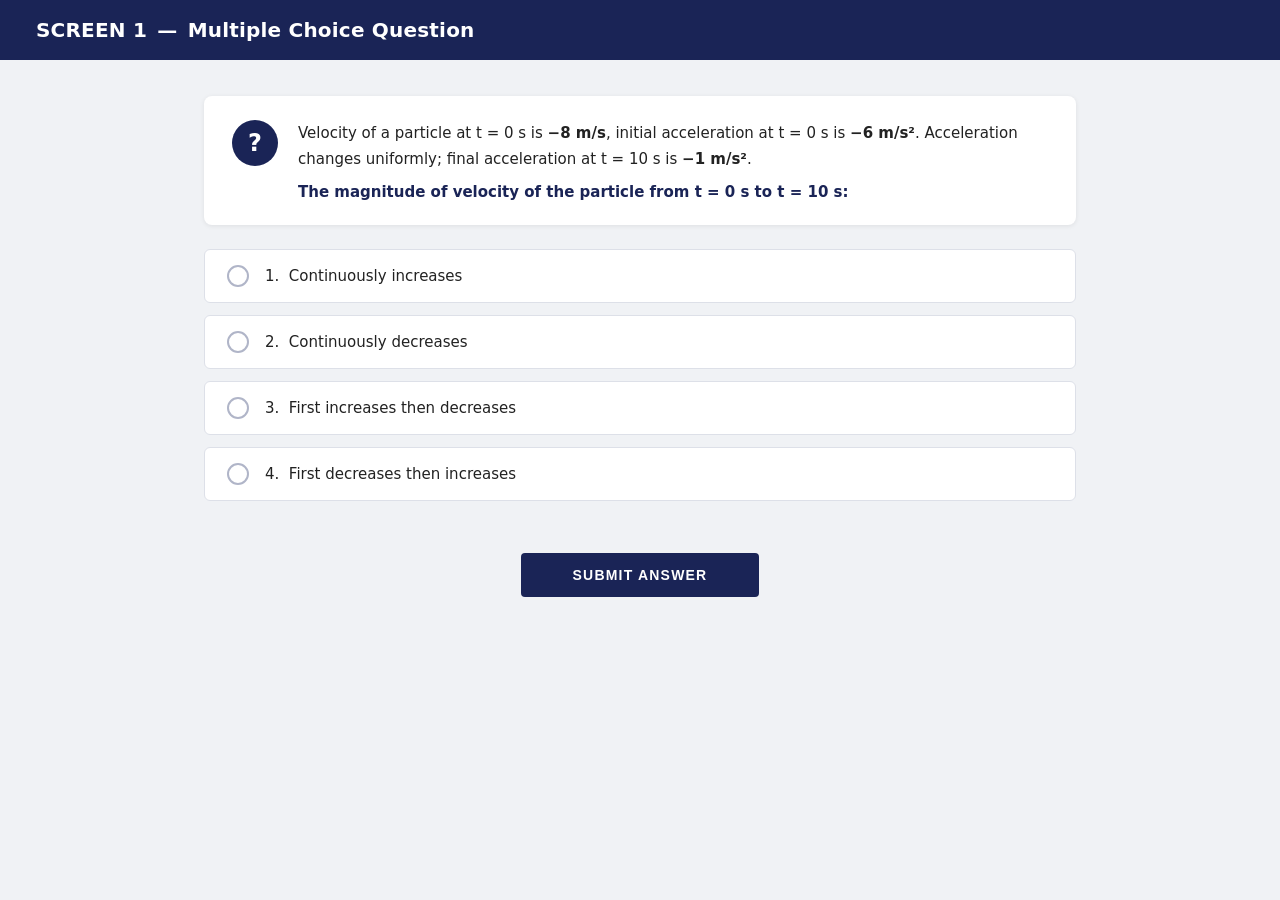
<file: kinematics_02/velocity_acceleration_01.html>
<!DOCTYPE html>
<html lang="en">
<head>
<meta charset="UTF-8">
<meta name="viewport" content="width=device-width, initial-scale=1.0">
<title>Velocity &amp; Acceleration — Interactive Problem</title>
<link rel="stylesheet" href="velocity_acceleration_01.css">
</head>
<body>

<!-- ════════════════════════════════════════════════════════
     SCREEN 1 — Multiple Choice Question
═════════════════════════════════════════════════════════ -->
<div id="screen1" class="screen active">
  <div class="screen-header">
    <span class="screen-num">SCREEN 1</span>&ensp;—&ensp;Multiple Choice Question
  </div>
  <div class="content">

    <div class="question-card">
      <div class="q-icon">?</div>
      <div>
        <p class="q-body">
          Velocity of a particle at t&nbsp;=&nbsp;0&nbsp;s is <strong>−8&nbsp;m/s</strong>,
          initial acceleration at t&nbsp;=&nbsp;0&nbsp;s is <strong>−6&nbsp;m/s²</strong>.
          Acceleration changes uniformly; final acceleration at t&nbsp;=&nbsp;10&nbsp;s is
          <strong>−1&nbsp;m/s²</strong>.
        </p>
        <p class="q-ask">The magnitude of velocity of the particle from t&nbsp;=&nbsp;0&nbsp;s to t&nbsp;=&nbsp;10&nbsp;s:</p>
      </div>
    </div>

    <div class="options-list">
      <div class="option-card" id="opt1" onclick="selectOption(1)">
        <span class="radio-outer"><span class="radio-inner"></span></span>
        <span class="opt-text">1.&nbsp;&nbsp;Continuously increases</span>
      </div>
      <div class="option-card" id="opt2" onclick="selectOption(2)">
        <span class="radio-outer"><span class="radio-inner"></span></span>
        <span class="opt-text">2.&nbsp;&nbsp;Continuously decreases</span>
      </div>
      <div class="option-card" id="opt3" onclick="selectOption(3)">
        <span class="radio-outer"><span class="radio-inner"></span></span>
        <span class="opt-text">3.&nbsp;&nbsp;First increases then decreases</span>
      </div>
      <div class="option-card" id="opt4" onclick="selectOption(4)">
        <span class="radio-outer"><span class="radio-inner"></span></span>
        <span class="opt-text">4.&nbsp;&nbsp;First decreases then increases</span>
      </div>
    </div>

    <p class="error-msg" id="errMsg"></p>
    <div class="btn-row">
      <button class="btn-primary" onclick="submitAnswer()">SUBMIT ANSWER</button>
    </div>

  </div>
</div>


<!-- ════════════════════════════════════════════════════════
     SCREEN 2 — Answer Feedback
═════════════════════════════════════════════════════════ -->
<div id="screen2" class="screen">
  <div class="screen-header">
    <span class="screen-num">SCREEN 2</span>&ensp;—&ensp;Answer Feedback
  </div>
  <div class="content">

    <div class="feedback-row">
      <!-- Shown when correct -->
      <div id="cardCorrect" class="feedback-card correct-card" style="display:none">
        <div class="fb-icon icon-correct">&#10003;</div>
        <div class="fb-title correct-color">Correct!</div>
        <div class="fb-option">Option 1 &mdash; Continuously increases</div>
        <div class="fb-sub">You selected the right answer.</div>
      </div>
      <!-- Shown when incorrect -->
      <div id="cardIncorrect" class="feedback-card incorrect-card" style="display:none">
        <div class="fb-icon icon-incorrect">&#10007;</div>
        <div class="fb-title incorrect-color">Incorrect</div>
        <div class="fb-option" id="selectedOptText"></div>
        <div class="fb-sub">The correct answer is Option 1.</div>
      </div>
    </div>

    <div class="btn-row">
      <button class="btn-primary" onclick="goToExplanation()">VIEW EXPLANATION &rarr;</button>
    </div>

  </div>
</div>


<!-- ════════════════════════════════════════════════════════
     SCREEN 3 — Explanation & Graphs
═════════════════════════════════════════════════════════ -->
<div id="screen3" class="screen">
  <div class="screen-header">
    <span class="screen-num">SCREEN 3</span>&ensp;—&ensp;Explanation &amp; Graphs
  </div>
  <div class="content">

    <div class="explanation-card">
      <p>
        <span class="expl-label">Explanation:&nbsp;</span>
        The <strong>magnitude of velocity</strong> (speed) increases when velocity and
        acceleration have the <strong>same sign</strong>. Here v₀&nbsp;=&nbsp;−8&nbsp;m/s
        (negative) and acceleration is also <strong>negative throughout</strong>
        (−6 to −1&nbsp;m/s²). Since both share the same sign, the particle keeps
        speeding up. Hence the magnitude of velocity <strong>continuously increases</strong>
        from 8&nbsp;m/s to 43&nbsp;m/s over the 10-second interval.
      </p>
    </div>

    <div class="graphs-row">
      <div class="graph-box">
        <canvas id="atCanvas1"></canvas>
      </div>
      <div class="graph-box">
        <canvas id="vtCanvas1"></canvas>
      </div>
    </div>

    <div class="explore-card">
      <div>
        <div class="explore-title">Want to explore with different values?</div>
        <div class="explore-sub">Try your own initial velocity, initial acceleration, and final acceleration.</div>
      </div>
      <button class="btn-teal" onclick="showScreen(4)">TRY IT &rarr;</button>
    </div>

  </div>
</div>


<!-- ════════════════════════════════════════════════════════
     SCREEN 4 — Custom Input
═════════════════════════════════════════════════════════ -->
<div id="screen4" class="screen">
  <div class="screen-header">
    <span class="screen-num">SCREEN 4</span>&ensp;—&ensp;Custom Input
  </div>
  <div class="content content-center">

    <div class="keyboard-icon">&#9000;</div>
    <h2 class="input-title">Enter Your Values</h2>

    <div class="input-form">
      <div class="input-group">
        <label class="input-label">Velocity at t = 0 s &nbsp;(m/s)</label>
        <input type="number" id="inV0" class="text-input" placeholder="e.g.  −8" step="0.1">
      </div>
      <div class="input-group">
        <label class="input-label">Acceleration at t = 0 s &nbsp;(m/s²)</label>
        <input type="number" id="inA0" class="text-input" placeholder="e.g.  −6" step="0.1">
      </div>
      <div class="input-group">
        <label class="input-label">Acceleration at t = 10 s &nbsp;(m/s²)</label>
        <input type="number" id="inAf" class="text-input" placeholder="e.g.  −1" step="0.1">
      </div>
    </div>

    <p class="error-msg" id="customErr"></p>
    <div class="btn-row">
      <button class="btn-teal" onclick="generateCustomGraphs()">GENERATE GRAPHS</button>
    </div>

  </div>
</div>


<!-- ════════════════════════════════════════════════════════
     SCREEN 5 — Results for Custom Values
═════════════════════════════════════════════════════════ -->
<div id="screen5" class="screen">
  <div class="screen-header">
    <span class="screen-num">SCREEN 5</span>&ensp;—&ensp;Results for Custom Values
  </div>
  <div class="content">

    <div class="values-summary" id="valuesSummary"></div>

    <div class="graphs-row">
      <div class="graph-box">
        <canvas id="atCanvas2"></canvas>
      </div>
      <div class="graph-box">
        <canvas id="vtCanvas2"></canvas>
      </div>
    </div>

    <div class="graph-box" style="margin-bottom:20px">
      <div style="display:flex;align-items:center;justify-content:space-between;margin-bottom:10px">
        <span style="font-size:12px;font-weight:700;color:#555;letter-spacing:0.2px">Particle Motion — 1D Timeline</span>
        <div style="display:flex;gap:8px">
          <button id="animPlayBtn" onclick="toggleAnim()" style="padding:5px 16px;border-radius:4px;border:1.5px solid #1a2456;background:transparent;color:#1a2456;font-size:12px;font-weight:700;cursor:pointer;font-family:inherit">&#9654;&ensp;Play</button>
          <button onclick="resetAnim()" style="padding:5px 14px;border-radius:4px;border:1.5px solid #aaa;background:transparent;color:#666;font-size:12px;font-weight:600;cursor:pointer;font-family:inherit">&#8635;&ensp;Reset</button>
        </div>
      </div>
      <canvas id="particleCanvas"></canvas>
    </div>

    <div class="observation-card">
      <div class="obs-icon">&#128200;</div>
      <div>
        <span class="obs-label">Observation: </span>
        <span id="obsText"></span>
      </div>
    </div>

    <div class="btn-row" style="margin-top:28px">
      <button class="btn-outline" onclick="showScreen(4)">&larr; Try Different Values</button>
    </div>

  </div>
</div>


<!-- ════════════════════════════════════════════════════════
     JAVASCRIPT
═════════════════════════════════════════════════════════ -->
<script>
// ── STATE ─────────────────────────────────────────────────
let selectedOption = null;

const OPT_LABELS = {
  1: 'Continuously increases',
  2: 'Continuously decreases',
  3: 'First increases then decreases',
  4: 'First decreases then increases'
};

// ── NAVIGATION ────────────────────────────────────────────
function showScreen(n) {
  document.querySelectorAll('.screen').forEach(s => s.classList.remove('active'));
  document.getElementById('screen' + n).classList.add('active');
}

function goToExplanation() {
  showScreen(3);
  // Draw after the screen is visible
  setTimeout(drawExplanationGraphs, 30);
}

function restartQuiz() {
  selectedOption = null;
  [1, 2, 3, 4].forEach(i => {
    document.getElementById('opt' + i).classList.remove('selected');
  });
  document.getElementById('errMsg').textContent = '';
  showScreen(1);
}

// ── MCQ LOGIC ─────────────────────────────────────────────
function selectOption(n) {
  selectedOption = n;
  [1, 2, 3, 4].forEach(i => {
    document.getElementById('opt' + i).classList.toggle('selected', i === n);
  });
  document.getElementById('errMsg').textContent = '';
}

function submitAnswer() {
  if (!selectedOption) {
    document.getElementById('errMsg').textContent = 'Please select an option before submitting.';
    return;
  }

  if (selectedOption === 1) {
    document.getElementById('cardCorrect').style.display  = 'block';
    document.getElementById('cardIncorrect').style.display = 'none';
  } else {
    document.getElementById('cardIncorrect').style.display = 'block';
    document.getElementById('cardCorrect').style.display   = 'none';
    document.getElementById('selectedOptText').textContent =
      `You selected Option ${selectedOption} — ${OPT_LABELS[selectedOption]}`;
  }

  showScreen(2);
}

// ── PHYSICS ───────────────────────────────────────────────
// Acceleration varies linearly: a(t) = a0 + (af−a0)/T · t
// Velocity by integration:     v(t) = v0 + a0·t + (af−a0)/(2T)·t²
function computeMotion(v0, a0, af, T = 10) {
  const tArr = [], aArr = [], vArr = [];
  for (let i = 0; i <= 10; i++) {
    const t = i;
    aArr.push(a0 + (af - a0) / T * t);
    vArr.push(v0 + a0 * t + (af - a0) / (2 * T) * t * t);
    tArr.push(t);
  }
  return { tArr, aArr, vArr };
}

// ── GRAPH DRAWING ─────────────────────────────────────────
function niceStep(approx) {
  if (!isFinite(approx) || approx <= 0) return 1;
  const mag = Math.pow(10, Math.floor(Math.log10(approx)));
  const n = approx / mag;
  return n < 1.5 ? mag : n < 3.5 ? 2 * mag : n < 7.5 ? 5 * mag : 10 * mag;
}

function fmt(n) {
  // Show one decimal if the value would be x.0, otherwise two decimals
  return Number.isInteger(n) || Math.abs(n - Math.round(n)) < 1e-9
    ? n.toFixed(1)
    : parseFloat(n.toFixed(2)).toString();
}

function drawGraph(canvas, tArr, yArr, opts) {
  // Sync internal resolution to CSS layout size
  const box = canvas.parentElement;
  canvas.width  = box.clientWidth  - 28;   // 14px padding each side
  canvas.height = 300;

  const ctx = canvas.getContext('2d');
  const W = canvas.width, H = canvas.height;
  const pad = { l: 62, r: 18, t: 36, b: 50 };
  const pw = W - pad.l - pad.r;
  const ph = H - pad.t - pad.b;

  // Auto-scale Y
  let yMin = Math.min(...yArr), yMax = Math.max(...yArr);
  const span = yMax - yMin;
  const yPad = Math.max(span * 0.13, 0.8);
  yMin -= yPad; yMax += yPad;

  const tx = t  => pad.l + (t  / 10)                   * pw;
  const ty = y  => pad.t + (1 - (y - yMin) / (yMax - yMin)) * ph;

  // White background
  ctx.fillStyle = '#fff';
  ctx.fillRect(0, 0, W, H);

  // ── Title ──
  ctx.fillStyle = '#333';
  ctx.font = 'bold 12.5px "Segoe UI", sans-serif';
  ctx.textAlign = 'center';
  ctx.fillText(opts.title, W / 2, 22);

  // ── Y-axis ticks & horizontal grid ──
  const yStep = niceStep(Math.abs(yMax - yMin) / 5.5);
  const yFirst = Math.ceil(yMin / yStep - 1e-9) * yStep;

  ctx.font = '10.5px "Segoe UI", sans-serif';
  for (let y = yFirst; y <= yMax + 1e-9; y += yStep) {
    if (y < yMin - 1e-9) continue;
    const py = ty(y);

    // Grid line
    ctx.strokeStyle = '#ebebeb';
    ctx.lineWidth = 1;
    ctx.beginPath(); ctx.moveTo(pad.l, py); ctx.lineTo(pad.l + pw, py); ctx.stroke();

    // Label
    ctx.fillStyle = '#888';
    ctx.textAlign = 'right';
    ctx.fillText(fmt(y), pad.l - 6, py + 3.5);
  }

  // ── X-axis ticks & vertical grid ──
  ctx.textAlign = 'center';
  for (let t = 0; t <= 10; t += 2) {
    const px = tx(t);
    ctx.strokeStyle = '#ebebeb';
    ctx.lineWidth = 1;
    ctx.beginPath(); ctx.moveTo(px, pad.t); ctx.lineTo(px, pad.t + ph); ctx.stroke();
    ctx.fillStyle = '#888';
    ctx.font = '10.5px "Segoe UI", sans-serif';
    ctx.fillText(t, px, pad.t + ph + 16);
  }

  // ── Border axes ──
  ctx.strokeStyle = '#c0c0c0';
  ctx.lineWidth = 1.2;
  ctx.beginPath();
  ctx.moveTo(pad.l, pad.t);
  ctx.lineTo(pad.l, pad.t + ph);
  ctx.lineTo(pad.l + pw, pad.t + ph);
  ctx.stroke();

  // ── Zero line (if in range) ──
  if (yMin < 0 && yMax > 0) {
    ctx.strokeStyle = '#bbb';
    ctx.lineWidth = 1;
    ctx.setLineDash([5, 4]);
    ctx.beginPath(); ctx.moveTo(pad.l, ty(0)); ctx.lineTo(pad.l + pw, ty(0)); ctx.stroke();
    ctx.setLineDash([]);
  }

  // ── Data line ──
  ctx.strokeStyle = opts.color;
  ctx.lineWidth = 2.2;
  ctx.lineJoin = 'round';
  ctx.beginPath();
  tArr.forEach((t, i) => {
    const px = tx(t), py = ty(yArr[i]);
    i === 0 ? ctx.moveTo(px, py) : ctx.lineTo(px, py);
  });
  ctx.stroke();

  // ── Data dots ──
  ctx.fillStyle = opts.color;
  tArr.forEach((t, i) => {
    ctx.beginPath();
    ctx.arc(tx(t), ty(yArr[i]), 4.5, 0, Math.PI * 2);
    ctx.fill();
  });

  // ── Axis labels ──
  ctx.fillStyle = '#555';
  ctx.font = '11px "Segoe UI", sans-serif';
  ctx.textAlign = 'center';
  ctx.fillText('Time (s)', pad.l + pw / 2, H - 6);

  ctx.save();
  ctx.translate(13, pad.t + ph / 2);
  ctx.rotate(-Math.PI / 2);
  ctx.fillText(opts.yLabel, 0, 0);
  ctx.restore();

  // ── Highlight current time marker ──
  if (opts.highlightT !== undefined && opts.highlightT !== null) {
    const ht = Math.max(0, Math.min(10, opts.highlightT));
    const hx = tx(ht);

    // Interpolate y at ht
    const i0 = Math.min(Math.floor(ht), yArr.length - 2);
    const frac = ht - i0;
    const hyVal = yArr[i0] + frac * (yArr[i0 + 1] - yArr[i0]);
    const hy = ty(hyVal);

    // Vertical dashed indicator line
    ctx.save();
    ctx.strokeStyle = 'rgba(255,140,0,0.8)';
    ctx.lineWidth = 1.5;
    ctx.setLineDash([4, 3]);
    ctx.beginPath(); ctx.moveTo(hx, pad.t); ctx.lineTo(hx, pad.t + ph); ctx.stroke();
    ctx.setLineDash([]);

    // Highlighted dot
    ctx.fillStyle = '#ff8c00';
    ctx.strokeStyle = '#fff';
    ctx.lineWidth = 2;
    ctx.beginPath(); ctx.arc(hx, hy, 6, 0, Math.PI * 2); ctx.fill(); ctx.stroke();

    // Value label (flip side based on vertical position)
    const labelY = hy < pad.t + ph / 2 ? hy + 17 : hy - 9;
    ctx.fillStyle = '#c86000';
    ctx.font = 'bold 10.5px "Segoe UI", sans-serif';
    ctx.textAlign = hx > pad.l + pw * 0.8 ? 'right' : 'center';
    ctx.fillText(fmt(hyVal), hx, labelY);
    ctx.restore();
  }
}

// ── SCREEN 3 GRAPHS ───────────────────────────────────────
function drawExplanationGraphs() {
  const { tArr, aArr, vArr } = computeMotion(-8, -6, -1);
  drawGraph(document.getElementById('atCanvas1'), tArr, aArr, {
    title:  'Acceleration vs Time',
    yLabel: 'Acceleration (m/s²)',
    color:  '#2d9e75'
  });
  drawGraph(document.getElementById('vtCanvas1'), tArr, vArr.map(Math.abs), {
    title:  '|v| vs Time',
    yLabel: 'Speed  |v|  (m/s)',
    color:  '#6b7db3'
  });
}

// ── SCREEN 4 → 5 ──────────────────────────────────────────
function generateCustomGraphs() {
  const v0 = parseFloat(document.getElementById('inV0').value);
  const a0 = parseFloat(document.getElementById('inA0').value);
  const af = parseFloat(document.getElementById('inAf').value);

  if (isNaN(v0) || isNaN(a0) || isNaN(af)) {
    document.getElementById('customErr').textContent =
      'Please enter valid numbers in all three fields.';
    return;
  }
  document.getElementById('customErr').textContent = '';

  // Values banner
  document.getElementById('valuesSummary').innerHTML =
    `v₀ = <b>${v0}</b> m/s &nbsp;&nbsp;|&nbsp;&nbsp; ` +
    `a₀ = <b>${a0}</b> m/s² &nbsp;&nbsp;|&nbsp;&nbsp; ` +
    `a₁₀ = <b>${af}</b> m/s²`;

  showScreen(5);

  setTimeout(() => {
    const { tArr, aArr, vArr } = computeMotion(v0, a0, af);

    customState.tArr = tArr;
    customState.aArr = aArr;
    customState.vArr = vArr;

    drawGraph(document.getElementById('atCanvas2'), tArr, aArr, {
      title:  'Acceleration vs Time (Custom)',
      yLabel: 'Acceleration (m/s²)',
      color:  '#2d9e75'
    });
    drawGraph(document.getElementById('vtCanvas2'), tArr, vArr.map(Math.abs), {
      title:  '|v| vs Time (Custom)',
      yLabel: 'Speed  |v|  (m/s)',
      color:  '#6b7db3'
    });

    initAnim(v0, a0, af);

    document.getElementById('obsText').textContent =
      buildObservation(v0, a0, af, vArr);
  }, 30);
}

// ── OBSERVATION TEXT ──────────────────────────────────────
function buildObservation(v0, a0, af, vArr) {
  const spdArr = vArr.map(Math.abs);

  // Determine magnitude-of-velocity trend
  let isMonoInc = true, isMonoDec = true;
  for (let i = 1; i < spdArr.length; i++) {
    if (spdArr[i] < spdArr[i - 1] - 1e-9) isMonoInc = false;
    if (spdArr[i] > spdArr[i - 1] + 1e-9) isMonoDec = false;
  }

  let trend;
  if (isMonoInc) {
    trend = 'the magnitude of velocity continuously increases over the 10-second interval';
  } else if (isMonoDec) {
    trend = 'the magnitude of velocity continuously decreases over the 10-second interval';
  } else {
    // Find turning point (minimum speed)
    const tpIdx = spdArr.reduce((best, s, i) => (s < spdArr[best] ? i : best), 0);
    const firstDir = spdArr[1] >= spdArr[0] ? 'increases' : 'decreases';
    const secondDir = firstDir === 'increases' ? 'decreases' : 'increases';
    trend = `the magnitude of velocity first ${firstDir} then ${secondDir}` +
            ` (turning point near t ≈ ${tpIdx} s)`;
  }

  // Sign analysis
  const aChangesSign = (a0 > 0) !== (af > 0) && a0 !== 0 && af !== 0;
  const sameSign = (v0 > 0) === (a0 > 0) && v0 !== 0 && a0 !== 0;

  let signNote = '';
  if (sameSign)
    signNote = ' Since v₀ and a₀ share the same sign, the particle speeds up initially.';
  else if (!sameSign && v0 !== 0 && a0 !== 0)
    signNote = ' Since v₀ and a₀ have opposite signs, the particle initially slows down (|v| decreases).';
  if (aChangesSign)
    signNote += ' Acceleration changes sign during the interval, causing a change in the direction of velocity.';

  const coeff = ((af - a0) / 20).toFixed(4).replace(/\.?0+$/, '');
  return `Acceleration varies linearly from ${a0} m/s² to ${af} m/s² over 10 s. ` +
         `|v(t)| = |${v0} + ${a0}t + ${coeff}t²|. ` +
         `For these inputs, ${trend}.${signNote}`;
}

// ── PARTICLE ANIMATION (Screen 5) ────────────────────────
const anim = { playing: false, startWall: null, curT: 0,
               v0: 0, a0: 0, af: 0, xMin: 0, xMax: 0, frameId: null };
const customState = { tArr: null, aArr: null, vArr: null };

function xAtT(t, v0, a0, af) {
  return v0 * t + 0.5 * a0 * t * t + (af - a0) / 60 * t * t * t;
}
function vAtT(t, v0, a0, af) {
  return v0 + a0 * t + (af - a0) / 20 * t * t;
}

function initAnim(v0, a0, af) {
  if (anim.frameId) { cancelAnimationFrame(anim.frameId); anim.frameId = null; }
  anim.playing = false; anim.curT = 0;
  anim.v0 = v0; anim.a0 = a0; anim.af = af;
  const xs = [];
  for (let i = 0; i <= 200; i++) xs.push(xAtT(i / 20, v0, a0, af));
  anim.xMin = Math.min(0, ...xs);
  anim.xMax = Math.max(0, ...xs);
  setPlayBtn(false);
  drawAnim();
}

function toggleAnim() {
  if (anim.playing) {
    cancelAnimationFrame(anim.frameId);
    anim.frameId = null;
    anim.playing = false;
  } else {
    if (anim.curT >= 10) anim.curT = 0;
    anim.startWall = performance.now() - anim.curT * 1000;
    anim.playing = true;
    animLoop();
  }
  setPlayBtn(anim.playing);
}

function resetAnim() {
  if (anim.frameId) { cancelAnimationFrame(anim.frameId); anim.frameId = null; }
  anim.playing = false; anim.curT = 0;
  setPlayBtn(false);
  drawAnim();
}

function setPlayBtn(playing) {
  const btn = document.getElementById('animPlayBtn');
  if (btn) btn.innerHTML = playing ? '&#9646;&#9646;&ensp;Pause' : '&#9654;&ensp;Play';
}

function animLoop() {
  if (!anim.playing) return;
  anim.curT = Math.min((performance.now() - anim.startWall) / 1000, 10);
  drawAnim();
  if (anim.curT < 10) {
    anim.frameId = requestAnimationFrame(animLoop);
  } else {
    anim.playing = false; anim.frameId = null;
    setPlayBtn(false);
  }
}

function drawAnim() {
  const canvas = document.getElementById('particleCanvas');
  if (!canvas) return;

  const box = canvas.parentElement;
  canvas.width  = box.clientWidth - 28;
  canvas.height = 155;

  const ctx = canvas.getContext('2d');
  const W = canvas.width, H = canvas.height;
  const { v0, a0, af, curT, xMin, xMax } = anim;

  ctx.fillStyle = '#fff';
  ctx.fillRect(0, 0, W, H);

  // ── Layout constants ──
  const infoH = 68;        // height of info panel
  const lineY  = infoH + 42; // y of the number line
  const lPad   = 60, rPad = 44;
  const lw     = W - lPad - rPad;

  const xSpan  = Math.max(xMax - xMin, 0.1);
  const xPadV  = xSpan * 0.12;
  const xLo = xMin - xPadV, xHi = xMax + xPadV;
  const toP = x => lPad + (x - xLo) / (xHi - xLo) * lw;

  // ── Info panel background ──
  ctx.fillStyle = '#f7f8fc';
  ctx.fillRect(0, 0, W, infoH);
  ctx.strokeStyle = '#e4e8f0';
  ctx.lineWidth = 1;
  ctx.beginPath(); ctx.moveTo(0, infoH); ctx.lineTo(W, infoH); ctx.stroke();

  // Time progress bar
  const barL = lPad, barW = lw, barY = 14, barH = 6;
  ctx.fillStyle = '#dde2f0';
  ctx.beginPath();
  ctx.roundRect(barL, barY, barW, barH, 3);
  ctx.fill();
  ctx.fillStyle = '#4a5fa3';
  ctx.beginPath();
  ctx.roundRect(barL, barY, barW * (curT / 10), barH, 3);
  ctx.fill();

  ctx.fillStyle = '#555';
  ctx.font = '10.5px "Segoe UI", sans-serif';
  ctx.textAlign = 'left';
  ctx.fillText('0 s', barL, barY - 3);
  ctx.textAlign = 'right';
  ctx.fillText('10 s', barL + barW, barY - 3);

  // t label centred
  ctx.fillStyle = '#333';
  ctx.font = 'bold 12px "Segoe UI", sans-serif';
  ctx.textAlign = 'center';
  ctx.fillText('t = ' + curT.toFixed(1) + ' s', W / 2, barY + barH + 16);

  // Current x
  const curX = xAtT(curT, v0, a0, af);
  const curV = vAtT(curT, v0, a0, af);
  const speed = Math.max(Math.abs(vAtT(0, v0, a0, af)), Math.abs(vAtT(10, v0, a0, af)));
  const THRESH = Math.max(speed * 0.015, 0.01);

  ctx.fillStyle = '#4a5fa3';
  ctx.font = '12px "Segoe UI", sans-serif';
  ctx.textAlign = 'center';
  ctx.fillText('x = ' + fmt(curX) + ' m', W / 2, barY + barH + 32);

  // Direction label
  const isPos = curV >  THRESH;
  const isNeg = curV < -THRESH;
  const dirText  = isPos ? '→ moving in positive direction'
                 : isNeg ? '← moving in negative direction'
                 :         '● momentarily at rest';
  ctx.fillStyle  = isPos ? '#27ae60' : isNeg ? '#e74c3c' : '#888';
  ctx.font = 'bold 11.5px "Segoe UI", sans-serif';
  ctx.fillText(dirText, W / 2, barY + barH + 48);

  // ── Number line ──
  ctx.strokeStyle = '#c8c8c8';
  ctx.lineWidth = 2;
  ctx.beginPath(); ctx.moveTo(lPad, lineY); ctx.lineTo(lPad + lw, lineY); ctx.stroke();

  // Arrowhead on right
  ctx.fillStyle = '#bbb';
  ctx.beginPath();
  ctx.moveTo(lPad + lw + 10, lineY);
  ctx.lineTo(lPad + lw + 2, lineY - 5);
  ctx.lineTo(lPad + lw + 2, lineY + 5);
  ctx.fill();

  // Axis label
  ctx.fillStyle = '#aaa';
  ctx.font = '10px "Segoe UI", sans-serif';
  ctx.textAlign = 'left';
  ctx.fillText('x (m)', lPad + lw + 14, lineY + 4);

  // Ticks & labels
  const step = niceStep(xSpan / 5);
  const first = Math.ceil(xLo / step - 1e-9) * step;
  ctx.font = '10px "Segoe UI", sans-serif';
  ctx.textAlign = 'center';
  for (let x = first; x <= xHi + 1e-9; x += step) {
    const px = toP(x);
    if (px < lPad - 2 || px > lPad + lw + 2) continue;
    ctx.strokeStyle = '#e0e0e0';
    ctx.lineWidth = 1;
    ctx.beginPath(); ctx.moveTo(px, lineY - 5); ctx.lineTo(px, lineY + 5); ctx.stroke();
    ctx.fillStyle = '#aaa';
    ctx.fillText(fmt(x), px, lineY + 17);
  }

  // Origin (O) marker
  const p0 = toP(0);
  ctx.strokeStyle = '#bbb';
  ctx.lineWidth = 1.5;
  ctx.beginPath(); ctx.moveTo(p0, lineY - 9); ctx.lineTo(p0, lineY + 9); ctx.stroke();
  ctx.fillStyle = '#aaa';
  ctx.font = 'bold 9.5px "Segoe UI", sans-serif';
  ctx.textAlign = 'center';
  ctx.fillText('O', p0, lineY - 13);

  // Ghost particle at origin
  ctx.fillStyle = 'rgba(107,125,179,0.15)';
  ctx.beginPath(); ctx.arc(p0, lineY, 9, 0, Math.PI * 2); ctx.fill();

  // ── Particle ──
  const px = toP(curX);

  // Glow
  ctx.fillStyle = 'rgba(74,95,163,0.12)';
  ctx.beginPath(); ctx.arc(px, lineY, 17, 0, Math.PI * 2); ctx.fill();

  // Body
  ctx.fillStyle = '#4a5fa3';
  ctx.beginPath(); ctx.arc(px, lineY, 10, 0, Math.PI * 2); ctx.fill();
  ctx.strokeStyle = '#fff';
  ctx.lineWidth = 2.5;
  ctx.beginPath(); ctx.arc(px, lineY, 10, 0, Math.PI * 2); ctx.stroke();

  // Velocity arrow
  if (isPos || isNeg) {
    const dir = isPos ? 1 : -1;
    const arrowColor = isPos ? '#27ae60' : '#e74c3c';
    const tailX = px + dir * 12;
    const headX = px + dir * 26;
    ctx.strokeStyle = arrowColor;
    ctx.lineWidth = 2.2;
    ctx.beginPath(); ctx.moveTo(tailX, lineY); ctx.lineTo(headX - dir * 6, lineY); ctx.stroke();
    ctx.fillStyle = arrowColor;
    ctx.beginPath();
    ctx.moveTo(headX, lineY);
    ctx.lineTo(headX - dir * 7, lineY - 5);
    ctx.lineTo(headX - dir * 7, lineY + 5);
    ctx.fill();
  }

  // ── Sync highlight on both graphs ──
  if (customState.tArr) {
    drawGraph(document.getElementById('atCanvas2'), customState.tArr, customState.aArr, {
      title:  'Acceleration vs Time (Custom)',
      yLabel: 'Acceleration (m/s²)',
      color:  '#2d9e75',
      highlightT: curT
    });
    drawGraph(document.getElementById('vtCanvas2'), customState.tArr, customState.vArr.map(Math.abs), {
      title:  '|v| vs Time (Custom)',
      yLabel: 'Speed  |v|  (m/s)',
      color:  '#6b7db3',
      highlightT: curT
    });
  }
}

// ── WINDOW RESIZE ─────────────────────────────────────────
window.addEventListener('resize', () => {
  const s3 = document.getElementById('screen3');
  const s5 = document.getElementById('screen5');
  if (s3.classList.contains('active')) setTimeout(drawExplanationGraphs, 10);
  if (s5.classList.contains('active')) {
    const v0 = parseFloat(document.getElementById('inV0').value);
    const a0 = parseFloat(document.getElementById('inA0').value);
    const af = parseFloat(document.getElementById('inAf').value);
    if (!isNaN(v0) && !isNaN(a0) && !isNaN(af)) {
      const { tArr, aArr, vArr } = computeMotion(v0, a0, af);
      drawGraph(document.getElementById('atCanvas2'), tArr, aArr,
        { title: 'Acceleration vs Time (Custom)', yLabel: 'Acceleration (m/s²)', color: '#2d9e75' });
      drawGraph(document.getElementById('vtCanvas2'), tArr, vArr.map(Math.abs),
        { title: '|v| vs Time (Custom)', yLabel: 'Speed  |v|  (m/s)', color: '#6b7db3' });
      drawAnim();
    }
  }
});
</script>

</body>
</html>
</file>
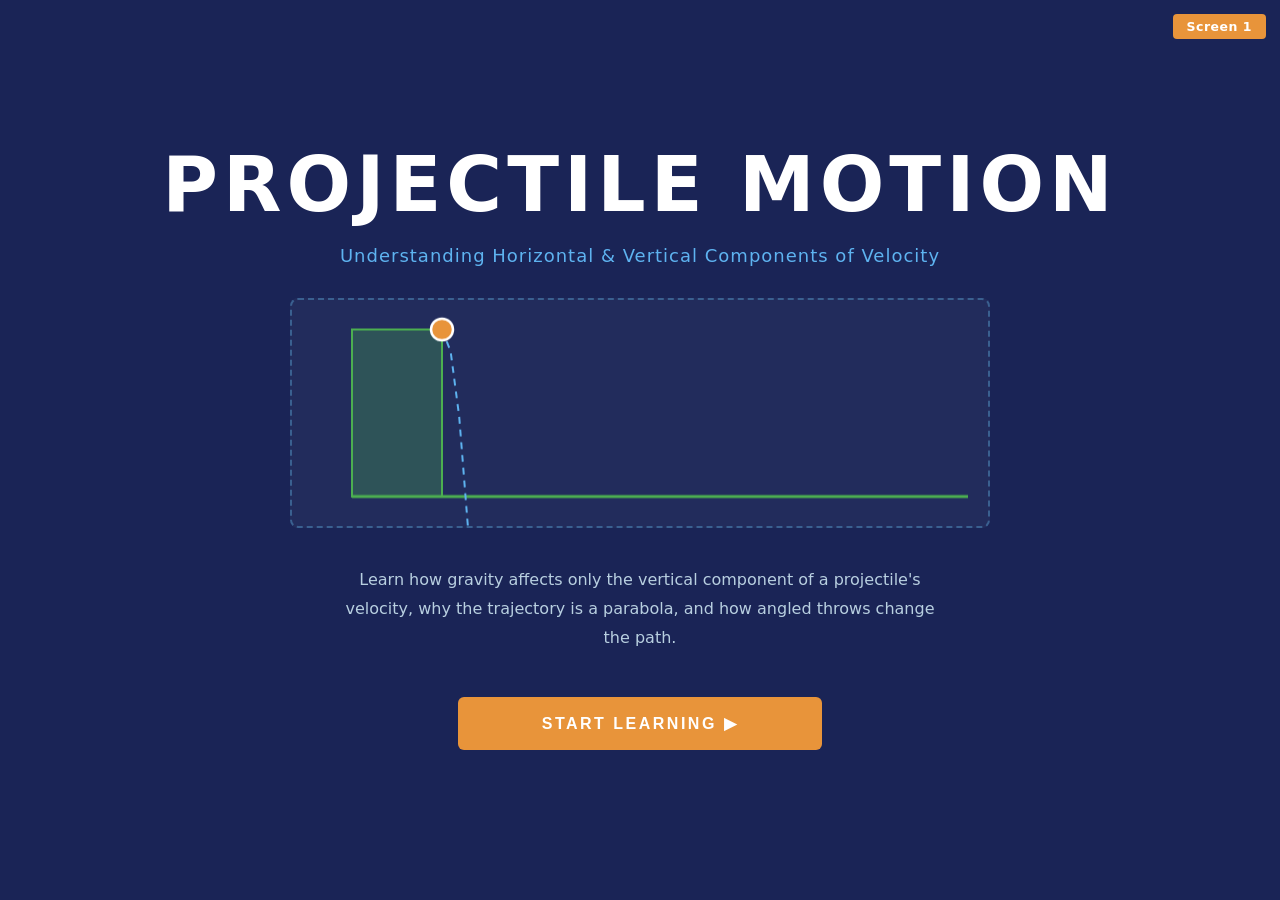
<file: kinematics_03/projectile_motion_01.html>
<!DOCTYPE html>
<html lang="en">
<head>
<meta charset="UTF-8">
<meta name="viewport" content="width=device-width, initial-scale=1.0">
<title>Projectile Motion — Interactive Learning</title>
<link rel="stylesheet" href="projectile_motion_01.css">
</head>
<body>

<!-- Fixed screen badge -->
<div id="screenBadge">Screen 1</div>

<!-- ═══════════════════════════════════════════════════════
     SCREEN 1 — Hero / Title
══════════════════════════════════════════════════════════ -->
<div id="screen1" class="screen active">
  <div class="hero-screen">
    <h1 class="hero-main-title">PROJECTILE MOTION</h1>
    <p class="hero-subtitle">Understanding Horizontal &amp; Vertical Components of Velocity</p>
    <div class="hero-canvas-box">
      <canvas id="heroCanvas"></canvas>
    </div>
    <p class="hero-desc">
      Learn how gravity affects only the vertical component of a projectile's velocity,
      why the trajectory is a parabola, and how angled throws change the path.
    </p>
    <button class="btn-start" onclick="goTo(2)">START LEARNING &#9654;</button>
  </div>
</div>

<!-- ═══════════════════════════════════════════════════════
     SCREEN 2 — The Scenario
══════════════════════════════════════════════════════════ -->
<div id="screen2" class="screen">
  <div class="pg-header"><h1>The Scenario</h1></div>
  <div class="pg-body">
    <div class="two-col">
      <div class="card scenario-text">
        <h2>A ball is thrown horizontally from the top of a hill.</h2>
        <p>As it leaves the thrower's hand, it has:</p>
        <p>
          &bull; <span class="bullet-blue">Initial horizontal velocity (Vx)</span><br>
          &bull; <span class="bullet-orange">Zero initial vertical velocity (Vy&nbsp;=&nbsp;0)</span>
        </p>
        <p>Gravity pulls it downward, creating a curved parabolic path to the ground.</p>
      </div>
      <div class="scenario-diagram">
        <canvas id="scenarioCanvas"></canvas>
      </div>
    </div>
  </div>
  <div class="nav-bar right">
    <button class="btn-next" onclick="goTo(3)">NEXT &#9654;</button>
  </div>
</div>

<!-- ═══════════════════════════════════════════════════════
     SCREEN 3 — Horizontal Component (Vx)
══════════════════════════════════════════════════════════ -->
<div id="screen3" class="screen">
  <div class="pg-header"><h1 style="color:var(--blue)">Horizontal Component (Vx)</h1></div>
  <div class="pg-body">
    <div class="key-box kb-blue">
      <div class="kl">Key Concept</div>
      Gravity acts DOWNWARD (vertical). The horizontal direction is perpendicular (90°) to gravity.
      <br><strong>Therefore, gravity has NO effect on horizontal velocity. Vx remains constant.</strong>
    </div>
    <div class="two-col">
      <div class="card">
        <div class="card-title">Force &amp; Direction Diagram</div>
        <canvas id="forceCanvas" style="display:block;width:100%;height:260px;"></canvas>
      </div>
      <div class="card">
        <div class="card-title">Horizontal Motion Equations</div>
        <div class="eq-line">Acceleration (a<sub>x</sub>) = 0</div>
        <div class="eq-note">(No horizontal force)</div>
        <span class="eq-blue">Vx = Vx<sub>0</sub> (constant)</span>
        <div class="eq-line" style="margin-top:8px;">Horizontal Distance:</div>
        <div style="font-size:22px;font-weight:800;color:var(--navy);margin-top:4px;">x = Vx<sub>0</sub> × t</div>
      </div>
    </div>
  </div>
  <div class="nav-bar">
    <button class="btn-back" onclick="goTo(2)">&#9664; BACK</button>
    <button class="btn-next" onclick="goTo(4)">NEXT &#9654;</button>
  </div>
</div>

<!-- ═══════════════════════════════════════════════════════
     SCREEN 4 — Vertical Component (Vy)
══════════════════════════════════════════════════════════ -->
<div id="screen4" class="screen">
  <div class="pg-header"><h1 style="color:var(--orange)">Vertical Component (Vy)</h1></div>
  <div class="pg-body">
    <div class="key-box kb-orange">
      <div class="kl">Key Concept</div>
      Gravity acts in the SAME direction as the vertical component (both downward).
      <br><strong>So gravity continuously accelerates the ball downward. Vy increases over time!</strong>
    </div>
    <div class="two-col">
      <div class="card">
        <div class="card-title">Vertical Acceleration</div>
        <div class="vy-chart-wrap">
          <div class="vy-col">
            <div class="vy-t">t=0</div>
            <div class="vy-bar" style="height:3px;"></div>
            <div class="vy-val">0.0</div>
          </div>
          <div class="vy-col">
            <div class="vy-t">t=1s</div>
            <div class="vy-bar" style="height:40px;"></div>
            <div class="vy-val">9.8</div>
          </div>
          <div class="vy-col">
            <div class="vy-t">t=2s</div>
            <div class="vy-bar" style="height:80px;"></div>
            <div class="vy-val">19.6</div>
          </div>
          <div class="vy-col">
            <div class="vy-t">t=3s</div>
            <div class="vy-bar" style="height:120px;"></div>
            <div class="vy-val">29.4</div>
          </div>
        </div>
        <div class="vy-note"><em>Vy grows each second ↓</em></div>
      </div>
      <div class="card">
        <div class="card-title">Vertical Motion Equations</div>
        <div class="eq-line">Acceleration (a<sub>y</sub>) = g = 9.8 m/s²</div>
        <div class="eq-note">(Gravity pulls downward)</div>
        <span class="eq-orange">Vy = g × t</span>
        <div class="eq-note">(since initial Vy = 0)</div>
        <div class="eq-line" style="margin-top:12px;">Height fallen:</div>
        <div style="font-size:22px;font-weight:800;color:var(--navy);margin-top:4px;">h = ½ × g × t²</div>
      </div>
    </div>
  </div>
  <div class="nav-bar">
    <button class="btn-back" onclick="goTo(3)">&#9664; BACK</button>
    <button class="btn-next" onclick="goTo(5)">NEXT &#9654;</button>
  </div>
</div>

<!-- ═══════════════════════════════════════════════════════
     SCREEN 5 — Why is the Path a Parabola? (two-panel)
══════════════════════════════════════════════════════════ -->
<div id="screen5" class="screen">

  <!-- ── Panel A: MCQ question ── -->
  <div id="s5-question">
    <div class="pg-header">
      <h1>Think First!</h1>
      <div class="pg-sub">Answer the question below before we reveal the concept</div>
    </div>
    <div class="pg-body">
      <div class="q-meta">Quick Question</div>
      <div class="q-block" style="border-color:var(--purple);">
        <div class="q-text">
          A ball is thrown horizontally from the top of a hill. What will be the shape of its path as it falls to the ground?
        </div>
      </div>
      <div class="opts">
        <div class="opt" id="s5A" onclick="selectS5('A')">
          <div class="opt-badge ob-a">A</div>
          <div class="opt-txt">Straight line (angled downward)</div>
          <div class="radio-ring"><div class="radio-fill"></div></div>
        </div>
        <div class="opt" id="s5B" onclick="selectS5('B')">
          <div class="opt-badge ob-b">B</div>
          <div class="opt-txt">Parabola</div>
          <div class="radio-ring"><div class="radio-fill"></div></div>
        </div>
        <div class="opt" id="s5C" onclick="selectS5('C')">
          <div class="opt-badge ob-c">C</div>
          <div class="opt-txt">Depends on the velocity at which the ball is thrown</div>
          <div class="radio-ring"><div class="radio-fill"></div></div>
        </div>
        <div class="opt" id="s5D" onclick="selectS5('D')">
          <div class="opt-badge ob-d">D</div>
          <div class="opt-txt">Depends on the height of the hill</div>
          <div class="radio-ring"><div class="radio-fill"></div></div>
        </div>
      </div>
      <div class="submit-area">
        <div class="err-msg" id="s5Err"></div>
        <button class="btn-submit" onclick="submitS5()">SUBMIT ANSWER</button>
      </div>
    </div>
    <div class="nav-bar">
      <button class="btn-back" onclick="goTo(4)">&#9664; BACK</button>
    </div>
  </div>

  <!-- ── Panel B: Result banner + full explanation ── -->
  <div id="s5-explain" style="display:none;">
    <div class="pg-header"><h1>Why is the Path a Parabola?</h1></div>
    <div class="pg-body">
      <div class="result-banner" id="s5Banner" style="margin-bottom:20px;"></div>
      <div class="key-box kb-purple">
        <div class="kl">Key Insight</div>
        The displacement–time equations for x and y, when combined, yield a quadratic equation —
        the mathematical definition of a parabola.
        This is true regardless of the velocity or hill height.
      </div>
      <div class="two-col">
        <!-- Derivation -->
        <div class="card">
          <div class="card-title">Deriving the Path Equation</div>
          <div class="deriv-s1">Step 1: Horizontal displacement</div>
          <div class="deriv-eq">x(t) = Vx<sub>0</sub> × t &nbsp;&nbsp;(linear in t)<br>
            <strong>So: t = x / Vx<sub>0</sub></strong>
          </div>
          <div class="deriv-s2">Step 2: Vertical displacement</div>
          <div class="deriv-eq">y(t) = ½ × g × t² &nbsp;&nbsp;(quadratic in t)</div>
          <div class="deriv-s3">Step 3: Substitute t from Step 1 into Step 2</div>
          <div style="font-size:18px;font-weight:800;color:var(--navy);margin:10px 0 4px;">
            y = ½ × g × (x / Vx<sub>0</sub>)²
          </div>
          <div style="font-size:17px;font-weight:700;color:var(--purple);margin-bottom:4px;">
            y = (g / 2Vx<sub>0</sub>²) × x²
          </div>
          <div style="font-size:16px;font-weight:800;color:var(--green);margin-top:8px;">
            This is y = k × x² — a PARABOLA!
          </div>
        </div>
        <!-- Mini graphs -->
        <div style="display:flex;flex-direction:column;gap:14px;">
          <div class="card" style="padding:14px 16px;">
            <div class="graph-label gl-blue">x(t) is LINEAR</div>
            <canvas id="xtCanvas" style="display:block;width:100%;height:130px;"></canvas>
          </div>
          <div class="card" style="padding:14px 16px;">
            <div class="graph-label gl-orange">y(t) is QUADRATIC</div>
            <canvas id="ytCanvas" style="display:block;width:100%;height:130px;"></canvas>
          </div>
        </div>
      </div>
    </div>
    <div class="nav-bar">
      <button class="btn-back" onclick="showS5Question()">&#9664; BACK</button>
      <button class="btn-next" onclick="goTo(6)">NEXT &#9654;</button>
    </div>
  </div>

</div>

<!-- ═══════════════════════════════════════════════════════
     SCREEN 6 — Interactive Simulation (horizontal throw)
══════════════════════════════════════════════════════════ -->
<div id="screen6" class="screen">
  <div class="pg-header">
    <h1>Interactive Simulation</h1>
    <div class="pg-sub">Adjust initial horizontal velocity and observe the trajectory</div>
  </div>
  <div class="pg-body">
    <div class="sim-wrap">
      <!-- Controls -->
      <div class="sim-ctrl">
        <div class="ctrl-heading">Controls</div>
        <div class="ctrl-group">
          <label class="ctrl-lbl">Initial Horizontal Velocity (Vx<sub>0</sub>)</label>
          <div class="slider-marks"><span>5</span><span>10</span><span>15</span><span>20 m/s</span></div>
          <input type="range" id="vxSlider" min="5" max="20" step="1" value="10" oninput="updateSim1()">
          <div class="vbadge vb-blue" id="vxDisplay">Vx<sub>0</sub> = 10 m/s</div>
        </div>
        <div class="ctrl-group">
          <label class="ctrl-lbl">Height of Hill (h)</label>
          <div class="slider-marks"><span>20</span><span>35</span><span>50</span><span>65</span><span>80 m</span></div>
          <input type="range" id="hSlider1" min="20" max="80" step="5" value="45" oninput="updateSim1()">
          <div class="vbadge vb-orange" id="hDisplay1">h = 45 m</div>
        </div>
        <div class="ctrl-heading" style="margin-top:4px;">Live Readouts</div>
        <div class="live-box">
          <div id="ro1Time">Time: 0.0 s</div>
          <div class="ro-blue"  id="ro1Vx">Vx: 10 m/s (constant)</div>
          <div class="ro-orange" id="ro1Vy">Vy: 0.0 m/s</div>
          <div class="ro-green"  id="ro1Range">Range: — m</div>
        </div>
        <div class="formula-box" id="formulaBox1">y = 0.049 × x² (parabola)</div>
        <div class="sim-btns">
          <button class="btn-play"  id="playBtn1"  onclick="toggleSim1()">&#9654; PLAY</button>
          <button class="btn-reset" onclick="resetSim1()">&#8635; RESET</button>
        </div>
      </div>
      <!-- Canvas -->
      <div class="sim-canvas-panel">
        <div class="canvas-lbl">Simulation Canvas</div>
        <canvas id="sim1Canvas"></canvas>
      </div>
    </div>
  </div>
  <div class="nav-bar">
    <button class="btn-back" onclick="goTo(5)">&#9664; BACK</button>
    <button class="btn-next" onclick="goTo(7)">NEXT &#9654;</button>
  </div>
</div>

<!-- ═══════════════════════════════════════════════════════
     SCREEN 7 — Test Your Understanding Q1
══════════════════════════════════════════════════════════ -->
<div id="screen7" class="screen">
  <div class="pg-header"><h1>Test Your Understanding</h1></div>
  <div class="pg-body">
    <div class="q-meta">Question 1</div>
    <div class="q-block">
      <div class="q-text">
        A ball is thrown horizontally from a hill of height 80 m with an initial horizontal
        velocity of 15 m/s. What is the horizontal distance from the base of the hill where
        the ball lands?
      </div>
      <div class="q-given">(Take g = 10 m/s²)</div>
    </div>
    <div class="opts">
      <div class="opt" id="q1A" onclick="selectQ1('A')">
        <div class="opt-badge ob-a">A</div>
        <div class="opt-txt">45 meters</div>
        <div class="radio-ring"><div class="radio-fill"></div></div>
      </div>
      <div class="opt" id="q1B" onclick="selectQ1('B')">
        <div class="opt-badge ob-b">B</div>
        <div class="opt-txt">60 meters</div>
        <div class="radio-ring"><div class="radio-fill"></div></div>
      </div>
      <div class="opt" id="q1C" onclick="selectQ1('C')">
        <div class="opt-badge ob-c">C</div>
        <div class="opt-txt">75 meters</div>
        <div class="radio-ring"><div class="radio-fill"></div></div>
      </div>
      <div class="opt" id="q1D" onclick="selectQ1('D')">
        <div class="opt-badge ob-d">D</div>
        <div class="opt-txt">120 meters</div>
        <div class="radio-ring"><div class="radio-fill"></div></div>
      </div>
    </div>
    <div class="submit-area">
      <div class="err-msg" id="q1Err"></div>
      <button class="btn-submit" onclick="submitQ1()">SUBMIT ANSWER</button>
      <div class="hint-txt">Hint: First find time using h = ½ g t², then use x = Vx<sub>0</sub> × t</div>
    </div>
  </div>
</div>

<!-- ═══════════════════════════════════════════════════════
     SCREEN 8 — Result Q1
══════════════════════════════════════════════════════════ -->
<div id="screen8" class="screen">
  <div class="pg-header"><h1>Result — Question 1</h1></div>
  <div class="pg-body">
    <div class="result-banner" id="resBanner1"></div>
    <div class="sol-card" id="solCard1">
      <h3>SOLUTION BREAKDOWN</h3>
      <div class="sol-given">Given: h = 80 m,&nbsp; Vx<sub>0</sub> = 15 m/s,&nbsp; g = 10 m/s²</div>
      <div class="sol-step">Step 1: Find time of flight</div>
      <div class="sol-eq">h = ½ × g × t²&nbsp; → &nbsp;80 = ½ × 10 × t²&nbsp; → &nbsp;t² = 16&nbsp; → &nbsp;t = 4 seconds</div>
      <div class="sol-step">Step 2: Find horizontal distance</div>
      <div class="sol-result">x = Vx<sub>0</sub> × t = 15 × 4 = <strong>60 meters</strong></div>
      <div class="sol-note">Gravity doesn't affect Vx, so it stays 15 m/s the entire flight!</div>
    </div>
    <div class="res-btns">
      <button class="btn-try" onclick="retryQ1()">&#8635; TRY AGAIN</button>
      <button class="btn-cont" onclick="goTo(9)">CONTINUE &#9654;</button>
    </div>
  </div>
</div>

<!-- ═══════════════════════════════════════════════════════
     SCREEN 9 — Part 2 Hero: Throw at an Angle
══════════════════════════════════════════════════════════ -->
<div id="screen9" class="screen">
  <div class="hero-screen">
    <p class="hero-part-title">PART 2: THROW AT AN ANGLE</p>
    <p class="hero-subtitle">What happens when the ball is thrown at an angle — upward (+θ) or downward (−θ)?</p>
    <div class="hero-canvas-box">
      <canvas id="hero2Canvas"></canvas>
    </div>
    <button class="btn-start" onclick="goTo(10)">CONTINUE &#9654;</button>
  </div>
</div>

<!-- ═══════════════════════════════════════════════════════
     SCREEN 10 — Throwing at an Angle (θ)
══════════════════════════════════════════════════════════ -->
<div id="screen10" class="screen">
  <div class="pg-header"><h1 style="color:var(--purple)">Throwing at an Angle (θ)</h1></div>
  <div class="pg-body">
    <div class="key-box kb-purple">
      <div class="kl">Key Concept</div>
      When thrown at angle θ with speed V<sub>0</sub>, the velocity has BOTH components from the start:
      <br>
      <strong style="color:var(--blue);">Vx<sub>0</sub> = V<sub>0</sub> × cos(θ)</strong>
      &nbsp;&nbsp;&nbsp;
      <strong style="color:var(--orange);">Vy<sub>0</sub> = V<sub>0</sub> × sin(θ)</strong>
    </div>
    <div class="two-col">
      <!-- Positive angle -->
      <div class="card">
        <div class="ch ch-teal">Positive Angle (+θ): Ball Thrown UP</div>
        <div style="color:var(--teal);font-weight:700;margin-bottom:8px;">Vy<sub>0</sub> is UPWARD (positive)</div>
        <div class="eq-line">Ball first rises, slows down, stops momentarily, then falls</div>
        <div class="eq-line" style="margin-top:8px;">Gravity opposes upward motion:</div>
        <div style="font-size:17px;font-weight:700;color:var(--teal);margin:8px 0;">
          Vy = V<sub>0</sub> sin(θ) – g × t
        </div>
        <div style="font-weight:700;margin-bottom:8px;">Longer flight time → Greater horizontal range</div>
        <div class="eq-note">Path: still a parabola, but inverted ∩ shape that goes up first then curves down below hilltop level</div>
      </div>
      <!-- Negative angle -->
      <div class="card">
        <div class="ch ch-red">Negative Angle (−θ): Ball Thrown DOWN</div>
        <div style="color:var(--red);font-weight:700;margin-bottom:8px;">Vy<sub>0</sub> is DOWNWARD (negative)</div>
        <div class="eq-line">Ball immediately goes down and accelerates faster</div>
        <div class="eq-line" style="margin-top:8px;">Gravity adds to downward motion:</div>
        <div style="font-size:17px;font-weight:700;color:var(--red);margin:8px 0;">
          Vy = V<sub>0</sub> sin(θ) + g × t &nbsp;<em style="font-size:13px;">(both downward)</em>
        </div>
        <div style="font-weight:700;margin-bottom:8px;">Shorter flight time → Smaller horizontal range</div>
        <div class="eq-note">Path: steeper parabola curving sharply downward</div>
      </div>
    </div>
  </div>
  <div class="nav-bar">
    <button class="btn-back" onclick="goTo(9)">&#9664; BACK</button>
    <button class="btn-next" onclick="goTo(11)">NEXT &#9654;</button>
  </div>
</div>

<!-- ═══════════════════════════════════════════════════════
     SCREEN 11 — Angled Throw: Complete Equations
══════════════════════════════════════════════════════════ -->
<div id="screen11" class="screen">
  <div class="pg-header"><h1>Angled Throw: Complete Equations</h1></div>
  <div class="pg-body">
    <div class="key-box kb-purple">
      <div class="kl">Initial Velocity Components</div>
      Initial velocity V<sub>0</sub> at angle θ:&nbsp;&nbsp;
      <strong style="color:var(--blue);">Vx<sub>0</sub> = V<sub>0</sub> cosθ</strong>
      &nbsp;&nbsp;&nbsp;
      <strong style="color:var(--orange);">Vy<sub>0</sub> = V<sub>0</sub> sinθ</strong>
    </div>
    <div class="two-col">
      <!-- Horizontal -->
      <div class="card">
        <div class="ch ch-blue">Horizontal (unchanged!)</div>
        <div class="eq-line">a<sub>x</sub> = 0 &nbsp;<span class="eq-note">(still no horizontal force)</span></div>
        <span class="eq-blue">Vx = V<sub>0</sub> cosθ (constant)</span>
        <div style="font-size:16px;font-weight:700;color:var(--navy);margin-bottom:8px;">x(t) = V<sub>0</sub> cosθ × t</div>
        <div class="eq-note">Same principle: gravity is perpendicular, so Vx is unaffected!</div>
      </div>
      <!-- Vertical -->
      <div class="card">
        <div class="ch ch-orange">Vertical (now has initial Vy!)</div>
        <div class="eq-line">a<sub>y</sub> = g &nbsp;<span class="eq-note">(gravity still acts)</span></div>
        <span class="eq-orange">Vy(t) = V<sub>0</sub> sinθ + g × t</span>
        <div style="font-size:16px;font-weight:700;color:var(--navy);margin-bottom:8px;">y(t) = V<sub>0</sub> sinθ × t + ½ g t²</div>
        <div class="eq-note">+θ → sinθ &gt; 0 (upward) &nbsp;|&nbsp; −θ → sinθ &lt; 0 (downward)</div>
      </div>
    </div>
    <!-- Path equation box -->
    <div class="path-box">
      <div class="pb-lbl">Path Equation (still a parabola!)</div>
      <div class="pb-eq">y = x × tanθ + (g / 2V<sub>0</sub>²cos²θ) × x²</div>
      <div class="pb-note">This is y = ax + bx² — still quadratic in x, so the path is ALWAYS a parabola!</div>
    </div>
  </div>
  <div class="nav-bar">
    <button class="btn-back" onclick="goTo(10)">&#9664; BACK</button>
    <button class="btn-next" onclick="goTo(12)">NEXT &#9654;</button>
  </div>
</div>

<!-- ═══════════════════════════════════════════════════════
     SCREEN 12 — How Angle Changes the Path
══════════════════════════════════════════════════════════ -->
<div id="screen12" class="screen">
  <div class="pg-header"><h1>How Angle Changes the Path</h1></div>
  <div class="pg-body">
    <div class="sim-canvas-panel" style="margin-bottom:16px;">
      <div class="canvas-lbl">Trajectory Comparison (V<sub>0</sub> = 15 m/s, h = 44.1 m)</div>
      <canvas id="angleCompCanvas" style="display:block;width:100%;height:480px;border-radius:4px;background:#f8fafc;"></canvas>
    </div>
    <div class="angle-summary">
      <strong style="color:var(--purple);">All three paths are parabolas.</strong>
      Throwing upward (+θ) gives the ball more time in the air → greatest range.
      Throwing downward (−θ) reduces flight time → shortest range.
      In all cases, Vx remains constant — only Vy is affected by gravity.
    </div>
  </div>
  <div class="nav-bar">
    <button class="btn-back" onclick="goTo(11)">&#9664; BACK</button>
    <button class="btn-next" onclick="goTo(13)">NEXT &#9654;</button>
  </div>
</div>

<!-- ═══════════════════════════════════════════════════════
     SCREEN 13 — Simulation: Angled Throw
══════════════════════════════════════════════════════════ -->
<div id="screen13" class="screen">
  <div class="pg-header">
    <h1>Simulation: Angled Throw</h1>
    <div class="pg-sub">Change speed and angle to see how the trajectory changes</div>
  </div>
  <div class="pg-body">
    <div class="sim-wrap">
      <!-- Controls -->
      <div class="sim-ctrl">
        <div class="ctrl-heading">Controls</div>
        <div class="ctrl-group">
          <label class="ctrl-lbl">Launch Speed (V<sub>0</sub>)</label>
          <div class="slider-marks"><span>5</span><span>10</span><span>15</span><span>20</span><span>25 m/s</span></div>
          <input type="range" id="v0Slider" min="5" max="25" step="1" value="20" oninput="updateSim2()">
          <div class="vbadge vb-purple" id="v0Display">V<sub>0</sub> = 20 m/s</div>
        </div>
        <div class="ctrl-group">
          <label class="ctrl-lbl">Throw Angle (θ)</label>
          <div class="slider-marks"><span>−60°</span><span>−30°</span><span>0°</span><span>+30°</span><span>+60°</span></div>
          <input type="range" id="thetaSlider" min="-60" max="60" step="5" value="30" oninput="updateSim2()">
          <div class="vbadge vb-teal" id="thetaDisplay">θ = +30° (upward)</div>
        </div>
        <div class="ctrl-group">
          <label class="ctrl-lbl">Hill Height (h)</label>
          <div class="slider-marks"><span>20</span><span>35</span><span>50</span><span>65</span><span>80 m</span></div>
          <input type="range" id="hSlider2" min="20" max="80" step="5" value="45" oninput="updateSim2()">
          <div class="vbadge vb-orange" id="hDisplay2">h = 45 m</div>
        </div>
        <div class="ctrl-heading" style="margin-top:4px;">Computed Values</div>
        <div class="live-box">
          <div class="ro-blue"   id="ro2Vx0">Vx<sub>0</sub> = 17.3 m/s</div>
          <div class="ro-orange" id="ro2Vy0">Vy<sub>0</sub> = 10.0 m/s ↑</div>
          <div id="ro2Time">Time of flight: 4.2 s</div>
          <div class="ro-green"  id="ro2Range">Range: 72.7 m</div>
        </div>
        <div class="formula-box" id="formulaBox2">y = −0.577 × x + 0.0163 × x²  (parabola)</div>
        <div class="sim-btns">
          <button class="btn-play"  id="playBtn2"  onclick="toggleSim2()">&#9654; PLAY</button>
          <button class="btn-reset" onclick="resetSim2()">&#8635; RESET</button>
        </div>
      </div>
      <!-- Canvas -->
      <div class="sim-canvas-panel">
        <div class="canvas-lbl" id="sim2Label">Simulation Canvas (θ = +30°)</div>
        <canvas id="sim2Canvas"></canvas>
      </div>
    </div>
  </div>
  <div class="nav-bar">
    <button class="btn-back" onclick="goTo(12)">&#9664; BACK</button>
    <button class="btn-next" onclick="goTo(14)">NEXT &#9654;</button>
  </div>
</div>

<!-- ═══════════════════════════════════════════════════════
     SCREEN 14 — Test Your Understanding Q2
══════════════════════════════════════════════════════════ -->
<div id="screen14" class="screen">
  <div class="pg-header"><h1>Test Your Understanding — Angled Throw</h1></div>
  <div class="pg-body">
    <div class="q-meta">Question 2</div>
    <div class="q-block" style="border-color:var(--purple);">
      <div class="q-text">
        A ball is thrown from a 45 m high hill at 20 m/s at an angle of +30° above the horizontal.
        What is the horizontal distance from the base of the hill where the ball lands?
      </div>
      <div class="q-given">(Take g = 10 m/s². &nbsp;cos30° = 0.866, &nbsp;sin30° = 0.5)</div>
    </div>
    <div class="opts">
      <div class="opt" id="q2A" onclick="selectQ2('A')">
        <div class="opt-badge ob-a">A</div>
        <div class="opt-txt">52 meters</div>
        <div class="radio-ring"><div class="radio-fill"></div></div>
      </div>
      <div class="opt" id="q2B" onclick="selectQ2('B')">
        <div class="opt-badge ob-b">B</div>
        <div class="opt-txt">69.3 meters</div>
        <div class="radio-ring"><div class="radio-fill"></div></div>
      </div>
      <div class="opt" id="q2C" onclick="selectQ2('C')">
        <div class="opt-badge ob-c">C</div>
        <div class="opt-txt">86.6 meters</div>
        <div class="radio-ring"><div class="radio-fill"></div></div>
      </div>
      <div class="opt" id="q2D" onclick="selectQ2('D')">
        <div class="opt-badge ob-d">D</div>
        <div class="opt-txt">100 meters</div>
        <div class="radio-ring"><div class="radio-fill"></div></div>
      </div>
    </div>
    <div class="submit-area">
      <div class="err-msg" id="q2Err"></div>
      <button class="btn-submit" onclick="submitQ2()">SUBMIT ANSWER</button>
      <div class="hint-txt">Hint: Decompose V<sub>0</sub> into components, find t from the vertical equation, then use x = Vx<sub>0</sub> × t</div>
    </div>
  </div>
</div>

<!-- ═══════════════════════════════════════════════════════
     SCREEN 15 — Result Q2
══════════════════════════════════════════════════════════ -->
<div id="screen15" class="screen">
  <div class="pg-header"><h1>Result — Question 2</h1></div>
  <div class="pg-body">
    <div class="result-banner" id="resBanner2"></div>
    <div class="sol-card">
      <h3>SOLUTION BREAKDOWN</h3>
      <div class="sol-given">Given: V<sub>0</sub> = 20 m/s,&nbsp; θ = +30°,&nbsp; h = 45 m,&nbsp; g = 10 m/s²</div>
      <div class="sol-step">Step 1: Decompose velocity</div>
      <div class="sol-result" style="font-size:15px;">
        Vx<sub>0</sub> = 20 × cos30° = 20 × 0.866 = <strong>17.32 m/s</strong><br>
        Vy<sub>0</sub> = 20 × sin30° = 20 × 0.5 = <strong>10 m/s (upward)</strong>
      </div>
      <div class="sol-step">Step 2: Find time of flight (taking downward as +ve)</div>
      <div class="sol-eq">
        h = −Vy<sub>0</sub> × t + ½ g t²<br>
        45 = −10t + 5t²&nbsp; → &nbsp;5t² − 10t − 45 = 0&nbsp; → &nbsp;t² − 2t − 9 = 0
      </div>
      <div class="sol-eq">t = (2 + √(4+36)) / 2 = (2 + √40) / 2 ≈ <strong>4 seconds</strong></div>
      <div class="sol-step">Step 3: Horizontal distance</div>
      <div class="sol-result">x = Vx<sub>0</sub> × t = 17.32 × 4 ≈ <strong>69.3 meters</strong></div>
      <div class="sol-note">The upward throw gave the ball more time in air (4s vs 3s for horizontal), resulting in a greater range!</div>
    </div>
    <div class="res-btns">
      <button class="btn-try" onclick="retryQ2()">&#8635; TRY AGAIN</button>
      <button class="btn-cont" onclick="goTo(1)" style="background:var(--navy);">&#8635; RESTART</button>
    </div>
  </div>
</div>

<!-- ═══════════════════════════════════════════════════════
     JAVASCRIPT
══════════════════════════════════════════════════════════ -->
<script>
'use strict';

// ── Physics constants ──────────────────────────────────
const G  = 9.8;   // m/s² for simulations
const H0 = 44.1;  // hill height (m) — gives exactly t=3s at g=9.8

// ── Navigation ────────────────────────────────────────
let currentScreen = 1;
function goTo(n) {
  document.getElementById('screen' + currentScreen).classList.remove('active');
  document.getElementById('screen' + n).classList.add('active');
  document.getElementById('screenBadge').textContent = 'Screen ' + n;
  currentScreen = n;
  window.scrollTo(0, 0);
  onScreenEnter(n);
}

function onScreenEnter(n) {
  if (n === 1)  setTimeout(drawHeroCanvas,  30);
  if (n === 2)  setTimeout(drawScenario,    30);
  if (n === 3)  setTimeout(drawForceDiagram,30);
  if (n === 5)  resetS5();
  if (n === 6)  { initSim1(); }
  if (n === 7)  resetQ1();
  if (n === 9)  setTimeout(drawHero2Canvas, 30);
  if (n === 12) setTimeout(drawAngleComp,   30);
  if (n === 13) { initSim2(); }
  if (n === 14) resetQ2();
}

// ── Canvas utilities ───────────────────────────────────
function arrow(ctx, x1, y1, x2, y2, color, lw) {
  const dx = x2-x1, dy = y2-y1;
  const len = Math.sqrt(dx*dx+dy*dy);
  if (len < 1) return;
  const ang = Math.atan2(dy, dx);
  const hl = Math.min(11, len*0.35);
  ctx.save();
  ctx.strokeStyle = color; ctx.fillStyle = color; ctx.lineWidth = lw;
  ctx.beginPath();
  ctx.moveTo(x1, y1);
  ctx.lineTo(x2 - hl*Math.cos(ang), y2 - hl*Math.sin(ang));
  ctx.stroke();
  ctx.beginPath();
  ctx.moveTo(x2, y2);
  ctx.lineTo(x2 - hl*Math.cos(ang-0.38), y2 - hl*Math.sin(ang-0.38));
  ctx.lineTo(x2 - hl*Math.cos(ang+0.38), y2 - hl*Math.sin(ang+0.38));
  ctx.closePath(); ctx.fill();
  ctx.restore();
}

function sizeCanvas(id, h) {
  const c = document.getElementById(id);
  c.width  = c.parentElement.clientWidth - (h ? 0 : 24);
  c.height = h || 260;
  return c;
}

// ── SCREEN 1 — Hero illustration ──────────────────────
function drawHeroCanvas() {
  const c = document.getElementById('heroCanvas');
  c.width  = c.parentElement.clientWidth;
  c.height = 230;
  const ctx = c.getContext('2d');
  const W = c.width, H = c.height;
  ctx.clearRect(0, 0, W, H);

  const hillW = 90, hillX = 60;
  const groundY = H - 30;
  const launchX = hillX + hillW;
  const launchY = groundY - 170;

  // Ground
  ctx.strokeStyle = '#4caf50'; ctx.lineWidth = 3;
  ctx.beginPath(); ctx.moveTo(hillX, groundY); ctx.lineTo(W-20, groundY); ctx.stroke();

  // Hill
  ctx.fillStyle = 'rgba(76,175,80,0.3)';
  ctx.strokeStyle = '#4caf50'; ctx.lineWidth = 2;
  ctx.beginPath(); ctx.rect(hillX, launchY, hillW, groundY - launchY); ctx.fill(); ctx.stroke();

  // Dashed parabolic path
  const range = W - launchX - 30;
  ctx.strokeStyle = '#5eb3f0'; ctx.lineWidth = 2;
  ctx.setLineDash([7, 6]);
  ctx.beginPath();
  const steps = 60;
  for (let i = 0; i <= steps; i++) {
    const frac = i / steps;
    const px = launchX + frac * range;
    const py = launchY + (frac * range) * (frac * range) / (range * 1.1) * (groundY - launchY);
    i === 0 ? ctx.moveTo(px, py) : ctx.lineTo(px, py);
  }
  ctx.stroke();
  ctx.setLineDash([]);

  // Ball
  ctx.fillStyle = '#e8943a';
  ctx.strokeStyle = '#fff'; ctx.lineWidth = 2.5;
  ctx.beginPath(); ctx.arc(launchX, launchY, 11, 0, Math.PI*2); ctx.fill(); ctx.stroke();
}

// ── SCREEN 2 — Scenario diagram ───────────────────────
function drawScenario() {
  const c = document.getElementById('scenarioCanvas');
  c.width  = c.parentElement.clientWidth - 20;
  c.height = 320;
  const ctx = c.getContext('2d');
  const W = c.width, H = c.height;
  ctx.fillStyle = '#f8fafc'; ctx.fillRect(0,0,W,H);

  const hillW = 85, hillX = 30;
  const groundY = H - 40;
  const launchX = hillX + hillW;
  const launchY = 60;

  // Ground
  ctx.fillStyle = '#4caf50';
  ctx.fillRect(hillX, groundY, W - hillX - 20, 3);
  ctx.fillStyle = '#4caf50';
  ctx.font = '12px Segoe UI,sans-serif'; ctx.textAlign = 'left';
  ctx.fillText('Ground', launchX + 20, groundY + 17);

  // Hill
  ctx.fillStyle = '#c8e6c9';
  ctx.strokeStyle = '#4caf50'; ctx.lineWidth = 2;
  ctx.beginPath(); ctx.rect(hillX, launchY, hillW, groundY - launchY); ctx.fill(); ctx.stroke();
  ctx.fillStyle = '#666'; ctx.font = 'bold 12px Segoe UI,sans-serif'; ctx.textAlign = 'center';
  ctx.fillText('Hill', hillX + hillW/2, launchY + (groundY-launchY)/2 - 8);
  ctx.fillText('h', hillX + hillW/2, launchY + (groundY-launchY)/2 + 10);

  // Dashed parabolic path
  const range = W - launchX - 35;
  ctx.strokeStyle = '#aaa'; ctx.lineWidth = 1.5;
  ctx.setLineDash([6,5]);
  ctx.beginPath();
  for (let i = 0; i <= 50; i++) {
    const f = i / 50;
    const px = launchX + f * range;
    const py = launchY + f * f * (groundY - launchY);
    i === 0 ? ctx.moveTo(px, py) : ctx.lineTo(px, py);
  }
  ctx.stroke(); ctx.setLineDash([]);

  // Parabolic path label
  ctx.fillStyle = '#aaa'; ctx.font = 'italic 11px Segoe UI,sans-serif'; ctx.textAlign = 'left';
  ctx.save(); ctx.translate(launchX + range*0.45, launchY + 50); ctx.rotate(0.35);
  ctx.fillText('parabolic path', 0, 0); ctx.restore();

  // Vx arrow
  const arrowLen = 120;
  arrow(ctx, launchX, launchY, launchX + arrowLen, launchY, '#2c7bb5', 2.5);
  ctx.fillStyle = '#2c7bb5'; ctx.font = 'bold 13px Segoe UI,sans-serif'; ctx.textAlign = 'left';
  ctx.fillText('Vx →', launchX + arrowLen + 5, launchY + 4);

  // Vy arrow
  const vyLen = 80;
  arrow(ctx, launchX, launchY, launchX, launchY + vyLen, '#e8943a', 2.5);
  ctx.fillStyle = '#e8943a'; ctx.font = 'bold 13px Segoe UI,sans-serif'; ctx.textAlign = 'left';
  ctx.fillText('Vy ↓', launchX + 5, launchY + vyLen + 16);

  // Ball
  ctx.fillStyle = '#e8943a'; ctx.strokeStyle = '#fff'; ctx.lineWidth = 2.5;
  ctx.beginPath(); ctx.arc(launchX, launchY, 11, 0, Math.PI*2); ctx.fill(); ctx.stroke();
}

// ── SCREEN 3 — Force & direction diagram ──────────────
function drawForceDiagram() {
  const c = document.getElementById('forceCanvas');
  c.width  = c.parentElement.clientWidth - 44;
  c.height = 260;
  const ctx = c.getContext('2d');
  const W = c.width, H = c.height;
  ctx.fillStyle = '#f8fafc'; ctx.fillRect(0,0,W,H);

  const midX = W * 0.28, midY = H * 0.42;
  const lineRight = W * 0.76;

  // Horizontal Vx line
  ctx.strokeStyle = '#2c7bb5'; ctx.lineWidth = 3;
  ctx.beginPath(); ctx.moveTo(midX - 10, midY); ctx.lineTo(lineRight, midY); ctx.stroke();

  // Arrowhead at right
  arrow(ctx, midX - 10, midY, lineRight + 12, midY, '#2c7bb5', 3);

  // Label above line
  ctx.fillStyle = '#2c7bb5'; ctx.font = 'bold 13px Segoe UI,sans-serif'; ctx.textAlign = 'center';
  ctx.fillText('Vx (horizontal) → CONSTANT', (midX + lineRight)/2, midY - 12);

  // 90° label
  ctx.fillStyle = '#e8943a'; ctx.font = 'bold 12px Segoe UI,sans-serif'; ctx.textAlign = 'left';
  ctx.fillText('90°', midX + 4, midY + 18);

  // Small square for right angle
  const sq = 10;
  ctx.strokeStyle = '#e8943a'; ctx.lineWidth = 1.5;
  ctx.beginPath(); ctx.rect(midX, midY, sq, sq); ctx.stroke();

  // Gravity arrow (downward)
  const gravLen = 110;
  arrow(ctx, midX, midY, midX, midY + gravLen, '#c0394b', 3);
  ctx.fillStyle = '#c0394b'; ctx.font = 'bold 13px Segoe UI,sans-serif'; ctx.textAlign = 'left';
  ctx.fillText('g (gravity) ↓', midX + 12, midY + gravLen - 10);
}

// ── SCREEN 5 — x(t) and y(t) mini-graphs ─────────────
function drawParabolaGraphs() {
  drawXtGraph();
  drawYtGraph();
}

function drawXtGraph() {
  const c = document.getElementById('xtCanvas');
  c.width  = c.parentElement.clientWidth - 32;
  c.height = 130;
  const ctx = c.getContext('2d');
  const W = c.width, H = c.height;
  ctx.fillStyle = '#f8fafc'; ctx.fillRect(0,0,W,H);

  const pad = {l:32, r:14, t:12, b:24};
  const pw = W-pad.l-pad.r, ph = H-pad.t-pad.b;

  // Axes
  ctx.strokeStyle = '#ccc'; ctx.lineWidth = 1.2;
  ctx.beginPath();
  ctx.moveTo(pad.l, pad.t); ctx.lineTo(pad.l, pad.t+ph);
  ctx.lineTo(pad.l+pw, pad.t+ph); ctx.stroke();

  // Axis labels
  ctx.fillStyle = '#aaa'; ctx.font = '11px Segoe UI,sans-serif';
  ctx.textAlign = 'center'; ctx.fillText('t', pad.l+pw+6, pad.t+ph+2);
  ctx.textAlign = 'right';  ctx.fillText('x', pad.l-4, pad.t+5);

  // Linear line
  ctx.strokeStyle = '#2c7bb5'; ctx.lineWidth = 2.5;
  ctx.beginPath();
  ctx.moveTo(pad.l, pad.t+ph);
  ctx.lineTo(pad.l+pw, pad.t);
  ctx.stroke();
}

function drawYtGraph() {
  const c = document.getElementById('ytCanvas');
  c.width  = c.parentElement.clientWidth - 32;
  c.height = 130;
  const ctx = c.getContext('2d');
  const W = c.width, H = c.height;
  ctx.fillStyle = '#f8fafc'; ctx.fillRect(0,0,W,H);

  const pad = {l:32, r:14, t:12, b:24};
  const pw = W-pad.l-pad.r, ph = H-pad.t-pad.b;

  // Axes
  ctx.strokeStyle = '#ccc'; ctx.lineWidth = 1.2;
  ctx.beginPath();
  ctx.moveTo(pad.l, pad.t); ctx.lineTo(pad.l, pad.t+ph);
  ctx.lineTo(pad.l+pw, pad.t+ph); ctx.stroke();

  // Axis labels
  ctx.fillStyle = '#aaa'; ctx.font = '11px Segoe UI,sans-serif';
  ctx.textAlign = 'center'; ctx.fillText('t', pad.l+pw+6, pad.t+ph+2);
  ctx.textAlign = 'right';  ctx.fillText('y', pad.l-4, pad.t+5);

  // Quadratic curve (y falls, so starts high and curves down)
  ctx.strokeStyle = '#e8943a'; ctx.lineWidth = 2.5;
  ctx.beginPath();
  const steps = 60;
  for (let i = 0; i <= steps; i++) {
    const frac = i / steps;
    const px = pad.l + frac * pw;
    const py = pad.t + frac * frac * ph;
    i === 0 ? ctx.moveTo(px, py) : ctx.lineTo(px, py);
  }
  ctx.stroke();
}

// ── SCREEN 9 — Part 2 hero canvas ─────────────────────
function drawHero2Canvas() {
  const c = document.getElementById('hero2Canvas');
  c.width  = c.parentElement.clientWidth;
  c.height = 230;
  const ctx = c.getContext('2d');
  const W = c.width, H = c.height;
  ctx.clearRect(0,0,W,H);

  const hillW = 80, hillX = 50;
  const groundY = H - 30;
  const launchX = hillX + hillW;
  const launchY = groundY - 140;

  // Ground
  ctx.strokeStyle = '#4caf50'; ctx.lineWidth = 2;
  ctx.beginPath(); ctx.moveTo(hillX, groundY); ctx.lineTo(W-15, groundY); ctx.stroke();

  // Hill
  ctx.fillStyle = 'rgba(76,175,80,0.3)';
  ctx.strokeStyle = '#4caf50'; ctx.lineWidth = 2;
  ctx.beginPath(); ctx.rect(hillX, launchY, hillW, groundY-launchY); ctx.fill(); ctx.stroke();

  // Three trajectories: +30° (teal), 0° (blue), -30° (red)
  const configs = [
    { label:'+30°', color:'#1a9e72', theta: 30 },
    { label:'0°',   color:'#5eb3f0', theta: 0  },
    { label:'−30°', color:'#e05060', theta:-30 },
  ];
  const v0 = 12, g = G;
  const h = groundY - launchY;
  const scale = (W - launchX - 20) / 55;

  configs.forEach(cfg => {
    const th = cfg.theta * Math.PI / 180;
    const vx = v0 * Math.cos(th);
    const vy = v0 * Math.sin(th);  // positive up
    const tF = (vy + Math.sqrt(vy*vy + 2*g*h/scale/scale*scale*scale)) / g;
    // simplified: use physics units, then scale
    const tFlight = (vy + Math.sqrt(vy*vy + 2*g*(h/scale))) / g;
    const N = 50;
    ctx.strokeStyle = cfg.color; ctx.lineWidth = 2;
    ctx.setLineDash([]);
    ctx.beginPath();
    for (let i = 0; i <= N; i++) {
      const t = i * tFlight / N;
      const px = launchX + vx * t * scale;
      const py = launchY + (-vy * t + 0.5 * g * t * t) * scale;
      if (py > groundY + 2) break;
      i === 0 ? ctx.moveTo(px, py) : ctx.lineTo(px, py);
    }
    ctx.stroke();

    // Label near launch
    ctx.fillStyle = cfg.color; ctx.font = 'bold 11px Segoe UI,sans-serif'; ctx.textAlign = 'left';
    const labelX = launchX + 4;
    const labelY = launchY - cfg.theta * 1.8 - 6;
    ctx.fillText(cfg.label, labelX - 32, labelY);
  });

  // Ball
  ctx.fillStyle = '#e8943a'; ctx.strokeStyle = '#fff'; ctx.lineWidth = 2;
  ctx.beginPath(); ctx.arc(launchX, launchY, 9, 0, Math.PI*2); ctx.fill(); ctx.stroke();
}

// ── SCREEN 12 — Angle comparison ──────────────────────
function drawAngleComp() {
  const c = document.getElementById('angleCompCanvas');
  c.width  = c.parentElement.clientWidth - 24;
  c.height = 480;
  const ctx = c.getContext('2d');
  const W = c.width, H = c.height;
  ctx.fillStyle = '#f8fafc'; ctx.fillRect(0,0,W,H);

  const g = G, h = H0, v0 = 15;
  const configs = [
    { theta: 30,  color: '#1a9e72', label: '+30° (thrown up)',   lpos: 'above' },
    { theta:  0,  color: '#2c7bb5', label: '0° (horizontal)',    lpos: 'mid'   },
    { theta:-30,  color: '#c0394b', label: '−30° (thrown down)', lpos: 'below' },
  ];

  // Compute all trajectories to determine bounding box
  let maxRange = 0, maxAbove = 0;
  configs.forEach(cfg => {
    const th = cfg.theta * Math.PI / 180;
    const vx = v0 * Math.cos(th), vy = v0 * Math.sin(th);
    const tF = (vy + Math.sqrt(vy*vy + 2*g*h)) / g;
    cfg.vx = vx; cfg.vy = vy; cfg.tF = tF;
    cfg.range = vx * tF;
    maxRange = Math.max(maxRange, cfg.range);
    if (vy > 0) maxAbove = Math.max(maxAbove, vy*vy/(2*g));
  });

  const hillW = 70;
  const padL = 18, padR = 28, padT = 14, padB = 44;
  const usableW = W - padL - padR - hillW;
  const usableH = H - padT - padB;
  const totalH = maxAbove + h;
  const scaleX = usableW / (maxRange * 1.08);
  const scaleY = usableH / (totalH * 1.1);
  const scale  = Math.min(scaleX, scaleY);

  const launchX = padL + hillW;
  const launchY = padT + maxAbove * scale * 1.15 + 6;
  const groundY = launchY + h * scale;

  // Ground
  ctx.fillStyle = '#4caf50';
  ctx.fillRect(padL, groundY, W - padR - padL, 3);
  ctx.fillStyle = '#4caf50'; ctx.font = '12px Segoe UI,sans-serif'; ctx.textAlign = 'right';
  ctx.fillText('Ground', W - padR - 2, groundY + 16);

  // Hill
  ctx.fillStyle = '#c8e6c9'; ctx.strokeStyle = '#4caf50'; ctx.lineWidth = 2;
  ctx.beginPath(); ctx.rect(padL, launchY, hillW - 4, groundY - launchY); ctx.fill(); ctx.stroke();
  ctx.fillStyle = '#666'; ctx.font = 'bold 11px Segoe UI,sans-serif'; ctx.textAlign = 'center';
  ctx.fillText('Hill', padL + (hillW-4)/2, launchY + (groundY-launchY)/2);

  // Trajectories as dots
  configs.forEach(cfg => {
    const { vx, vy, tF, range, color } = cfg;
    const N = 12;
    ctx.fillStyle = color;
    for (let i = 1; i <= N; i++) {
      const t = i * tF / N;
      const px = launchX + vx * t * scale;
      const py = launchY + (-vy * t + 0.5 * g * t * t) * scale;
      if (py > groundY + 2 || px > W - padR) break;
      ctx.beginPath(); ctx.arc(px, py, 6, 0, Math.PI*2); ctx.fill();
    }
    // Landing
    const lx = launchX + range * scale;
    ctx.beginPath(); ctx.arc(lx, groundY, 8, 0, Math.PI*2); ctx.fill();

    // Range annotation
    const annY = groundY + 20 + (cfg.theta === 30 ? 18 : cfg.theta === 0 ? 0 : -18) + 18;
    ctx.strokeStyle = color; ctx.lineWidth = 1; ctx.setLineDash([4,3]);
    ctx.beginPath(); ctx.moveTo(launchX, annY); ctx.lineTo(lx, annY); ctx.stroke();
    ctx.setLineDash([]);
    ctx.fillStyle = color; ctx.font = 'bold 11px Segoe UI,sans-serif'; ctx.textAlign = 'center';
    ctx.fillText('← ' + cfg.label + ' →', launchX + (lx-launchX)/2, annY + 13);
  });

  // Ball
  ctx.fillStyle = '#e8943a'; ctx.strokeStyle = '#fff'; ctx.lineWidth = 2.5;
  ctx.beginPath(); ctx.arc(launchX, launchY, 10, 0, Math.PI*2); ctx.fill(); ctx.stroke();
}

// ══════════════════════════════════════════════════════
//  SIMULATION 1 — Horizontal throw
// ══════════════════════════════════════════════════════
const s1 = { vx:10, h:45, t:0, playing:false, frameId:null, startWall:null };

function sim1Params() {
  const tF = Math.sqrt(2 * s1.h / G);
  return { tF, range: s1.vx * tF };
}

function updateSim1() {
  s1.vx = +document.getElementById('vxSlider').value;
  s1.h  = +document.getElementById('hSlider1').value;
  document.getElementById('vxDisplay').innerHTML = 'Vx<sub>0</sub> = ' + s1.vx + ' m/s';
  document.getElementById('hDisplay1').textContent = 'h = ' + s1.h + ' m';
  const k = G / (2 * s1.vx * s1.vx);
  document.getElementById('formulaBox1').textContent =
    'y = ' + k.toFixed(3) + ' × x²  (parabola)';
  resetSim1(false);
  drawSim1Canvas(0);
  updateReadouts1(0);
}

function initSim1() {
  s1.vx = +document.getElementById('vxSlider').value;
  s1.h  = +document.getElementById('hSlider1').value;
  resetSim1(false);
  setTimeout(() => { drawSim1Canvas(0); }, 30);
}

function resetSim1(full) {
  if (s1.frameId) { cancelAnimationFrame(s1.frameId); s1.frameId = null; }
  s1.playing = false; s1.t = 0; s1.startWall = null;
  document.getElementById('playBtn1').innerHTML = '&#9654; PLAY';
  if (full !== false) drawSim1Canvas(0);
  updateReadouts1(0);
}

function toggleSim1() {
  if (s1.playing) {
    cancelAnimationFrame(s1.frameId); s1.frameId = null;
    s1.playing = false;
    document.getElementById('playBtn1').innerHTML = '&#9654; PLAY';
  } else {
    const { tF } = sim1Params();
    if (s1.t >= tF) s1.t = 0;
    s1.startWall = performance.now() - s1.t * 1000;
    s1.playing = true;
    document.getElementById('playBtn1').innerHTML = '&#9646;&#9646; PAUSE';
    animSim1();
  }
}

function animSim1() {
  if (!s1.playing) return;
  const { tF } = sim1Params();
  s1.t = Math.min((performance.now() - s1.startWall) / 1000, tF);
  drawSim1Canvas(s1.t);
  updateReadouts1(s1.t);
  if (s1.t < tF) {
    s1.frameId = requestAnimationFrame(animSim1);
  } else {
    s1.playing = false; s1.frameId = null;
    document.getElementById('playBtn1').innerHTML = '&#9654; PLAY';
  }
}

function updateReadouts1(t) {
  const { tF, range } = sim1Params();
  const vy = G * t;
  document.getElementById('ro1Time').textContent  = 'Time: ' + t.toFixed(1) + ' s';
  document.getElementById('ro1Vx').innerHTML = '<span class="ro-blue">Vx: ' + s1.vx + ' m/s (constant)</span>';
  document.getElementById('ro1Vy').innerHTML = '<span class="ro-orange">Vy: ' + vy.toFixed(1) + ' m/s (increasing)</span>';
  document.getElementById('ro1Range').innerHTML  = t >= tF
    ? '<span class="ro-green">Range: ' + range.toFixed(1) + ' m</span>'
    : '<span class="ro-green">Range: — m</span>';
}

function drawSim1Canvas(t) {
  const c = document.getElementById('sim1Canvas');
  if (!c) return;
  c.width  = c.parentElement.clientWidth - 24;
  c.height = 390;
  drawProjectileCanvas(c, s1.vx, 0, s1.h, G, t, false);
}

// ══════════════════════════════════════════════════════
//  SIMULATION 2 — Angled throw
// ══════════════════════════════════════════════════════
const s2 = { v0:20, theta:30, h:45, t:0, playing:false, frameId:null, startWall:null };

function sim2Params() {
  const th = s2.theta * Math.PI / 180;
  const vx = s2.v0 * Math.cos(th);
  const vy = s2.v0 * Math.sin(th);   // positive upward
  const tF = (vy + Math.sqrt(vy*vy + 2*G*s2.h)) / G;
  return { vx, vy, tF, range: vx * tF };
}

function updateSim2() {
  s2.v0    = +document.getElementById('v0Slider').value;
  s2.theta = +document.getElementById('thetaSlider').value;
  s2.h     = +document.getElementById('hSlider2').value;
  document.getElementById('hDisplay2').textContent = 'h = ' + s2.h + ' m';
  document.getElementById('v0Display').innerHTML = 'V<sub>0</sub> = ' + s2.v0 + ' m/s';
  const dir = s2.theta > 0 ? ' (upward)' : s2.theta < 0 ? ' (downward)' : ' (horizontal)';
  document.getElementById('thetaDisplay').innerHTML =
    'θ = ' + (s2.theta >= 0 ? '+' : '') + s2.theta + '°' + dir;
  document.getElementById('sim2Label').innerHTML =
    'Simulation Canvas (θ = ' + (s2.theta >= 0 ? '+':'') + s2.theta + '°)';
  const { vx, vy, tF, range } = sim2Params();
  document.getElementById('ro2Vx0').innerHTML =
    '<span class="ro-blue">Vx<sub>0</sub> = ' + (s2.v0+'×cos'+s2.theta+'° = ') + vx.toFixed(1) + ' m/s</span>';
  document.getElementById('ro2Vy0').innerHTML =
    '<span class="ro-orange">Vy<sub>0</sub> = ' + vx.toFixed(1).replace(vx.toFixed(1),
      (s2.v0 + '×sin' + s2.theta + '° = ' + vy.toFixed(1))) + ' m/s ' + (vy>=0?'↑':'↓') + '</span>';
  document.getElementById('ro2Time').textContent  = 'Time of flight: ' + tF.toFixed(1) + ' s';
  document.getElementById('ro2Range').innerHTML   = '<span class="ro-green">Range: ' + range.toFixed(1) + ' m</span>';
  const A = -vy / vx;
  const B = G / (2 * vx * vx);
  let fStr;
  if (Math.abs(A) < 0.0005) {
    fStr = 'y = ' + B.toFixed(4) + ' × x²  (parabola)';
  } else if (A < 0) {
    fStr = 'y = −' + Math.abs(A).toFixed(3) + ' × x + ' + B.toFixed(4) + ' × x²  (parabola)';
  } else {
    fStr = 'y = ' + A.toFixed(3) + ' × x + ' + B.toFixed(4) + ' × x²  (parabola)';
  }
  document.getElementById('formulaBox2').textContent = fStr;
  resetSim2(false);
  drawSim2Canvas(0);
}

function initSim2() {
  s2.v0    = +document.getElementById('v0Slider').value;
  s2.theta = +document.getElementById('thetaSlider').value;
  s2.h     = +document.getElementById('hSlider2').value;
  updateSim2();
}

function resetSim2(full) {
  if (s2.frameId) { cancelAnimationFrame(s2.frameId); s2.frameId = null; }
  s2.playing = false; s2.t = 0; s2.startWall = null;
  document.getElementById('playBtn2').innerHTML = '&#9654; PLAY';
  if (full !== false) drawSim2Canvas(0);
}

function toggleSim2() {
  if (s2.playing) {
    cancelAnimationFrame(s2.frameId); s2.frameId = null;
    s2.playing = false;
    document.getElementById('playBtn2').innerHTML = '&#9654; PLAY';
  } else {
    const { tF } = sim2Params();
    if (s2.t >= tF) s2.t = 0;
    s2.startWall = performance.now() - s2.t * 1000;
    s2.playing = true;
    document.getElementById('playBtn2').innerHTML = '&#9646;&#9646; PAUSE';
    animSim2();
  }
}

function animSim2() {
  if (!s2.playing) return;
  const { tF } = sim2Params();
  s2.t = Math.min((performance.now() - s2.startWall) / 1000, tF);
  drawSim2Canvas(s2.t);
  if (s2.t < tF) {
    s2.frameId = requestAnimationFrame(animSim2);
  } else {
    s2.playing = false; s2.frameId = null;
    document.getElementById('playBtn2').innerHTML = '&#9654; PLAY';
  }
}

function drawSim2Canvas(t) {
  const c = document.getElementById('sim2Canvas');
  if (!c) return;
  c.width  = c.parentElement.clientWidth - 24;
  c.height = 390;
  const { vx, vy } = sim2Params();
  drawProjectileCanvas(c, vx, vy, s2.h, G, t, s2.theta !== 0);
}

// ══════════════════════════════════════════════════════
//  Generic projectile canvas renderer
//  vx0   — horizontal velocity (m/s)
//  vy0   — initial vertical velocity, positive = UPWARD (m/s)
//  h     — hill height (m)
//  g     — gravity (m/s²)
//  curT  — current time to draw ball at
//  showLaunchArrow — draw V0 angle arrow at start
// ══════════════════════════════════════════════════════
function drawProjectileCanvas(canvas, vx0, vy0, h, g, curT, showLaunchArrow) {
  const ctx = canvas.getContext('2d');
  const W = canvas.width, H = canvas.height;

  // Physics
  const tF = (vy0 + Math.sqrt(vy0*vy0 + 2*g*h)) / g;
  const range = vx0 * tF;
  const maxAbove = vy0 > 0 ? vy0*vy0/(2*g) : 0;  // max height above launch

  // Layout
  const hillW = 78, padL = 16, padR = 26, padT = 16, padB = 42;
  const usableW = W - padL - padR - hillW;
  const usableH = H - padT - padB;
  const totalH  = maxAbove + h;
  const scaleX  = usableW / (range  * 1.08);
  const scaleY  = usableH / (totalH * 1.1 + 0.01);
  const scale   = Math.min(scaleX, scaleY);

  const launchX = padL + hillW;
  const launchY = padT + maxAbove * scale * 1.15 + (maxAbove > 0 ? 6 : 0);
  const groundY = launchY + h * scale;

  // Background
  ctx.fillStyle = '#f8fafc'; ctx.fillRect(0, 0, W, H);

  // Ground line
  ctx.fillStyle = '#4caf50';
  ctx.fillRect(padL, groundY, W - padR - padL, 3);
  ctx.fillStyle = '#4caf50'; ctx.font = '12px Segoe UI,sans-serif'; ctx.textAlign = 'left';
  ctx.fillText('Ground', W - padR - 52, groundY + 16);

  // Hill
  ctx.fillStyle = '#c8e6c9'; ctx.strokeStyle = '#4caf50'; ctx.lineWidth = 2;
  ctx.beginPath(); ctx.rect(padL, launchY, hillW - 4, groundY - launchY); ctx.fill(); ctx.stroke();
  ctx.fillStyle = '#666'; ctx.font = 'bold 11px Segoe UI,sans-serif'; ctx.textAlign = 'center';
  ctx.fillText('Hill', padL + (hillW-4)/2, launchY + (groundY-launchY)*0.45);
  ctx.fillText('h', padL + (hillW-4)/2, launchY + (groundY-launchY)*0.6);

  // Trail dots at even time intervals
  const nDots = 10;
  ctx.fillStyle = '#4a7ab5';
  for (let i = 1; i <= nDots; i++) {
    const ti = i * tF / nDots;
    if (ti > curT + 0.001) break;
    const px = launchX + vx0 * ti * scale;
    const py = launchY + (-vy0 * ti + 0.5 * g * ti * ti) * scale;
    if (py > groundY + 2 || px > W - padR) break;
    ctx.beginPath(); ctx.arc(px, py, 5.5, 0, Math.PI*2); ctx.fill();
  }

  // Ball position
  const bx = launchX + vx0 * curT * scale;
  const by = launchY + (-vy0 * curT + 0.5 * g * curT * curT) * scale;

  // Velocity vectors (only during flight)
  if (curT > 0 && curT < tF * 0.99 && by < groundY + 2) {
    const vy_now = -vy0 + g * curT;  // downward positive
    const vscale = Math.max(2, Math.min(4, scale * 0.7));
    // Vx arrow
    arrow(ctx, bx, by, bx + vx0 * vscale, by, '#4a7ab5', 2);
    ctx.fillStyle = '#4a7ab5'; ctx.font = 'bold 11px Segoe UI,sans-serif'; ctx.textAlign = 'left';
    ctx.fillText('Vx', bx + vx0*vscale + 5, by + 4);
    // Vy arrow
    const vyDir = vy_now > 0 ? 1 : -1;
    const vyLen = Math.abs(vy_now) * vscale;
    if (vyLen > 4) {
      arrow(ctx, bx, by, bx, by + vyDir * vyLen, '#e8943a', 2);
      ctx.fillStyle = '#e8943a'; ctx.textAlign = 'left';
      ctx.fillText('Vy', bx + 5, by + vyDir*(vyLen + 14));
    }
  }

  // Launch angle arrow (for angled sim at t=0)
  if (showLaunchArrow && curT < 0.05 && vy0 !== 0) {
    const th = Math.atan2(-vy0, vx0);  // canvas angle (y flipped)
    const aLen = 52;
    arrow(ctx, launchX, launchY,
      launchX + aLen*Math.cos(th), launchY + aLen*Math.sin(th), '#7c5cbf', 2.5);
    ctx.fillStyle = '#7c5cbf'; ctx.font = 'bold 11px Segoe UI,sans-serif'; ctx.textAlign = 'left';
    const degLabel = (vy0 >= 0 ? '+' : '') + Math.round(Math.atan2(vy0, vx0)*180/Math.PI) + '°';
    ctx.fillText('V₀ at ' + degLabel,
      launchX + aLen*Math.cos(th) + 5, launchY + aLen*Math.sin(th) - 4);
  }

  // Ball
  ctx.fillStyle = '#e8943a'; ctx.strokeStyle = '#fff'; ctx.lineWidth = 2.5;
  ctx.beginPath(); ctx.arc(bx, by, 10, 0, Math.PI*2); ctx.fill(); ctx.stroke();

  // Landing marker
  const landX = launchX + range * scale;
  if (curT >= tF * 0.95) {
    ctx.fillStyle = '#e74c3c'; ctx.strokeStyle = '#fff'; ctx.lineWidth = 2;
    ctx.beginPath(); ctx.arc(landX, groundY, 10, 0, Math.PI*2); ctx.fill(); ctx.stroke();
    ctx.fillStyle = '#e74c3c'; ctx.font = 'bold 12px Segoe UI,sans-serif'; ctx.textAlign = 'center';
    ctx.fillText('Landing', landX, groundY - 16);
  }

  // Range annotation after landing
  if (curT >= tF) {
    const annotY = groundY + 20;
    ctx.strokeStyle = '#aaa'; ctx.lineWidth = 1; ctx.setLineDash([5,4]);
    ctx.beginPath(); ctx.moveTo(launchX, annotY); ctx.lineTo(landX, annotY); ctx.stroke();
    ctx.setLineDash([]);
    ctx.fillStyle = '#555'; ctx.font = '12px Segoe UI,sans-serif'; ctx.textAlign = 'center';
    ctx.fillText('← x = Vx₀ × t = ' + range.toFixed(1) + ' m →',
      launchX + (landX - launchX) / 2, annotY + 14);
  }
}

// ══════════════════════════════════════════════════════
//  Screen 5 — Path shape MCQ
// ══════════════════════════════════════════════════════
let s5sel = null;
const S5_CORRECT = 'B';

function resetS5() {
  s5sel = null;
  ['A','B','C','D'].forEach(o => document.getElementById('s5'+o).classList.remove('sel'));
  document.getElementById('s5Err').textContent = '';
  document.getElementById('s5-question').style.display = 'block';
  document.getElementById('s5-explain').style.display  = 'none';
}

function showS5Question() {
  document.getElementById('s5-question').style.display = 'block';
  document.getElementById('s5-explain').style.display  = 'none';
}

function selectS5(opt) {
  s5sel = opt;
  ['A','B','C','D'].forEach(o => document.getElementById('s5'+o).classList.toggle('sel', o===opt));
  document.getElementById('s5Err').textContent = '';
}

function submitS5() {
  if (!s5sel) { document.getElementById('s5Err').textContent = 'Please select an option before submitting.'; return; }
  const banner = document.getElementById('s5Banner');
  if (s5sel === S5_CORRECT) {
    banner.className = 'result-banner rb-correct';
    banner.innerHTML = '&#10003;&nbsp; CORRECT! The path is always a <strong>parabola</strong>. Here\'s the mathematical proof:';
  } else {
    banner.className = 'result-banner rb-incorrect';
    banner.innerHTML = '&#10007;&nbsp; Not quite! The path is always a <strong>parabola</strong> — regardless of velocity or hill height. Here\'s why:';
  }
  document.getElementById('s5-question').style.display = 'none';
  document.getElementById('s5-explain').style.display  = 'block';
  setTimeout(drawParabolaGraphs, 30);
}

// ══════════════════════════════════════════════════════
//  MCQ — Question 1
// ══════════════════════════════════════════════════════
let q1sel = null;
const Q1_CORRECT = 'B';

function selectQ1(opt) {
  q1sel = opt;
  ['A','B','C','D'].forEach(o => document.getElementById('q1'+o).classList.toggle('sel', o===opt));
  document.getElementById('q1Err').textContent = '';
}

function submitQ1() {
  if (!q1sel) { document.getElementById('q1Err').textContent = 'Please select an option before submitting.'; return; }
  const banner = document.getElementById('resBanner1');
  if (q1sel === Q1_CORRECT) {
    banner.className = 'result-banner rb-correct';
    banner.innerHTML = '&#10003;&nbsp; CORRECT!&nbsp; The answer is B) 60 meters';
  } else {
    banner.className = 'result-banner rb-incorrect';
    banner.innerHTML = '&#10007;&nbsp; Incorrect. The correct answer is B) 60 meters.';
  }
  goTo(8);
}

function resetQ1() {
  q1sel = null;
  ['A','B','C','D'].forEach(o => document.getElementById('q1'+o).classList.remove('sel'));
  document.getElementById('q1Err').textContent = '';
}

function retryQ1() { resetQ1(); goTo(7); }

// ══════════════════════════════════════════════════════
//  MCQ — Question 2
// ══════════════════════════════════════════════════════
let q2sel = null;
const Q2_CORRECT = 'B';

function selectQ2(opt) {
  q2sel = opt;
  ['A','B','C','D'].forEach(o => document.getElementById('q2'+o).classList.toggle('sel', o===opt));
  document.getElementById('q2Err').textContent = '';
}

function submitQ2() {
  if (!q2sel) { document.getElementById('q2Err').textContent = 'Please select an option before submitting.'; return; }
  const banner = document.getElementById('resBanner2');
  if (q2sel === Q2_CORRECT) {
    banner.className = 'result-banner rb-correct';
    banner.innerHTML = '&#10003;&nbsp; CORRECT!&nbsp; The answer is B) 69.3 meters';
  } else {
    banner.className = 'result-banner rb-incorrect';
    banner.innerHTML = '&#10007;&nbsp; Incorrect. The correct answer is B) 69.3 meters.';
  }
  goTo(15);
}

function resetQ2() {
  q2sel = null;
  ['A','B','C','D'].forEach(o => document.getElementById('q2'+o).classList.remove('sel'));
  document.getElementById('q2Err').textContent = '';
}

function retryQ2() { resetQ2(); goTo(14); }

// ══════════════════════════════════════════════════════
//  Resize handler
// ══════════════════════════════════════════════════════
window.addEventListener('resize', () => {
  if (currentScreen === 1)  drawHeroCanvas();
  if (currentScreen === 2)  drawScenario();
  if (currentScreen === 3)  drawForceDiagram();
  if (currentScreen === 5 && document.getElementById('s5-explain').style.display !== 'none') drawParabolaGraphs();
  if (currentScreen === 6)  drawSim1Canvas(s1.t);
  if (currentScreen === 9)  drawHero2Canvas();
  if (currentScreen === 12) drawAngleComp();
  if (currentScreen === 13) drawSim2Canvas(s2.t);
});

// ── Startup ────────────────────────────────────────────
window.addEventListener('DOMContentLoaded', () => {
  document.getElementById('screenBadge').textContent = 'Screen 1';
  drawHeroCanvas();
});
</script>
</body>
</html>
</file>
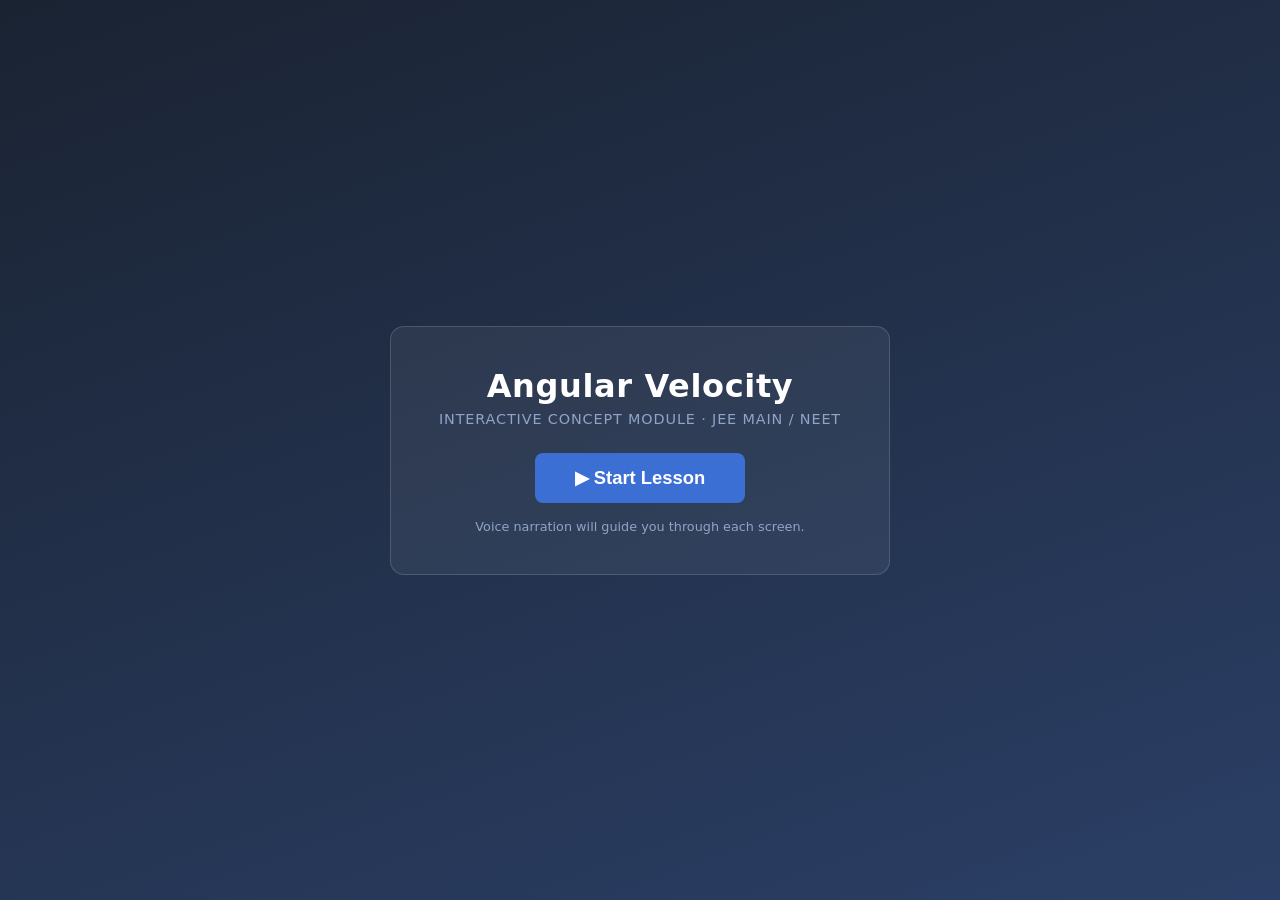
<file: kinematics_04/angular_velocity_01.html>
<!DOCTYPE html>
<html lang="en">
<head>
  <meta charset="UTF-8" />
  <meta name="viewport" content="width=device-width, initial-scale=1.0" />
  <title>Angular Velocity — Interactive Module</title>
  <link rel="stylesheet" href="angular_velocity_01.css" />
</head>
<body>

<!-- START OVERLAY — one click here unlocks browser audio so narration can auto-play -->
<div id="startOverlay">
  <div class="start-card">
    <div class="start-title">Angular Velocity</div>
    <div class="start-sub">Interactive Concept Module · JEE Main / NEET</div>
    <button id="startBtn" type="button">▶ Start Lesson</button>
    <div class="start-hint">Voice narration will guide you through each screen.</div>
  </div>
</div>

<div id="app">

  <!-- HEADER -->
  <header>
    <span class="module-title">Angular Velocity · Interactive Concept Module</span>
    <button id="voiceBtn" onclick="toggleVoice()" title="Mute narration">🔊</button>
    <span class="screen-label" id="headerLabel">Screen 1 of 8</span>
  </header>

  <!-- ══════════════════════════════════════════════
       SCREEN 01 — Angular Displacement
  ═══════════════════════════════════════════════ -->
  <section class="screen active" id="s1">
    <div class="screen-title">Screen 01 · Concept of Angular Displacement</div>
    <div class="cols">
      <!-- LEFT -->
      <div class="panel">
        <div class="panel-label">Concept Panel</div>
        <h2>Angular Displacement (θ)</h2>
        <p>Angle swept by the radius vector of a particle in circular motion, measured from a reference line.</p>
        <div class="section-label">Units</div>
        <div class="unit-tags">
          <span class="unit-tag active" id="s1-unit-rad" onclick="s1SetUnit('rad')">radian (SI)</span>
          <span class="unit-tag" id="s1-unit-deg" onclick="s1SetUnit('deg')">degree</span>
        </div>
        <div class="section-label">Key Relation</div>
        <div class="formula-box">θ (rad) = arc length / radius &nbsp;·&nbsp; 180° = π rad</div>
      </div>

      <!-- CANVAS -->
      <div class="canvas-panel">
        <div class="panel-label" style="align-self:flex-start">Interactive Canvas</div>
        <canvas id="c1" width="420" height="360"></canvas>
        <div class="canvas-hint">&#8635; drag radius to rotate</div>
        <div class="readout-bar">
          <div class="readout-chip" id="s1-rad-chip">θ = 0.00 rad</div>
          <div class="readout-chip" id="s1-deg-chip">θ = 0.0°</div>
        </div>
      </div>

    </div>
    <div class="nav-row">
      <button class="btn reset" onclick="s1Reset()">RESET</button>
      <button class="btn primary" onclick="goTo(2)">NEXT →</button>
    </div>
  </section>

  <!-- ══════════════════════════════════════════════
       SCREEN 02 — Defining Angular Velocity
  ═══════════════════════════════════════════════ -->
  <section class="screen" id="s2">
    <div class="screen-title">Screen 02 · Defining Angular Velocity</div>
    <div class="cols">
      <!-- LEFT -->
      <div class="panel">
        <div class="panel-label">Definitions</div>
        <h2>Average Angular Velocity</h2>
        <div class="formula-box">ω̄ = Δθ / Δt</div>
        <p>Total angular displacement divided by total time interval.</p>
        <h2>Instantaneous Angular Velocity</h2>
        <div class="formula-box">ω = dθ / dt</div>
        <p>Limit of average angular velocity as Δt → 0.</p>
        <div class="units-section" id="s2-units-section">
          <div class="section-label">Units</div>
          <div class="unit-tags">
            <span class="unit-tag active" id="s2-unit-rad" onclick="s2SetUnit('rad')">rad/s</span>
            <span class="unit-tag" id="s2-unit-rpm" onclick="s2SetUnit('rpm')">rev/min</span>
            <span class="unit-tag" id="s2-unit-degs" onclick="s2SetUnit('degs')">deg/s</span>
          </div>
        </div>
      </div>

      <!-- CANVAS -->
      <div class="canvas-panel">
        <div class="panel-label" style="align-self:flex-start">Interactive Canvas</div>
        <canvas id="c2" width="420" height="300"></canvas>
        <div class="live-readout">
          <div>Δθ = <span class="val" id="s2-dtheta">1.57 rad</span></div>
          <div>Δt = <span class="val" id="s2-dt">0.50 s</span></div>
          <div>ω = <span class="val" id="s2-omega">3.14 rad/s</span></div>
          <div id="s2-conversion" style="font-size:0.8rem;color:var(--text-muted);margin-top:4px;font-style:italic;"></div>
        </div>
      </div>

      <!-- RIGHT -->
      <div class="right-panel">
        <div class="interactive-box">
          <div class="ibox-label">Interactive</div>
          <ul>
            <li>Slider: change Δθ and Δt</li>
            <li>Observe ω update in real time</li>
          </ul>
        </div>
        <div class="controls-box" id="s2-controls-box">
          <div class="ctrl-label">Controls</div>
          <div class="slider-group">
            <label>Δθ (radians)</label>
            <input type="range" id="s2-sl-dtheta" min="0.1" max="6.28" step="0.01" value="1.57" oninput="s2Update()" />
            <div class="slider-val" id="s2-sl-dtheta-val">current: 1.57 rad</div>
          </div>
          <div class="slider-group">
            <label>Δt (seconds)</label>
            <input type="range" id="s2-sl-dt" min="0.1" max="5" step="0.1" value="0.5" oninput="s2Update()" />
            <div class="slider-val" id="s2-sl-dt-val">current: 0.50 s</div>
          </div>
        </div>
        <div class="nav-row">
          <button class="btn" onclick="goTo(1)">← BACK</button>
          <button class="btn primary" onclick="goTo(3)">NEXT →</button>
        </div>
      </div>
    </div>
  </section>

  <!-- ══════════════════════════════════════════════
       SCREEN 03 — Direction of Angular Velocity
  ═══════════════════════════════════════════════ -->
  <section class="screen" id="s3">
    <div class="screen-title">Screen 03 · Direction of Angular Velocity</div>
    <div class="cols">
      <!-- LEFT -->
      <div class="panel">
        <div class="panel-label">Concept Panel</div>
        <h2>Right-Hand Thumb Rule</h2>
        <p>Curl the fingers of your right hand in the direction of rotation. The thumb points along the direction of <strong>ω⃗</strong>.</p>
        <div style="display:flex;gap:10px;justify-content:center;margin:10px 0;">
          <div style="text-align:center;">
            <canvas id="c3-rhr-acw" width="100" height="120"></canvas>
            <div style="font-size:0.75rem;color:var(--text-muted);margin-top:2px;">↺ Anticlockwise</div>
          </div>
          <div style="text-align:center;">
            <canvas id="c3-rhr-cw" width="100" height="120"></canvas>
            <div style="font-size:0.75rem;color:var(--text-muted);margin-top:2px;">↻ Clockwise</div>
          </div>
        </div>
        <div class="sign-box">
          <div class="section-label">Sign Convention</div>
          <div class="sign-row"><span class="odot">⊙</span> <span class="sign-lbl">out of screen</span><span class="sign-arrow">→</span> anticlockwise ω</div>
          <div class="sign-row"><span class="otimes">⊗</span> <span class="sign-lbl">into screen</span><span class="sign-arrow">→</span> clockwise ω</div>
        </div>
      </div>

      <!-- CANVAS -->
      <div class="canvas-panel">
        <div class="panel-label" style="align-self:flex-start">Interactive Canvas</div>
        <canvas id="c3" width="420" height="340"></canvas>
        <div id="s3-omega-label" style="font-size:0.92rem;font-weight:600;color:var(--blue);">ω⃗ (out of screen)</div>
        <div class="readout-bar">
          <button class="toggle-btn active" id="s3-acw-btn" onclick="s3SetDir('acw')" style="flex:1;padding:10px;">↺ Anticlockwise</button>
          <button class="toggle-btn" id="s3-cw-btn" onclick="s3SetDir('cw')" style="flex:1;padding:10px;">↻ Clockwise</button>
        </div>
      </div>

      <!-- RIGHT -->
      <div class="right-panel">
        <div class="controls-box" id="s3-view-box">
          <div class="ctrl-label">View</div>
          <div class="toggle-group" style="flex-direction:column;">
            <button class="toggle-btn active" id="s3-v2d" onclick="s3SetView('2d')">2D top view</button>
            <button class="toggle-btn" id="s3-v3d" onclick="s3SetView('3d')">3D perspective</button>
          </div>
        </div>
        <div class="nav-row">
          <button class="btn" onclick="goTo(2)">← BACK</button>
          <button class="btn primary" onclick="goTo(4)">NEXT →</button>
        </div>
      </div>
    </div>
  </section>

  <!-- ══════════════════════════════════════════════
       SCREEN 04 — v = rω
  ═══════════════════════════════════════════════ -->
  <section class="screen" id="s4">
    <div class="screen-title">Screen 04 · Relation Between Linear &amp; Angular Velocity</div>
    <div class="cols">
      <!-- LEFT -->
      <div class="panel">
        <div class="panel-label">Key Relation</div>
        <h2>Linear ↔ Angular</h2>
        <div class="formula-box" style="font-size:1.4rem;padding:18px;">v = r ω</div>
        <p><strong>v</strong> = linear (tangential) speed</p>
        <p><strong>r</strong> = radius (distance from axis)</p>
        <p><strong>ω</strong> = angular speed (rad/s)</p>
        <div class="insight-box">
          <div class="insight-label">Insight</div>
          All points on a rigid rotating body share the same ω, but points farther from the axis have larger linear speed v.
        </div>
      </div>

      <!-- CANVAS -->
      <div class="canvas-panel">
        <div class="panel-label" style="align-self:flex-start">Interactive Canvas</div>
        <canvas id="c4" width="420" height="340"></canvas>
        <div style="font-size:0.82rem;color:var(--text-muted);font-style:italic;">Same ω · Different r</div>
      </div>

      <!-- RIGHT -->
      <div class="right-panel">
        <div class="interactive-box">
          <div class="ibox-label">Interactive</div>
          <ul>
            <li>Drag points to change r₁, r₂</li>
            <li>Slider sets shared ω</li>
            <li>v₁ and v₂ compared live</li>
          </ul>
        </div>
        <div class="controls-box" id="s4-controls-box">
          <div class="ctrl-label">Controls</div>
          <div class="slider-group">
            <label>ω (rad/s)</label>
            <input type="range" id="s4-sl-omega" min="0.5" max="10" step="0.1" value="4.0" oninput="s4Update()" />
            <div class="slider-val" id="s4-omega-val">ω = 4.0 rad/s</div>
          </div>
          <div class="slider-group">
            <label>r₁ (m)</label>
            <input type="range" id="s4-sl-r1" min="0.05" max="0.5" step="0.01" value="0.20" oninput="s4Update()" />
            <div class="slider-val" id="s4-r1-val">r₁ = 0.20 m</div>
          </div>
          <div class="slider-group">
            <label>r₂ (m)</label>
            <input type="range" id="s4-sl-r2" min="0.1" max="0.9" step="0.01" value="0.45" oninput="s4Update()" />
            <div class="slider-val" id="s4-r2-val">r₂ = 0.45 m</div>
          </div>
        </div>
        <div class="comparison-box">
          <div class="section-label" style="margin-bottom:6px;">Comparison</div>
          <div>v₁ (r₁ = <span id="s4-r1-disp">0.20</span> m) = <span class="cv" id="s4-v1">0.80 m/s</span></div>
          <div>v₂ (r₂ = <span id="s4-r2-disp">0.45</span> m) = <span class="cv" id="s4-v2">1.80 m/s</span></div>
          <div style="margin-top:6px;font-size:0.82rem;">v₁/v₂ = r₁/r₂ = <span class="cv" id="s4-ratio">0.44</span></div>
        </div>
        <div class="nav-row">
          <button class="btn" onclick="goTo(3)">← BACK</button>
          <button class="btn primary" onclick="goTo(6)">NEXT →</button>
        </div>
      </div>
    </div>
  </section>

  <!-- ══════════════════════════════════════════════
       SCREEN 05 — Multiple Representations
  ═══════════════════════════════════════════════ -->
  <section class="screen" id="s6">
    <div class="screen-title">Screen 05 · Multiple Representations</div>
    <div style="display:flex;justify-content:center;margin-bottom:12px;">
      <div class="rep-panel">
        <div class="rep-label" id="s6-motion-label">MOTION ANIMATION</div>
        <canvas id="c6a" width="240" height="220"></canvas>
      </div>
    </div>
    <div class="challenge-row">
      <div class="challenge-panel" id="s6-challenge-a">
        <div class="ch-label">Challenge A · Motion → Graph</div>
        <p>Watch the rotation. Pick the matching θ–t graph.</p>
        <div class="choice-grid" id="s6-ca-choices">
          <div class="choice-item" id="s6ca-A" onclick="s6ChooseA('A')">
            <canvas width="60" height="50" id="g6ca-A"></canvas>A
          </div>
          <div class="choice-item" id="s6ca-B" onclick="s6ChooseA('B')">
            <canvas width="60" height="50" id="g6ca-B"></canvas>B
          </div>
          <div class="choice-item" id="s6ca-C" onclick="s6ChooseA('C')">
            <canvas width="60" height="50" id="g6ca-C"></canvas>C
          </div>
          <div class="choice-item" id="s6ca-D" onclick="s6ChooseA('D')">
            <canvas width="60" height="50" id="g6ca-D"></canvas>D
          </div>
        </div>
        <div id="s6-ca-feedback" style="font-size:0.8rem;margin-top:8px;min-height:20px;"></div>
      </div>
      <div class="challenge-panel" id="s6-challenge-b">
        <div class="ch-label">Challenge B · Motion → Graph</div>
        <p>Watch the rotation above. Pick the matching ω–t graph.</p>
        <div class="choice-grid" id="s6-cb-choices">
          <div class="choice-item" id="s6cb-A" onclick="s6ChooseB('A')">
            <canvas width="60" height="50" id="g6cb-A"></canvas>A
          </div>
          <div class="choice-item" id="s6cb-B" onclick="s6ChooseB('B')">
            <canvas width="60" height="50" id="g6cb-B"></canvas>B
          </div>
          <div class="choice-item" id="s6cb-C" onclick="s6ChooseB('C')">
            <canvas width="60" height="50" id="g6cb-C"></canvas>C
          </div>
          <div class="choice-item" id="s6cb-D" onclick="s6ChooseB('D')">
            <canvas width="60" height="50" id="g6cb-D"></canvas>D
          </div>
        </div>
        <div id="s6-cb-feedback" style="font-size:0.8rem;margin-top:8px;min-height:20px;"></div>
      </div>
    </div>
    <div class="nav-row" style="margin-top:10px;">
      <button class="btn" onclick="goTo(4)">← BACK</button>
      <button class="btn" onclick="s6RotateAgain()">↺ Rotate Again</button>
      <button class="btn primary" onclick="goTo(7)">NEXT →</button>
    </div>
  </section>

  <!-- ══════════════════════════════════════════════
       SCREEN 06 — MCQ 1
  ═══════════════════════════════════════════════ -->
  <section class="screen" id="s7">
    <div class="screen-title">Screen 06 · JEE Main Practice — Angular Velocity</div>
    <div class="mcq-layout">
      <div class="question-panel">
        <div class="q-label">Question</div>
        <p><span class="q-num">Q1.</span></p>
        <p class="q-text">A particle moves in a circle of radius 0.5 m with a constant angular speed. It completes 30 revolutions per minute. The linear speed of the particle is approximately:</p>
        <div style="background:var(--canvas-bg);border:1px dashed var(--border);border-radius:6px;padding:14px;text-align:center;font-size:0.82rem;font-style:italic;color:var(--text-muted);">
          Figure: particle on a horizontal circle, radius r = 0.5 m
        </div>
        <div class="choices" id="s7-choices">
          <button class="choice-btn" onclick="s7Choose('A')">(A) &nbsp;0.79 m/s <span class="checkmark"></span></button>
          <button class="choice-btn" onclick="s7Choose('B')">(B) &nbsp;1.57 m/s <span class="checkmark"></span></button>
          <button class="choice-btn" onclick="s7Choose('C')">(C) &nbsp;3.14 m/s <span class="checkmark"></span></button>
          <button class="choice-btn" onclick="s7Choose('D')">(D) &nbsp;6.28 m/s <span class="checkmark"></span></button>
        </div>
      </div>
      <div class="solution-panel" id="s7-solution" style="display:none">
        <div class="sol-label">Solution</div>
        <div class="sol-step">
          <div class="step-title">Step 1 · Convert RPM → rad/s</div>
          <div class="step-formula">ω = 2π × (30/60) = π rad/s ≈ 3.14 rad/s</div>
        </div>
        <div class="sol-step">
          <div class="step-title">Step 2 · Apply v = r ω</div>
          <div class="step-formula">v = 0.5 × π = π/2 m/s ≈ 1.57 m/s</div>
        </div>
        <div class="answer-label">Answer</div>
        <div class="answer-box">(B) &nbsp;1.57 m/s</div>
        <div class="insight-box">
          <div class="insight-label">Takeaway</div>
          Always convert revolutions to radians (1 rev = 2π rad). Then v = rω gives linear speed in m/s if r is in metres.
        </div>
      </div>
    </div>
    <div class="nav-row" style="margin-top:12px;">
      <button class="btn" onclick="goTo(6)">← BACK</button>
      <button class="btn primary" onclick="goTo(8)">NEXT →</button>
    </div>
  </section>

  <!-- ══════════════════════════════════════════════
       SCREEN 08 — MCQ 2
  ═══════════════════════════════════════════════ -->
  <section class="screen" id="s8">
    <div class="screen-title">Screen 07 · JEE Main Practice — Angular Velocity</div>
    <div class="mcq-layout">
      <div class="question-panel">
        <div class="q-label">Question</div>
        <p><span class="q-num">Q2.</span></p>
        <p class="q-text">The angular position of a rotating disc is given by θ(t) = 2t³ − 3t² + 4 (in radians, t in seconds). The angular velocity of the disc at t = 2 s is:</p>
        <div class="q-formula-box">θ(t) = 2t³ − 3t² + 4</div>
        <div class="q-hint">💡 Hint: ω = dθ/dt</div>
        <div class="choices" id="s8-choices">
          <button class="choice-btn" onclick="s8Choose('A')">(A) &nbsp;6 rad/s <span class="checkmark"></span></button>
          <button class="choice-btn" onclick="s8Choose('B')">(B) &nbsp;10 rad/s <span class="checkmark"></span></button>
          <button class="choice-btn" onclick="s8Choose('C')">(C) &nbsp;12 rad/s <span class="checkmark"></span></button>
          <button class="choice-btn" onclick="s8Choose('D')">(D) &nbsp;18 rad/s <span class="checkmark"></span></button>
        </div>
      </div>
      <div class="solution-panel" id="s8-solution" style="display:none">
        <div class="sol-label">Solution</div>
        <div class="sol-step">
          <div class="step-title">Step 1 · Differentiate θ(t)</div>
          <div class="step-formula">ω(t) = dθ/dt = 6t² − 6t</div>
        </div>
        <div class="sol-step">
          <div class="step-title">Step 2 · Substitute t = 2 s</div>
          <div class="step-formula">ω(2) = 6(4) − 6(2) = 24 − 12 = 12 rad/s</div>
        </div>
        <div class="answer-label">Answer</div>
        <div class="answer-box">(C) &nbsp;12 rad/s</div>
        <div class="insight-box">
          <div class="insight-label">Takeaway</div>
          Instantaneous ω is the time derivative of θ(t). For variable rotation, evaluate ω = dθ/dt at the required instant.
        </div>
      </div>
    </div>
    <div class="nav-row" style="margin-top:12px;">
      <button class="btn" onclick="goTo(7)">← BACK</button>
      <button class="btn primary" onclick="goTo(1)">↺ Start Over</button>
    </div>
  </section>

  <!-- FOOTER -->
  <footer>
    <span id="footerLabel">Screen 1 of 8 · Angular Velocity · JEE Main / NEET</span>
    <div class="progress-dots" id="progressDots"></div>
  </footer>

</div>
<script src="angular_velocity_01.js"></script>
</body>
</html>
</file>
<file: styles.css>
/* =============================================
   PhysicsLab – Styles
   ============================================= */

/* --- Reset & Base --- */
*, *::before, *::after { box-sizing: border-box; margin: 0; padding: 0; }

:root {
  --navy:       #0F1B2D;
  --navy-mid:   #1A2B44;
  --navy-light: #253A5A;
  --blue:       #1A9FE0;
  --blue-light: #4DB8F0;
  --red:        #E05252;
  --red-dark:   #C0392B;
  --green:      #27AE60;
  --gold:       #F39C12;
  --white:      #FFFFFF;
  --off-white:  #F0F4F8;
  --grey:       #8899AA;
  --text-dim:   #A0B0C0;
  --card-bg:    #FFFFFF;
  --shadow:     0 4px 24px rgba(0,0,0,0.10);
  --radius:     12px;
  --transition: 0.25s ease;
}

html { scroll-behavior: smooth; font-size: 16px; }

body {
  font-family: 'Segoe UI', system-ui, -apple-system, sans-serif;
  background: var(--off-white);
  color: var(--navy);
  line-height: 1.6;
}

/* =============================================
   NAVBAR  (Section ①)
   ============================================= */
#navbar {
  position: fixed;
  top: 0; left: 0; right: 0;
  z-index: 1000;
  background: var(--navy);
  height: 64px;
  display: flex;
  align-items: center;
  padding: 0 5%;
  box-shadow: 0 2px 16px rgba(0,0,0,0.35);
}

.nav-logo {
  display: flex;
  align-items: center;
  gap: 10px;
  text-decoration: none;
  flex-shrink: 0;
}

.nav-logo svg { width: 36px; height: 36px; }

.nav-logo span {
  font-size: 1.35rem;
  font-weight: 700;
  color: var(--white);
  letter-spacing: -0.5px;
}

.nav-links {
  display: flex;
  align-items: center;
  gap: 36px;
  margin-left: auto;
  list-style: none;
}

.nav-links a {
  color: var(--white);
  text-decoration: none;
  font-size: 0.95rem;
  opacity: 0.85;
  transition: opacity var(--transition);
}
.nav-links a:hover { opacity: 1; }

.nav-badge {
  background: var(--red);
  color: var(--white);
  font-size: 0.82rem;
  font-weight: 700;
  padding: 5px 14px;
  border-radius: 6px;
  letter-spacing: 0.5px;
  text-decoration: none;
  white-space: nowrap;
}

.hamburger {
  display: none;
  flex-direction: column;
  gap: 5px;
  cursor: pointer;
  margin-left: auto;
  background: none;
  border: none;
  padding: 4px;
}
.hamburger span {
  display: block;
  width: 24px; height: 2px;
  background: var(--white);
  border-radius: 2px;
  transition: var(--transition);
}

/* =============================================
   HERO  (Section ②)
   ============================================= */
#home {
  min-height: 100vh;
  background: var(--navy);
  display: flex;
  flex-direction: column;
  justify-content: center;
  padding: 100px 5% 60px;
  position: relative;
  overflow: hidden;
}

.hero-inner {
  display: grid;
  grid-template-columns: 1fr auto;
  gap: 40px;
  align-items: center;
  max-width: 1100px;
  margin: 0 auto;
  width: 100%;
}

.hero-text h1 {
  font-size: clamp(2.4rem, 5vw, 3.6rem);
  font-weight: 800;
  color: var(--white);
  line-height: 1.15;
  margin-bottom: 18px;
}

.hero-text p {
  font-size: 1.15rem;
  color: var(--text-dim);
  max-width: 480px;
  margin-bottom: 36px;
}

.hero-ctas {
  display: flex;
  gap: 16px;
  flex-wrap: wrap;
}

.btn-primary {
  background: var(--red);
  color: var(--white);
  border: none;
  padding: 14px 30px;
  border-radius: 8px;
  font-size: 1rem;
  font-weight: 700;
  cursor: pointer;
  text-decoration: none;
  transition: background var(--transition), transform var(--transition);
  display: inline-block;
}
.btn-primary:hover { background: var(--red-dark); transform: translateY(-2px); }

.btn-secondary {
  background: transparent;
  color: var(--white);
  border: 2px solid rgba(255,255,255,0.5);
  padding: 14px 30px;
  border-radius: 8px;
  font-size: 1rem;
  font-weight: 600;
  cursor: pointer;
  text-decoration: none;
  transition: border-color var(--transition), transform var(--transition);
  display: inline-block;
}
.btn-secondary:hover { border-color: var(--white); transform: translateY(-2px); }

/* Rocket illustration */
.hero-visual {
  position: relative;
  width: 220px;
  height: 220px;
}

.hero-circle-bg {
  position: absolute;
  inset: 0;
  border-radius: 50%;
  background: var(--navy-light);
  opacity: 0.6;
}

.hero-circle-sm {
  position: absolute;
  width: 140px; height: 140px;
  bottom: -20px; right: -20px;
  border-radius: 50%;
  background: var(--navy-mid);
  opacity: 0.5;
}

.hero-rocket {
  position: absolute;
  top: 50%; left: 50%;
  transform: translate(-50%, -55%) rotate(-30deg);
  font-size: 90px;
  animation: float 3s ease-in-out infinite;
}

@keyframes float {
  0%, 100% { transform: translate(-50%, -55%) rotate(-30deg); }
  50% { transform: translate(-50%, -65%) rotate(-30deg); }
}

/* Stats bar */
.stats-bar {
  display: flex;
  gap: 0;
  margin-top: 56px;
  max-width: 1100px;
  margin-left: auto;
  margin-right: auto;
  width: 100%;
  border-top: 1px solid rgba(255,255,255,0.08);
  padding-top: 36px;
  flex-wrap: wrap;
}

.stat-item {
  display: flex;
  align-items: center;
  gap: 12px;
  flex: 1;
  min-width: 160px;
}

.stat-icon { font-size: 1.8rem; }

.stat-text strong {
  display: block;
  font-size: 1.5rem;
  font-weight: 800;
  color: var(--white);
}

.stat-text span {
  font-size: 0.85rem;
  color: var(--text-dim);
}

/* =============================================
   MODULE CARDS  (Section ③)
   ============================================= */
#modules {
  padding: 90px 5%;
  background: var(--off-white);
}

.section-header {
  text-align: center;
  margin-bottom: 52px;
}
.section-header h2 {
  font-size: 2rem;
  font-weight: 800;
  color: var(--navy);
  margin-bottom: 8px;
}
.section-header p {
  color: var(--grey);
  font-size: 1rem;
}

.module-cards-grid {
  display: grid;
  grid-template-columns: repeat(3, 1fr);
  gap: 28px;
  max-width: 1100px;
  margin: 0 auto;
}

.module-card {
  background: var(--card-bg);
  border-radius: var(--radius);
  box-shadow: var(--shadow);
  overflow: hidden;
  transition: transform var(--transition), box-shadow var(--transition);
  border-top: 4px solid transparent;
}
.module-card:hover { transform: translateY(-6px); box-shadow: 0 12px 40px rgba(0,0,0,0.15); }
.module-card.kinematics { border-top-color: var(--blue); }
.module-card.projectile  { border-top-color: var(--red); }
.module-card.angular     { border-top-color: var(--green); }

.card-header {
  display: flex;
  align-items: center;
  gap: 14px;
  padding: 24px 24px 16px;
}

.card-icon {
  width: 50px; height: 50px;
  border-radius: 50%;
  display: flex;
  align-items: center;
  justify-content: center;
  font-size: 1.4rem;
  flex-shrink: 0;
}
.kinematics .card-icon { background: #EBF6FE; }
.projectile  .card-icon { background: #FEF0EE; }
.angular     .card-icon { background: #EAF7EF; }

.card-header-text .module-label {
  font-size: 0.72rem;
  font-weight: 700;
  letter-spacing: 1.5px;
  text-transform: uppercase;
  margin-bottom: 2px;
}
.kinematics .module-label { color: var(--blue); }
.projectile  .module-label { color: var(--red); }
.angular     .module-label { color: var(--green); }

.card-header-text h3 {
  font-size: 1.25rem;
  font-weight: 700;
  color: var(--navy);
}

.card-preview {
  margin: 0 24px;
  border-radius: 8px;
  overflow: hidden;
  background: #F7FAFC;
  border: 1px solid #E0E8EF;
  height: 160px;
  position: relative;
}

.card-preview canvas { width: 100%; height: 100%; }

.card-body {
  padding: 16px 24px;
  color: var(--grey);
  font-size: 0.92rem;
  line-height: 1.6;
}

.card-footer { padding: 16px 24px 24px; }

.btn-module {
  display: inline-block;
  padding: 11px 24px;
  border-radius: 7px;
  font-size: 0.95rem;
  font-weight: 700;
  text-decoration: none;
  border: none;
  cursor: pointer;
  transition: filter var(--transition), transform var(--transition);
  color: var(--white);
  width: 100%;
  text-align: center;
}
.btn-module:hover { filter: brightness(1.1); transform: translateY(-1px); }
.kinematics .btn-module { background: var(--blue); }
.projectile  .btn-module { background: var(--red); }
.angular     .btn-module { background: var(--green); }

/* =============================================
   MODULE DETAIL SECTIONS  (Sections ④ ⑤)
   ============================================= */
.module-detail {
  padding: 90px 5%;
}
.module-detail.kinematics-section { background: #F0F8FF; }
.module-detail.projectile-section { background: #FFF5F5; }

.detail-inner {
  max-width: 1100px;
  margin: 0 auto;
}

.detail-header {
  display: flex;
  align-items: center;
  gap: 16px;
  margin-bottom: 36px;
}

.detail-badge {
  font-size: 0.72rem;
  font-weight: 700;
  letter-spacing: 2px;
  text-transform: uppercase;
  padding: 4px 12px;
  border-radius: 20px;
  color: var(--white);
}
.kinematics-section .detail-badge { background: var(--blue); }
.projectile-section  .detail-badge { background: var(--red); }

.detail-header h2 {
  font-size: 1.75rem;
  font-weight: 800;
  color: var(--navy);
}

.sim-layout {
  display: grid;
  grid-template-columns: 1fr 340px;
  gap: 28px;
  align-items: start;
}

.sim-canvas-wrap {
  background: var(--white);
  border-radius: var(--radius);
  box-shadow: var(--shadow);
  overflow: hidden;
  padding: 20px;
}

.sim-canvas-wrap canvas {
  width: 100%;
  border-radius: 8px;
  display: block;
}

.sim-controls {
  background: var(--white);
  border-radius: var(--radius);
  box-shadow: var(--shadow);
  padding: 24px;
  display: flex;
  flex-direction: column;
  gap: 20px;
}

.sim-controls h4 {
  font-size: 0.8rem;
  font-weight: 700;
  letter-spacing: 1.5px;
  text-transform: uppercase;
  color: var(--grey);
  margin-bottom: -8px;
}

.control-group { display: flex; flex-direction: column; gap: 8px; }

.control-group label {
  font-size: 0.88rem;
  font-weight: 600;
  color: var(--navy);
  display: flex;
  justify-content: space-between;
}

.control-group label span {
  font-weight: 700;
  color: var(--blue);
}
.projectile-section .control-group label span { color: var(--red); }

input[type="range"] {
  -webkit-appearance: none;
  width: 100%;
  height: 6px;
  border-radius: 3px;
  background: #DDE6EF;
  outline: none;
  cursor: pointer;
}
input[type="range"]::-webkit-slider-thumb {
  -webkit-appearance: none;
  width: 18px; height: 18px;
  border-radius: 50%;
  background: var(--blue);
  box-shadow: 0 2px 6px rgba(26,159,224,0.35);
  transition: transform var(--transition);
}
input[type="range"]::-webkit-slider-thumb:hover { transform: scale(1.2); }
.projectile-section input[type="range"]::-webkit-slider-thumb { background: var(--red); }

.info-cards {
  display: grid;
  grid-template-columns: 1fr 1fr;
  gap: 10px;
}

.info-card {
  background: var(--off-white);
  border-radius: 8px;
  padding: 10px 12px;
  text-align: center;
}

.info-card .ic-label {
  font-size: 0.72rem;
  color: var(--grey);
  text-transform: uppercase;
  letter-spacing: 0.8px;
  margin-bottom: 2px;
}

.info-card .ic-value {
  font-size: 1.05rem;
  font-weight: 700;
  color: var(--navy);
}

.btn-sim {
  padding: 12px;
  border-radius: 8px;
  border: none;
  font-size: 0.95rem;
  font-weight: 700;
  cursor: pointer;
  transition: filter var(--transition), transform var(--transition);
  color: var(--white);
}
.btn-sim:hover { filter: brightness(1.1); transform: translateY(-1px); }
.btn-sim.blue-btn { background: var(--blue); }
.btn-sim.red-btn  { background: var(--red); }
.btn-sim.outline  {
  background: transparent;
  border: 2px solid currentColor;
  color: var(--grey);
}
.btn-sim.outline:hover { color: var(--navy); border-color: var(--navy); filter: none; }

.btn-row { display: flex; gap: 10px; }
.btn-row .btn-sim { flex: 1; }

/* Concept cards */
.concept-box {
  margin-top: 28px;
  background: var(--white);
  border-radius: var(--radius);
  box-shadow: var(--shadow);
  padding: 24px;
}

.concept-box h4 {
  font-size: 0.8rem;
  font-weight: 700;
  letter-spacing: 1.5px;
  text-transform: uppercase;
  color: var(--grey);
  margin-bottom: 16px;
}

.concept-tags {
  display: flex;
  flex-wrap: wrap;
  gap: 10px;
}

.concept-tag {
  background: var(--off-white);
  border-radius: 20px;
  padding: 6px 14px;
  font-size: 0.85rem;
  font-weight: 600;
  color: var(--navy-mid);
  border: 1px solid #DDE6EF;
}

/* Quiz inline */
.quiz-box {
  margin-top: 20px;
  background: var(--white);
  border-radius: var(--radius);
  box-shadow: var(--shadow);
  padding: 24px;
}
.quiz-box h4 {
  font-size: 0.85rem;
  font-weight: 700;
  letter-spacing: 1px;
  text-transform: uppercase;
  color: var(--grey);
  margin-bottom: 12px;
}
.quiz-question { font-size: 0.95rem; font-weight: 600; color: var(--navy); margin-bottom: 14px; }
.quiz-options { display: flex; flex-direction: column; gap: 8px; }
.quiz-option {
  display: flex;
  align-items: center;
  gap: 10px;
  padding: 10px 14px;
  border-radius: 8px;
  border: 2px solid #DDE6EF;
  cursor: pointer;
  font-size: 0.9rem;
  transition: var(--transition);
  background: var(--white);
}
.quiz-option:hover { border-color: var(--blue); background: #EBF6FE; }
.quiz-option.correct { border-color: var(--green); background: #EAF7EF; color: var(--green); }
.quiz-option.wrong   { border-color: var(--red);   background: #FEF0EE; color: var(--red); }
.quiz-feedback { margin-top: 10px; font-size: 0.88rem; font-weight: 600; min-height: 20px; }

/* =============================================
   FOOTER  (Section ⑥)
   ============================================= */
#footer-cta {
  background: #2B4270;
  padding: 70px 5%;
  text-align: center;
}

#footer-cta .cta-icon { font-size: 3rem; margin-bottom: 16px; display: block; }

#footer-cta h2 {
  font-size: 2rem;
  font-weight: 800;
  color: var(--white);
  margin-bottom: 10px;
}

#footer-cta p {
  color: rgba(255,255,255,0.7);
  margin-bottom: 28px;
  font-size: 1rem;
}

footer {
  background: var(--navy);
  padding: 48px 5% 28px;
}

.footer-grid {
  display: grid;
  grid-template-columns: 1.5fr 1fr 1fr 1fr;
  gap: 40px;
  max-width: 1100px;
  margin: 0 auto 36px;
}

.footer-brand .brand-name {
  display: flex;
  align-items: center;
  gap: 10px;
  color: var(--white);
  font-size: 1.2rem;
  font-weight: 700;
  margin-bottom: 12px;
  text-decoration: none;
}

.footer-brand p {
  color: var(--text-dim);
  font-size: 0.88rem;
  line-height: 1.65;
}

.footer-col h5 {
  color: var(--white);
  font-size: 0.9rem;
  font-weight: 700;
  margin-bottom: 16px;
  letter-spacing: 0.5px;
}

.footer-col ul { list-style: none; display: flex; flex-direction: column; gap: 10px; }

.footer-col ul li a {
  color: var(--text-dim);
  text-decoration: none;
  font-size: 0.88rem;
  transition: color var(--transition);
}
.footer-col ul li a:hover { color: var(--white); }

.footer-contact-list li {
  display: flex;
  align-items: center;
  gap: 8px;
}

.contact-icon {
  font-size: 0.9rem;
  flex-shrink: 0;
  opacity: 0.75;
}

.footer-bottom {
  border-top: 1px solid rgba(255,255,255,0.08);
  padding-top: 20px;
  text-align: center;
  color: var(--text-dim);
  font-size: 0.82rem;
  max-width: 1100px;
  margin: 0 auto;
}

/* =============================================
   RESPONSIVE
   ============================================= */
@media (max-width: 900px) {
  .module-cards-grid { grid-template-columns: 1fr 1fr; }
  .sim-layout { grid-template-columns: 1fr; }
  .footer-grid { grid-template-columns: 1fr 1fr; }
  .hero-visual { display: none; }
}

@media (max-width: 640px) {
  .nav-links { display: none; }
  .hamburger { display: flex; }
  .nav-links.open {
    display: flex;
    flex-direction: column;
    position: fixed;
    top: 64px; left: 0; right: 0;
    background: var(--navy-mid);
    padding: 20px 5%;
    gap: 20px;
    box-shadow: 0 8px 20px rgba(0,0,0,0.3);
  }
  .nav-links.open li { list-style: none; }
  .module-cards-grid { grid-template-columns: 1fr; }
  .footer-grid { grid-template-columns: 1fr; gap: 28px; }
  .stats-bar { gap: 24px; }
  .info-cards { grid-template-columns: 1fr 1fr; }
}
</file>
<file: kinematics_02/velocity_acceleration_01.css>
:root {
  --navy:   #1a2456;
  --teal:   #1a9e72;
  --green:  #27ae60;
  --red:    #e74c3c;
  --bg:     #f0f2f5;
  --card:   #ffffff;
  --text:   #222222;
  --muted:  #777777;
  --border: #dde0e8;
}

/* ── Reset ── */
*, *::before, *::after { box-sizing: border-box; margin: 0; padding: 0; }
body {
  font-family: 'Segoe UI', system-ui, -apple-system, sans-serif;
  background: var(--bg);
  color: var(--text);
  min-height: 100vh;
  font-size: 15px;
}

/* ── Screen management ── */
.screen { display: none; min-height: 100vh; }
.screen.active { display: block; }

/* ── Screen header ── */
.screen-header {
  background: var(--navy);
  color: #fff;
  padding: 18px 36px;
  font-size: 20px;
  font-weight: 700;
  letter-spacing: 0.2px;
}
.screen-num { font-weight: 900; }

/* ── Content wrapper ── */
.content {
  max-width: 920px;
  margin: 0 auto;
  padding: 36px 24px;
}
.content-center {
  max-width: 600px;
  text-align: center;
}

/* ── Question card ── */
.question-card {
  background: var(--card);
  border-radius: 8px;
  box-shadow: 0 1px 5px rgba(0,0,0,0.08);
  padding: 24px 28px;
  display: flex;
  gap: 20px;
  align-items: flex-start;
  margin-bottom: 24px;
}
.q-icon {
  width: 46px; height: 46px; flex-shrink: 0;
  background: var(--navy);
  color: #fff;
  border-radius: 50%;
  display: flex; align-items: center; justify-content: center;
  font-size: 24px; font-weight: 900;
}
.q-body { line-height: 1.75; color: var(--text); margin-bottom: 10px; }
.q-ask  { color: var(--navy); font-weight: 700; }

/* ── MCQ options ── */
.options-list { display: flex; flex-direction: column; gap: 12px; margin-bottom: 32px; }
.option-card {
  background: var(--card);
  border: 1.5px solid var(--border);
  border-radius: 6px;
  padding: 15px 22px;
  display: flex;
  align-items: center;
  gap: 16px;
  cursor: pointer;
  transition: border-color 0.15s, background 0.15s;
  user-select: none;
}
.option-card:hover { border-color: var(--navy); background: #f4f5ff; }
.option-card.selected { border-color: var(--navy); background: #eef0fb; }

.radio-outer {
  width: 22px; height: 22px; flex-shrink: 0;
  border: 2px solid #b0b5c8;
  border-radius: 50%;
  display: flex; align-items: center; justify-content: center;
  transition: border-color 0.15s;
}
.option-card.selected .radio-outer { border-color: var(--navy); }
.radio-inner {
  width: 12px; height: 12px;
  background: var(--navy);
  border-radius: 50%;
  display: none;
}
.option-card.selected .radio-inner { display: block; }
.opt-text { font-size: 15px; }

/* ── Buttons ── */
.btn-row { display: flex; justify-content: center; gap: 16px; flex-wrap: wrap; }

.btn-primary {
  padding: 14px 52px;
  background: var(--navy);
  color: #fff;
  border: none;
  border-radius: 4px;
  font-size: 14px;
  font-weight: 700;
  letter-spacing: 1.2px;
  cursor: pointer;
  transition: opacity 0.15s;
}
.btn-primary:hover { opacity: 0.88; }

.btn-teal {
  padding: 14px 44px;
  background: var(--teal);
  color: #fff;
  border: none;
  border-radius: 4px;
  font-size: 14px;
  font-weight: 700;
  letter-spacing: 1.2px;
  cursor: pointer;
  transition: opacity 0.15s;
}
.btn-teal:hover { opacity: 0.88; }

.btn-outline {
  padding: 12px 32px;
  background: transparent;
  color: var(--navy);
  border: 2px solid var(--navy);
  border-radius: 4px;
  font-size: 14px;
  font-weight: 600;
  cursor: pointer;
  transition: background 0.15s, color 0.15s;
}
.btn-outline:hover { background: var(--navy); color: #fff; }

/* ── Feedback ── */
.feedback-row { display: flex; justify-content: center; margin-bottom: 36px; }
.feedback-card {
  background: var(--card);
  border-radius: 8px;
  box-shadow: 0 2px 12px rgba(0,0,0,0.10);
  padding: 44px 52px;
  text-align: center;
  max-width: 440px;
  width: 100%;
}
.feedback-card.correct-card  { border-top: 5px solid var(--green); }
.feedback-card.incorrect-card { border-top: 5px solid var(--red); }

.fb-icon {
  width: 72px; height: 72px;
  border-radius: 50%;
  margin: 0 auto 18px;
  display: flex; align-items: center; justify-content: center;
  font-size: 34px; color: #fff; font-weight: 900;
}
.icon-correct   { background: var(--green); }
.icon-incorrect { background: var(--red); }

.fb-title { font-size: 30px; font-weight: 700; margin-bottom: 14px; }
.fb-title.correct-color   { color: var(--green); }
.fb-title.incorrect-color { color: var(--red); }
.fb-option { font-size: 15px; color: #555; margin-bottom: 8px; }
.fb-sub { font-size: 14px; color: var(--muted); }

/* ── Explanation ── */
.explanation-card {
  background: var(--card);
  border-radius: 8px;
  box-shadow: 0 1px 5px rgba(0,0,0,0.07);
  padding: 22px 28px;
  line-height: 1.8;
  margin-bottom: 28px;
}
.expl-label { color: var(--navy); font-weight: 700; font-size: 15px; }

/* ── Graphs row ── */
.graphs-row {
  display: grid;
  grid-template-columns: 1fr 1fr;
  gap: 20px;
  margin-bottom: 28px;
}
.graph-box {
  background: var(--card);
  border-radius: 8px;
  box-shadow: 0 1px 5px rgba(0,0,0,0.07);
  padding: 14px;
  overflow: hidden;
}
.graph-box canvas { display: block; width: 100%; height: 300px; }

/* ── Explore card ── */
.explore-card {
  background: #eef0fb;
  border: 1.5px solid #cdd1ee;
  border-radius: 8px;
  padding: 22px 28px;
  display: flex;
  align-items: center;
  justify-content: space-between;
  gap: 24px;
}
.explore-title { font-weight: 700; font-size: 15px; color: var(--navy); margin-bottom: 4px; }
.explore-sub { font-size: 13px; color: var(--muted); }

/* ── Custom input ── */
.keyboard-icon { font-size: 54px; margin-bottom: 14px; }
.input-title { font-size: 30px; font-weight: 700; color: var(--navy); margin-bottom: 30px; }

.input-form { text-align: left; margin-bottom: 32px; display: flex; flex-direction: column; gap: 14px; }
.input-group {
  background: var(--card);
  border-radius: 8px;
  box-shadow: 0 1px 4px rgba(0,0,0,0.07);
  padding: 16px 22px;
}
.input-label { display: block; font-weight: 700; color: var(--navy); font-size: 13.5px; margin-bottom: 9px; }
.text-input {
  width: 100%; border: none;
  background: #f4f6fa; border-radius: 4px;
  padding: 11px 16px; font-size: 15px;
  color: #444; outline: none; font-family: inherit;
  transition: background 0.15s;
}
.text-input:focus { background: #eaecf8; }
.text-input::placeholder { color: #bbb; font-style: italic; }

/* ── Values summary banner ── */
.values-summary {
  background: #eef0fb;
  border: 1.5px solid #cdd1ee;
  border-radius: 8px;
  padding: 18px 28px;
  text-align: center;
  font-size: 16px;
  font-weight: 700;
  color: var(--navy);
  margin-bottom: 28px;
  letter-spacing: 0.3px;
}

/* ── Observation card ── */
.observation-card {
  background: var(--card);
  border-radius: 8px;
  box-shadow: 0 1px 5px rgba(0,0,0,0.07);
  padding: 20px 26px;
  display: flex;
  align-items: flex-start;
  gap: 16px;
  line-height: 1.75;
  margin-top: 4px;
}
.obs-icon { font-size: 30px; flex-shrink: 0; margin-top: 2px; }
.obs-label { font-weight: 700; color: var(--navy); }

/* ── Error message ── */
.error-msg {
  color: var(--red);
  font-size: 13px;
  margin-top: 10px;
  text-align: center;
  min-height: 20px;
}

/* ── Responsive ── */
@media (max-width: 680px) {
  .graphs-row { grid-template-columns: 1fr; }
  .explore-card { flex-direction: column; align-items: flex-start; }
  .screen-header { padding: 16px 20px; font-size: 16px; }
  .content { padding: 24px 16px; }
  .feedback-card { padding: 32px 24px; }
}
</file>
<file: kinematics_03/projectile_motion_01.css>
/* ═══════════════════════════════════════════════════════
   projectile_motion_01.css
═══════════════════════════════════════════════════════ */

:root {
  --navy:   #1a2456;
  --blue:   #2c7bb5;
  --orange: #e8943a;
  --green:  #27ae60;
  --red:    #c0394b;
  --teal:   #1a9e72;
  --purple: #7c5cbf;
  --bg:     #f0f2f5;
  --card:   #ffffff;
  --text:   #222222;
  --muted:  #777777;
  --border: #dde0e8;
}

/* ── Reset ── */
*, *::before, *::after { box-sizing: border-box; margin: 0; padding: 0; }
body {
  font-family: 'Segoe UI', system-ui, -apple-system, sans-serif;
  background: var(--bg);
  color: var(--text);
  min-height: 100vh;
  font-size: 15px;
}

/* ── Screen management ── */
.screen { display: none; min-height: 100vh; }
.screen.active { display: block; }

/* ── Screen badge (top-right, fixed) ── */
#screenBadge {
  position: fixed;
  top: 14px; right: 14px;
  background: var(--orange);
  color: #fff;
  font-size: 12.5px;
  font-weight: 700;
  padding: 5px 14px;
  border-radius: 4px;
  z-index: 999;
  letter-spacing: 0.5px;
  pointer-events: none;
}

/* ════════════════════════════════════════════════════════
   HERO SCREENS (dark navy — screens 1 & 9)
════════════════════════════════════════════════════════ */
.hero-screen {
  background: var(--navy);
  color: #fff;
  min-height: 100vh;
  display: flex;
  flex-direction: column;
  align-items: center;
  justify-content: center;
  text-align: center;
  padding: 50px 24px 60px;
}

.hero-main-title {
  font-size: clamp(38px, 7vw, 76px);
  font-weight: 900;
  letter-spacing: 5px;
  color: #fff;
  margin-bottom: 16px;
}

.hero-part-title {
  font-size: clamp(26px, 5vw, 52px);
  font-weight: 900;
  letter-spacing: 4px;
  color: #fff;
  margin-bottom: 18px;
}

.hero-subtitle {
  font-size: clamp(14px, 2vw, 18px);
  color: #5eb3f0;
  letter-spacing: 1px;
  margin-bottom: 32px;
}

.hero-desc {
  font-size: clamp(13px, 1.5vw, 16px);
  color: #b8cfe0;
  max-width: 600px;
  line-height: 1.8;
  margin-bottom: 44px;
}

.hero-canvas-box {
  border: 2px dashed #3a6090;
  border-radius: 8px;
  width: 100%;
  max-width: 700px;
  height: 230px;
  margin-bottom: 38px;
  overflow: hidden;
  background: rgba(255,255,255,0.04);
}
.hero-canvas-box canvas { display: block; width: 100%; height: 100%; }

.btn-start {
  padding: 17px 84px;
  background: var(--orange);
  color: #fff;
  border: none;
  border-radius: 6px;
  font-size: 16px;
  font-weight: 800;
  letter-spacing: 2.5px;
  cursor: pointer;
  transition: opacity 0.15s, transform 0.1s;
}
.btn-start:hover { opacity: 0.9; transform: translateY(-2px); }

/* ════════════════════════════════════════════════════════
   CONTENT SCREENS (light — screens 2–8, 10–15)
════════════════════════════════════════════════════════ */
.pg-header {
  background: var(--card);
  border-bottom: 2px solid var(--border);
  padding: 22px 36px 16px;
}
.pg-header h1 {
  font-size: clamp(20px, 3vw, 30px);
  font-weight: 800;
  margin-bottom: 2px;
}
.pg-header .pg-sub {
  font-size: 13px;
  color: var(--muted);
  font-style: italic;
}
.pg-body {
  max-width: 1080px;
  margin: 0 auto;
  padding: 28px 24px 80px;
}

/* ── Key concept / insight box ── */
.key-box {
  border-radius: 6px;
  padding: 16px 20px;
  margin-bottom: 24px;
  border-left: 5px solid;
  line-height: 1.75;
  font-size: 14.5px;
}
.key-box .kl {
  font-size: 11px; font-weight: 800;
  text-transform: uppercase; letter-spacing: 1.5px;
  margin-bottom: 5px;
}
.kb-blue   { background: #e7f1fb; border-color: var(--blue);   }
.kb-orange { background: #fef4ea; border-color: var(--orange); }
.kb-purple { background: #f1ecfb; border-color: var(--purple); }
.kb-blue   .kl { color: var(--blue);   }
.kb-orange .kl { color: var(--orange); }
.kb-purple .kl { color: var(--purple); }

/* ── Two / three column grids ── */
.two-col   { display: grid; grid-template-columns: 1fr 1fr; gap: 18px; margin-bottom: 22px; }
.three-col { display: grid; grid-template-columns: 1fr 1fr 1fr; gap: 18px; margin-bottom: 22px; }

/* ── Card / panel ── */
.card {
  background: var(--card);
  border-radius: 8px;
  box-shadow: 0 1px 6px rgba(0,0,0,0.07);
  padding: 20px 22px;
}
.card-title {
  font-size: 13.5px; font-weight: 800;
  color: var(--text);
  margin-bottom: 16px;
}

/* Colored card header strip */
.ch {
  margin: -20px -22px 16px;
  padding: 11px 22px;
  border-radius: 8px 8px 0 0;
  font-size: 12.5px; font-weight: 800;
  letter-spacing: 0.8px; text-transform: uppercase;
  color: #fff;
}
.ch-teal   { background: var(--teal);   }
.ch-red    { background: var(--red);    }
.ch-blue   { background: var(--blue);   }
.ch-orange { background: var(--orange); }
.ch-navy   { background: var(--navy);   }

/* ── Equation display helpers ── */
.eq-line   { font-size: 14px; line-height: 2; color: var(--text); }
.eq-note   { font-size: 12.5px; color: var(--muted); font-style: italic; }
.eq-blue   { font-size: 20px; font-weight: 800; color: var(--blue);   display: block; margin: 8px 0; }
.eq-orange { font-size: 18px; font-weight: 700; color: var(--orange); display: block; margin: 8px 0; }
.eq-navy   { font-size: 22px; font-weight: 800; color: var(--navy);   display: block; margin: 8px 0; }
.eq-purple { font-size: 18px; font-weight: 700; color: var(--purple); display: block; margin: 8px 0; }
.eq-green  { font-size: 17px; font-weight: 800; color: var(--green);  display: block; margin: 8px 0; }

/* ── Scenario text panel ── */
.scenario-text h2     { font-size: 16px; font-weight: 800; margin-bottom: 12px; }
.scenario-text p      { font-size: 14.5px; line-height: 1.8; margin-bottom: 10px; }
.bullet-blue          { color: var(--blue);   font-weight: 700; }
.bullet-orange        { color: var(--orange); font-weight: 700; }
.scenario-diagram {
  border: 1.5px dashed var(--border);
  border-radius: 8px;
  background: var(--card);
  box-shadow: 0 1px 6px rgba(0,0,0,0.07);
  padding: 10px;
  overflow: hidden;
}
.scenario-diagram canvas { display: block; width: 100%; height: 320px; }

/* ── Vy bar chart (HTML) ── */
.vy-chart-wrap {
  display: flex;
  align-items: flex-end;
  justify-content: space-around;
  height: 170px;
  padding: 0 20px 8px;
  border-bottom: 2px solid var(--border);
  margin-bottom: 10px;
}
.vy-col { display: flex; flex-direction: column; align-items: center; gap: 5px; }
.vy-t   { font-size: 11.5px; color: var(--muted); white-space: nowrap; }
.vy-bar { width: 28px; background: var(--orange); border-radius: 3px 3px 0 0; min-height: 3px; }
.vy-val { font-size: 13px; font-weight: 700; color: var(--orange); }
.vy-note { text-align: center; font-size: 12.5px; color: var(--muted); font-style: italic; margin-top: 6px; }

/* ── Parabola derivation ── */
.deriv-s1 { font-size: 14px; font-weight: 700; color: var(--blue);   margin: 12px 0 3px; }
.deriv-s2 { font-size: 14px; font-weight: 700; color: var(--orange); margin: 12px 0 3px; }
.deriv-s3 { font-size: 14px; font-weight: 700; color: var(--purple); margin: 12px 0 3px; }
.deriv-eq { font-size: 14px; color: var(--text); line-height: 1.75; }

/* Small graph labels */
.graph-label {
  font-size: 12px; font-weight: 700; letter-spacing: 1px;
  margin-bottom: 6px;
}
.gl-blue   { color: var(--blue);   }
.gl-orange { color: var(--orange); }

/* ── Simulation layout ── */
.sim-wrap {
  display: grid;
  grid-template-columns: 300px 1fr;
  gap: 18px;
  margin-bottom: 18px;
}
.sim-ctrl {
  background: var(--card);
  border-radius: 8px;
  box-shadow: 0 1px 6px rgba(0,0,0,0.07);
  padding: 20px 18px;
}
.ctrl-heading {
  font-size: 11.5px; font-weight: 800;
  letter-spacing: 1.5px; text-transform: uppercase;
  color: var(--text); margin-bottom: 18px;
}
.ctrl-group { margin-bottom: 16px; }
.ctrl-lbl   { display: block; font-size: 13px; font-weight: 600; margin-bottom: 7px; }

.slider-marks { display: flex; justify-content: space-between; font-size: 11px; color: var(--muted); margin-bottom: 3px; }

input[type=range] {
  width: 100%; height: 5px;
  -webkit-appearance: none; appearance: none;
  background: #d0d5e0; border-radius: 3px;
  outline: none; cursor: pointer;
  margin-bottom: 10px;
}
input[type=range]::-webkit-slider-thumb {
  -webkit-appearance: none;
  width: 17px; height: 17px;
  border-radius: 50%;
  background: var(--blue);
  border: 2px solid #fff;
  box-shadow: 0 1px 4px rgba(0,0,0,0.2);
  cursor: pointer;
}

.vbadge {
  border-radius: 5px;
  padding: 9px 12px;
  text-align: center;
  font-size: 16px; font-weight: 800;
  margin-bottom: 12px;
}
.vb-blue   { background: #e4effa; color: var(--blue);   }
.vb-orange { background: #fef3e8; color: var(--orange); }
.vb-teal   { background: #e0f5ee; color: var(--teal);   }
.vb-purple { background: #f0ebfa; color: var(--purple); }

.live-box {
  background: #f5f7fb;
  border-radius: 5px;
  padding: 11px 13px;
  font-size: 13px;
  line-height: 2;
  margin-bottom: 10px;
}
.ro-blue   { color: var(--blue);   font-weight: 600; }
.ro-orange { color: var(--orange); font-weight: 600; }
.ro-green  { color: var(--green);  font-weight: 600; }

.formula-box {
  background: #f0ebfa;
  border-radius: 5px;
  padding: 9px 12px;
  text-align: center;
  font-size: 13px; font-weight: 600;
  color: var(--purple);
  margin-bottom: 14px;
}

.sim-btns { display: flex; gap: 8px; }
.btn-play  { flex:1; padding:11px; background:var(--green);  color:#fff; border:none; border-radius:5px; font-weight:700; font-size:13.5px; cursor:pointer; transition:opacity 0.15s; }
.btn-reset { flex:1; padding:11px; background:#7a8499;       color:#fff; border:none; border-radius:5px; font-weight:700; font-size:13.5px; cursor:pointer; transition:opacity 0.15s; }
.btn-play:hover, .btn-reset:hover { opacity: 0.88; }

.sim-canvas-panel {
  background: var(--card);
  border-radius: 8px;
  box-shadow: 0 1px 6px rgba(0,0,0,0.07);
  padding: 12px;
  display: flex; flex-direction: column;
}
.canvas-lbl { font-size: 11px; font-weight: 700; letter-spacing: 1px; text-transform: uppercase; color: var(--muted); margin-bottom: 8px; }
.sim-canvas-panel canvas { display: block; width: 100%; border-radius: 4px; background: #f8fafc; }

/* ── Nav buttons ── */
.nav-bar {
  max-width: 1080px;
  margin: 0 auto;
  padding: 16px 24px;
  display: flex;
  justify-content: space-between;
  align-items: center;
}
.nav-bar.right  { justify-content: flex-end; }
.nav-bar.center { justify-content: center;   }

.btn-back { padding:12px 26px; background:#7a8499; color:#fff; border:none; border-radius:5px; font-size:14px; font-weight:700; letter-spacing:0.8px; cursor:pointer; transition:opacity 0.15s; }
.btn-next { padding:12px 26px; background:#4a7ab5; color:#fff; border:none; border-radius:5px; font-size:14px; font-weight:700; letter-spacing:0.8px; cursor:pointer; transition:opacity 0.15s; }
.btn-back:hover, .btn-next:hover { opacity: 0.88; }

/* ── MCQ ── */
.q-meta { font-size: 11px; font-weight: 800; letter-spacing: 1.5px; text-transform: uppercase; color: var(--muted); margin-bottom: 8px; }
.q-block {
  background: var(--card);
  border-left: 4px solid var(--navy);
  border-radius: 0 8px 8px 0;
  padding: 20px 24px;
  margin-bottom: 26px;
  box-shadow: 0 1px 5px rgba(0,0,0,0.06);
}
.q-text  { font-size: 16px; line-height: 1.75; margin-bottom: 4px; }
.q-given { font-size: 13px; color: var(--muted); font-style: italic; }

.opts { display: flex; flex-direction: column; gap: 10px; margin-bottom: 24px; }
.opt {
  background: var(--card);
  border: 1.5px solid var(--border);
  border-radius: 7px;
  padding: 13px 18px;
  display: flex; align-items: center; gap: 14px;
  cursor: pointer;
  transition: border-color 0.15s, background 0.15s;
  user-select: none;
}
.opt:hover   { border-color: var(--navy); background: #f4f5ff; }
.opt.sel     { border-color: var(--navy); background: #eef0fb; }

.opt-badge {
  width: 30px; height: 30px; flex-shrink: 0;
  border-radius: 50%;
  display: flex; align-items: center; justify-content: center;
  font-size: 13.5px; font-weight: 800; color: #fff;
}
.ob-a { background: #4a7ab5; }
.ob-b { background: var(--teal);   }
.ob-c { background: var(--orange); }
.ob-d { background: var(--red);    }

.opt-txt { font-size: 15px; flex: 1; }

.radio-ring {
  width: 20px; height: 20px; flex-shrink: 0;
  border: 2px solid #b0b5c8;
  border-radius: 50%;
  display: flex; align-items: center; justify-content: center;
  transition: border-color 0.15s;
}
.opt.sel .radio-ring { border-color: var(--navy); }
.radio-fill { width: 10px; height: 10px; background: var(--navy); border-radius: 50%; display: none; }
.opt.sel .radio-fill { display: block; }

.submit-area { display: flex; flex-direction: column; align-items: center; gap: 10px; }
.btn-submit {
  padding: 14px 72px;
  background: #4a7ab5;
  color: #fff; border: none; border-radius: 6px;
  font-size: 15px; font-weight: 800; letter-spacing: 1.5px;
  cursor: pointer; transition: opacity 0.15s;
}
.btn-submit:hover { opacity: 0.88; }
.hint-txt  { font-size: 13px; color: var(--muted); font-style: italic; }
.err-msg   { font-size: 13px; color: var(--red); min-height: 18px; text-align: center; }

/* ── Result screen ── */
.result-banner {
  border-radius: 6px;
  border-left: 5px solid;
  padding: 15px 22px;
  margin-bottom: 24px;
  font-size: 18px; font-weight: 800;
  display: flex; align-items: center; gap: 10px;
}
.rb-correct   { background: #e8f8ef; border-color: var(--green); color: var(--green); }
.rb-incorrect { background: #fdecea; border-color: var(--red);   color: var(--red);   }

.sol-card {
  background: var(--card);
  border-radius: 8px;
  box-shadow: 0 1px 6px rgba(0,0,0,0.07);
  padding: 24px 28px;
  margin-bottom: 26px;
}
.sol-card h3   { font-size: 14px; font-weight: 800; letter-spacing: 0.5px; margin-bottom: 14px; }
.sol-given     { font-size: 13.5px; color: var(--muted); margin-bottom: 12px; }
.sol-step      { font-size: 14px; font-weight: 700; color: var(--text); margin: 12px 0 3px; }
.sol-eq        { font-size: 15px; color: var(--orange); font-weight: 600; line-height: 1.75; }
.sol-result    { font-size: 17px; color: var(--blue); font-weight: 700; line-height: 1.5; }
.sol-note      { font-size: 13px; color: var(--green); font-style: italic; margin-top: 8px; }

.res-btns { display: flex; justify-content: flex-end; gap: 12px; }
.btn-try   { padding:12px 24px; background:#7a8499;       color:#fff; border:none; border-radius:5px; font-weight:700; font-size:14px; cursor:pointer; transition:opacity 0.15s; }
.btn-cont  { padding:12px 28px; background:var(--green);  color:#fff; border:none; border-radius:5px; font-weight:700; font-size:14px; cursor:pointer; transition:opacity 0.15s; }
.btn-try:hover, .btn-cont:hover { opacity: 0.88; }

/* ── Path equation summary box ── */
.path-box {
  background: #f0ebfa;
  border-left: 5px solid var(--purple);
  border-radius: 0 8px 8px 0;
  padding: 18px 22px;
  margin-top: 18px;
}
.path-box .pb-lbl  { font-size: 11px; font-weight: 800; color: var(--purple); letter-spacing: 1.5px; text-transform: uppercase; margin-bottom: 8px; }
.path-box .pb-eq   { font-size: 19px; font-weight: 800; color: var(--navy);   margin-bottom: 6px; }
.path-box .pb-note { font-size: 15px; font-weight: 700; color: var(--green);  }

/* ── Angle comparison canvas ── */
.angle-summary {
  background: #f1ecfb;
  border-radius: 8px;
  padding: 16px 22px;
  font-size: 14px;
  line-height: 1.8;
  margin-top: 16px;
}

/* ── Responsive ── */
@media (max-width: 780px) {
  .two-col, .sim-wrap   { grid-template-columns: 1fr; }
  .pg-header            { padding: 18px 18px 12px; }
  .pg-body              { padding: 18px 14px 60px; }
  .nav-bar              { padding: 14px 16px; }
  .res-btns             { flex-direction: column; }
  .sim-ctrl             { order: 2; }
  .sim-canvas-panel     { order: 1; }
}
</file>
<file: kinematics_04/angular_velocity_01.css>
/* ===== RESET & BASE ===== */
*, *::before, *::after { box-sizing: border-box; margin: 0; padding: 0; }

:root {
  --navy: #1a2332;
  --blue: #3b6fd4;
  --blue-light: #e8eef8;
  --blue-mid: #5b8dd9;
  --yellow-bg: #fef9e7;
  --yellow-border: #e8c84a;
  --border: #d1d9e6;
  --text: #1a2332;
  --text-muted: #6b7a99;
  --white: #ffffff;
  --correct: #2e7d32;
  --incorrect: #c62828;
  --canvas-bg: #f7f9fc;
  --radius: 8px;
}

body {
  font-family: 'Segoe UI', system-ui, sans-serif;
  background: #eef1f7;
  color: var(--text);
  min-height: 100vh;
  display: flex;
  flex-direction: column;
}

/* ===== START OVERLAY ===== */
#startOverlay {
  position: fixed;
  inset: 0;
  z-index: 1000;
  display: flex;
  align-items: center;
  justify-content: center;
  background: linear-gradient(160deg, #1a2332 0%, #2b3f66 100%);
}
#startOverlay.hidden { display: none; }

#startOverlay .start-card {
  text-align: center;
  padding: 40px 48px;
  background: rgba(255, 255, 255, 0.06);
  border: 1px solid rgba(255, 255, 255, 0.15);
  border-radius: 14px;
  max-width: 90vw;
}
#startOverlay .start-title {
  color: #fff;
  font-size: 2rem;
  font-weight: 700;
  letter-spacing: 0.02em;
}
#startOverlay .start-sub {
  color: #8fa4c8;
  font-size: 0.9rem;
  margin-top: 6px;
  letter-spacing: 0.06em;
  text-transform: uppercase;
}
#startOverlay #startBtn {
  margin-top: 26px;
  padding: 14px 40px;
  font-size: 1.15rem;
  font-weight: 700;
  color: #fff;
  background: var(--blue);
  border: none;
  border-radius: 8px;
  cursor: pointer;
  transition: background 0.15s, transform 0.1s;
}
#startOverlay #startBtn:hover { background: var(--blue-mid); }
#startOverlay #startBtn:active { transform: scale(0.97); }
#startOverlay .start-hint {
  color: #8fa4c8;
  font-size: 0.8rem;
  margin-top: 16px;
}

/* ===== APP SHELL ===== */
#app {
  display: flex;
  flex-direction: column;
  min-height: 100vh;
}

/* ===== HEADER ===== */
header {
  background: var(--navy);
  color: white;
  padding: 12px 28px;
  display: flex;
  align-items: center;
  justify-content: space-between;
  flex-shrink: 0;
}

header .module-title { font-size: 1.1rem; font-weight: 700; letter-spacing: 0.02em; }
header .screen-label { font-size: 0.78rem; color: #8fa4c8; letter-spacing: 0.08em; text-transform: uppercase; }

#voiceBtn {
  background: none;
  border: 1.5px solid #4a6fa5;
  border-radius: 6px;
  color: white;
  cursor: pointer;
  font-size: 1.2rem;
  padding: 3px 10px;
  margin-left: auto;
  transition: background 0.15s;
}
#voiceBtn:hover { background: rgba(255,255,255,0.12); }
#voiceBtn.muted { opacity: 0.45; }

/* ===== SCREEN CONTAINER ===== */
.screen {
  display: none;
  flex: 1;
  padding: 20px 24px;
  flex-direction: column;
  gap: 14px;
}
.screen.active { display: flex; }

.screen-title {
  font-size: 1.5rem;
  font-weight: 700;
  color: var(--navy);
  border-bottom: 2px solid var(--border);
  padding-bottom: 8px;
}

/* ===== THREE-COLUMN LAYOUT ===== */
.cols {
  display: grid;
  grid-template-columns: 300px 1fr 280px;
  gap: 16px;
  flex: 1;
  min-height: 0;
}

/* ===== PANELS ===== */
.panel {
  background: var(--white);
  border: 1px solid var(--border);
  border-radius: var(--radius);
  padding: 18px;
  overflow-y: auto;
}

.panel-label {
  font-size: 0.68rem;
  font-weight: 700;
  letter-spacing: 0.12em;
  color: var(--text-muted);
  text-transform: uppercase;
  margin-bottom: 12px;
}

.panel h2 { font-size: 1.1rem; margin-bottom: 10px; }
.panel h3 { font-size: 0.95rem; margin-bottom: 8px; }
.panel p  { font-size: 0.87rem; line-height: 1.6; color: #374563; margin-bottom: 10px; }

/* ===== FORMULA BOX ===== */
.formula-box {
  background: var(--canvas-bg);
  border: 1px solid var(--border);
  border-radius: 6px;
  padding: 12px 16px;
  font-style: italic;
  font-size: 1rem;
  text-align: center;
  margin: 10px 0;
  color: var(--blue);
  font-weight: 600;
}

/* ===== INSIGHT BOX ===== */
.insight-box {
  background: var(--yellow-bg);
  border: 1px solid var(--yellow-border);
  border-radius: 6px;
  padding: 12px;
  font-size: 0.84rem;
  font-style: italic;
  color: #5a4000;
  margin-top: 10px;
}
.insight-box .insight-label {
  font-weight: 700; font-style: normal; letter-spacing: 0.08em;
  font-size: 0.7rem; text-transform: uppercase; color: #7a5a00; margin-bottom: 4px;
}

/* ===== UNIT TAGS ===== */
.unit-tags { display: flex; gap: 8px; margin: 8px 0; }
.unit-tag {
  border: 1px solid var(--border);
  border-radius: 6px;
  padding: 5px 14px;
  font-size: 0.82rem;
  background: var(--blue-light);
  color: var(--navy);
  cursor: pointer;
  transition: all 0.15s;
}
.unit-tag.active { background: var(--blue); color: white; border-color: var(--blue); }

/* ===== CANVAS PANEL ===== */
.canvas-panel {
  background: var(--white);
  border: 1px solid var(--border);
  border-radius: var(--radius);
  padding: 16px;
  display: flex;
  flex-direction: column;
  align-items: center;
  gap: 12px;
  position: relative;
}

canvas {
  display: block;
  border-radius: 4px;
  background: var(--canvas-bg);
  cursor: crosshair;
}

.canvas-hint {
  font-size: 0.78rem;
  color: var(--text-muted);
  display: flex;
  align-items: center;
  gap: 6px;
}

.readout-bar {
  display: flex;
  gap: 12px;
  width: 100%;
}

.readout-chip {
  flex: 1;
  background: var(--navy);
  color: white;
  border-radius: 6px;
  padding: 8px 14px;
  font-size: 0.88rem;
  text-align: center;
  font-weight: 600;
}

/* ===== LIVE READOUT BOX ===== */
.live-readout {
  background: var(--canvas-bg);
  border: 1px solid var(--border);
  border-radius: 6px;
  padding: 12px 16px;
  width: 100%;
  font-size: 0.88rem;
  line-height: 1.8;
}
.live-readout .val { color: var(--blue); font-weight: 700; }

/* ===== RIGHT PANEL ===== */
.right-panel {
  display: flex;
  flex-direction: column;
  gap: 12px;
}

.interactive-box {
  background: var(--blue-light);
  border: 1px solid #b8cef0;
  border-radius: var(--radius);
  padding: 14px;
}
.interactive-box .ibox-label {
  font-size: 0.7rem;
  font-weight: 700;
  letter-spacing: 0.1em;
  text-transform: uppercase;
  color: var(--blue);
  display: flex;
  align-items: center;
  gap: 6px;
  margin-bottom: 10px;
}
.interactive-box .ibox-label::before { content: "⚡"; }
.interactive-box ul { list-style: disc; padding-left: 16px; font-size: 0.82rem; line-height: 1.8; color: #2a4080; }

/* ===== CONTROLS BOX ===== */
.controls-box {
  background: var(--white);
  border: 1px solid var(--border);
  border-radius: var(--radius);
  padding: 14px;
  transition: border-color 0.35s, box-shadow 0.35s;
}
.controls-box.narration-highlight {
  border: 2.5px solid #3b6fd4;
  background: #eef3fc;
  box-shadow: 0 0 0 5px #3b6fd455, 0 4px 22px #3b6fd448;
}
.controls-box .ctrl-label {
  font-size: 0.68rem;
  font-weight: 700;
  letter-spacing: 0.1em;
  text-transform: uppercase;
  color: var(--text-muted);
  margin-bottom: 10px;
}

/* ===== UNITS SECTION HIGHLIGHT ===== */
.units-section {
  border: 2px solid transparent;
  border-radius: var(--radius);
  padding: 6px 8px;
  margin: 4px -8px 0;
  transition: border-color 0.35s, box-shadow 0.35s, background 0.35s;
}
.units-section.narration-highlight {
  border-color: #3b6fd4;
  background: #eef3fc;
  box-shadow: 0 0 0 5px #3b6fd455, 0 4px 22px #3b6fd448;
}

/* ===== SLIDER ===== */
.slider-group { margin-bottom: 14px; }
.slider-group label { font-size: 0.82rem; color: var(--text-muted); display: block; margin-bottom: 4px; }
.slider-group input[type=range] {
  width: 100%;
  accent-color: var(--blue);
  height: 4px;
  cursor: pointer;
}
.slider-val { font-size: 0.8rem; color: var(--text-muted); text-align: right; margin-top: 2px; }

/* ===== TOGGLE GROUP ===== */
.toggle-group { display: flex; gap: 6px; flex-wrap: wrap; }
.toggle-btn {
  flex: 1;
  padding: 7px 10px;
  border: 1px solid var(--border);
  border-radius: 6px;
  font-size: 0.8rem;
  background: var(--white);
  color: var(--text);
  cursor: pointer;
  transition: all 0.15s;
  text-align: center;
}
.toggle-btn:hover { border-color: var(--blue); color: var(--blue); }
.toggle-btn.active { background: var(--blue-light); border-color: var(--blue); color: var(--blue); font-weight: 600; }

/* ===== COMPARISON BOX ===== */
.comparison-box {
  background: var(--canvas-bg);
  border: 1px solid var(--border);
  border-radius: 6px;
  padding: 10px 14px;
  font-size: 0.83rem;
  line-height: 1.8;
}
.comparison-box .cv { color: var(--blue); font-weight: 700; }

/* ===== NAVIGATION ===== */
.nav-row {
  display: flex;
  gap: 10px;
  justify-content: flex-end;
  margin-top: auto;
}

.btn {
  padding: 10px 24px;
  border-radius: 6px;
  font-size: 0.88rem;
  font-weight: 600;
  cursor: pointer;
  border: 2px solid var(--navy);
  background: var(--white);
  color: var(--navy);
  transition: all 0.15s;
  letter-spacing: 0.04em;
}
.btn:hover { background: var(--navy); color: white; }
.btn.primary { background: var(--navy); color: white; }
.btn.primary:hover { background: #2d3f5c; }
.btn.reset { border-color: var(--text-muted); color: var(--text-muted); }
.btn.reset:hover { background: var(--text-muted); color: white; }

/* ===== FOOTER ===== */
footer {
  background: var(--navy);
  color: #8fa4c8;
  padding: 8px 28px;
  font-size: 0.75rem;
  display: flex;
  align-items: center;
  justify-content: space-between;
  flex-shrink: 0;
}

/* ===== PROGRESS DOTS ===== */
.progress-dots { display: flex; gap: 6px; align-items: center; }
.dot {
  width: 8px; height: 8px; border-radius: 50%;
  background: #3a4f6e;
  transition: background 0.2s;
  cursor: pointer;
}
.dot.active { background: #5b8dd9; }
.dot.done { background: #3b6fd4; }

/* ===== SIGN CONVENTION ===== */
.sign-box {
  background: var(--canvas-bg);
  border: 1px solid var(--border);
  border-radius: 6px;
  padding: 12px;
  margin-top: 10px;
}
.sign-row {
  display: flex;
  align-items: center;
  gap: 8px;
  font-size: 0.85rem;
  margin-bottom: 4px;
}
.odot  { color: #2196f3; font-size: 1.1rem; }
.otimes { color: #e53935; font-size: 1.1rem; }
.sign-lbl { color: var(--blue); font-weight: 600; }
.sign-arrow { color: var(--text-muted); }

/* ===== SCREEN 5: GRAPH PANEL ===== */
.graph-panel {
  display: flex;
  flex-direction: column;
  gap: 10px;
  width: 100%;
}

.graph-label { font-size: 0.75rem; color: var(--text-muted); margin-bottom: 2px; }

/* ===== SCREEN 6: MULTI-REP ===== */
.three-cols {
  display: grid;
  grid-template-columns: 1fr 1fr 1fr;
  gap: 16px;
  flex: 1;
  min-height: 0;
}

.rep-panel {
  background: var(--white);
  border: 1px solid var(--border);
  border-radius: var(--radius);
  padding: 14px;
  display: flex;
  flex-direction: column;
  align-items: center;
  gap: 10px;
}
.rep-panel .rep-label {
  font-size: 0.68rem;
  letter-spacing: 0.1em;
  text-transform: uppercase;
  color: var(--text-muted);
  font-weight: 700;
  align-self: flex-start;
}

.challenge-row {
  display: grid;
  grid-template-columns: 1fr 1fr;
  gap: 12px;
}

.challenge-panel {
  background: var(--blue-light);
  border: 1px solid #b8cef0;
  border-radius: var(--radius);
  padding: 14px;
  transition: border-color 0.35s, box-shadow 0.35s;
}
.challenge-panel.narration-highlight {
  border-color: #3b6fd4;
  box-shadow: 0 0 0 5px #3b6fd455, 0 4px 22px #3b6fd448;
  animation: challengePulse 1.1s ease-in-out infinite alternate;
}
@keyframes challengePulse {
  from { box-shadow: 0 0 0 3px #3b6fd435, 0 2px 10px #3b6fd428; }
  to   { box-shadow: 0 0 0 7px #3b6fd468, 0 6px 28px #3b6fd458; }
}
.challenge-panel .ch-label {
  font-size: 0.68rem;
  font-weight: 700;
  letter-spacing: 0.1em;
  text-transform: uppercase;
  color: var(--blue);
  margin-bottom: 6px;
}
.challenge-panel p { font-size: 0.82rem; font-style: italic; margin-bottom: 10px; }

.choice-grid { display: flex; gap: 8px; }
.choice-item {
  flex: 1;
  background: var(--white);
  border: 2px solid var(--border);
  border-radius: 6px;
  padding: 6px;
  cursor: pointer;
  display: flex;
  flex-direction: column;
  align-items: center;
  gap: 4px;
  transition: all 0.15s;
  font-size: 0.78rem;
  font-weight: 600;
  color: var(--text-muted);
}
.choice-item:hover { border-color: var(--blue); color: var(--blue); }
.choice-item.selected { border-color: var(--blue); background: var(--blue-light); color: var(--blue); }
.choice-item.correct { border-color: var(--correct); background: #e8f5e9; color: var(--correct); }
.choice-item.wrong { border-color: var(--incorrect); background: #ffebee; color: var(--incorrect); }

/* ===== SCREEN 7-8: MCQ ===== */
.mcq-layout {
  display: grid;
  grid-template-columns: 1fr 1fr;
  gap: 16px;
  flex: 1;
}

.question-panel {
  background: var(--white);
  border: 1px solid var(--border);
  border-radius: var(--radius);
  padding: 20px;
  display: flex;
  flex-direction: column;
  gap: 14px;
}

.q-label { font-size: 0.68rem; font-weight: 700; letter-spacing: 0.12em; text-transform: uppercase; color: var(--text-muted); }
.q-num { color: var(--blue); font-weight: 700; font-size: 1rem; }
.q-text { font-size: 0.92rem; line-height: 1.6; }

.q-formula-box {
  background: var(--canvas-bg);
  border: 1px solid var(--border);
  border-radius: 6px;
  padding: 12px 16px;
  font-size: 1rem;
  font-style: italic;
  text-align: center;
  color: var(--navy);
  font-weight: 600;
}

.q-hint {
  background: var(--yellow-bg);
  border: 1px solid var(--yellow-border);
  border-radius: 6px;
  padding: 8px 12px;
  font-size: 0.82rem;
  color: #5a4000;
}

.choices { display: flex; flex-direction: column; gap: 8px; }
.choice-btn {
  width: 100%;
  padding: 12px 16px;
  border: 1.5px solid var(--border);
  border-radius: 6px;
  background: var(--white);
  text-align: left;
  font-size: 0.88rem;
  cursor: pointer;
  transition: all 0.15s;
  display: flex;
  justify-content: space-between;
  align-items: center;
}
.choice-btn:hover:not(:disabled) { border-color: var(--blue); background: var(--blue-light); }
.choice-btn.chosen-correct { border-color: var(--correct); background: #e8f5e9; color: var(--correct); font-weight: 600; }
.choice-btn.chosen-wrong { border-color: var(--incorrect); background: #ffebee; color: var(--incorrect); }
.choice-btn.reveal-correct { border-color: var(--correct); background: #e8f5e9; color: var(--correct); }
.choice-btn:disabled { cursor: default; }
.checkmark { font-size: 1rem; }

.solution-panel {
  background: var(--white);
  border: 1px solid var(--border);
  border-radius: var(--radius);
  padding: 20px;
  display: flex;
  flex-direction: column;
  gap: 14px;
}

.sol-label { font-size: 0.68rem; font-weight: 700; letter-spacing: 0.12em; text-transform: uppercase; color: var(--text-muted); }

.sol-step {
  margin-bottom: 10px;
}
.sol-step .step-title { font-size: 0.72rem; font-weight: 700; letter-spacing: 0.1em; text-transform: uppercase; color: var(--text-muted); margin-bottom: 6px; }
.sol-step .step-formula {
  background: var(--canvas-bg);
  border: 1px solid var(--border);
  border-radius: 6px;
  padding: 10px 14px;
  font-style: italic;
  text-align: center;
  font-size: 0.92rem;
  color: var(--navy);
}

.answer-box {
  background: var(--blue-light);
  border: 1.5px solid var(--blue);
  border-radius: 6px;
  padding: 16px;
  text-align: center;
  font-size: 1.1rem;
  font-weight: 700;
  color: var(--blue);
}

.answer-label { font-size: 0.68rem; font-weight: 700; letter-spacing: 0.12em; text-transform: uppercase; color: var(--text-muted); margin-bottom: 6px; }

/* ===== UNIT SECTION LABEL ===== */
.section-label {
  font-size: 0.68rem;
  font-weight: 700;
  letter-spacing: 0.1em;
  text-transform: uppercase;
  color: var(--text-muted);
  margin: 8px 0 4px;
}

/* ===== UNIT CONVERTER ===== */
.converter-box {
  background: var(--white);
  border: 1px solid var(--border);
  border-radius: var(--radius);
  padding: 14px;
}
.converter-row {
  display: flex;
  align-items: center;
  gap: 8px;
  margin-top: 8px;
}
.converter-row input[type=number] {
  flex: 1;
  padding: 8px 10px;
  border: 1.5px solid var(--border);
  border-radius: 6px;
  font-size: 0.9rem;
  text-align: center;
  outline: none;
  color: var(--navy);
}
.converter-row input[type=number]:focus { border-color: var(--blue); }
.swap-btn {
  background: none;
  border: none;
  font-size: 1.1rem;
  cursor: pointer;
  color: var(--blue);
  padding: 4px;
}
.converter-lbl { font-size: 0.78rem; color: var(--text-muted); }

/* ===== SCROLLBAR ===== */
::-webkit-scrollbar { width: 5px; }
::-webkit-scrollbar-track { background: transparent; }
::-webkit-scrollbar-thumb { background: #c8d4e8; border-radius: 4px; }

/* ===== RESPONSIVE ===== */
@media (max-width: 900px) {
  .cols { grid-template-columns: 1fr; }
  .three-cols { grid-template-columns: 1fr; }
  .mcq-layout { grid-template-columns: 1fr; }
  .challenge-row { grid-template-columns: 1fr; }
}

/* S5 comparison panel styles */
.comp-uniform {
  background: var(--blue-light);
  border: 1.5px solid var(--blue);
  border-radius: 6px;
  padding: 12px;
  margin-bottom: 8px;
}
.comp-uniform .cu-label { font-size: 0.68rem; font-weight: 700; letter-spacing: 0.1em; text-transform: uppercase; color: var(--blue); margin-bottom: 6px; }

.comp-nonuniform {
  background: var(--yellow-bg);
  border: 1.5px solid var(--yellow-border);
  border-radius: 6px;
  padding: 12px;
  margin-bottom: 8px;
}
.comp-nonuniform .cnu-label { font-size: 0.68rem; font-weight: 700; letter-spacing: 0.1em; text-transform: uppercase; color: #7a5a00; margin-bottom: 6px; }

.alpha-box {
  background: var(--canvas-bg);
  border: 1px solid var(--border);
  border-radius: 6px;
  padding: 10px;
  margin-top: 6px;
}
.alpha-box .al-label { font-size: 0.68rem; font-weight: 700; letter-spacing: 0.1em; text-transform: uppercase; color: var(--text-muted); margin-bottom: 4px; }
</file>
